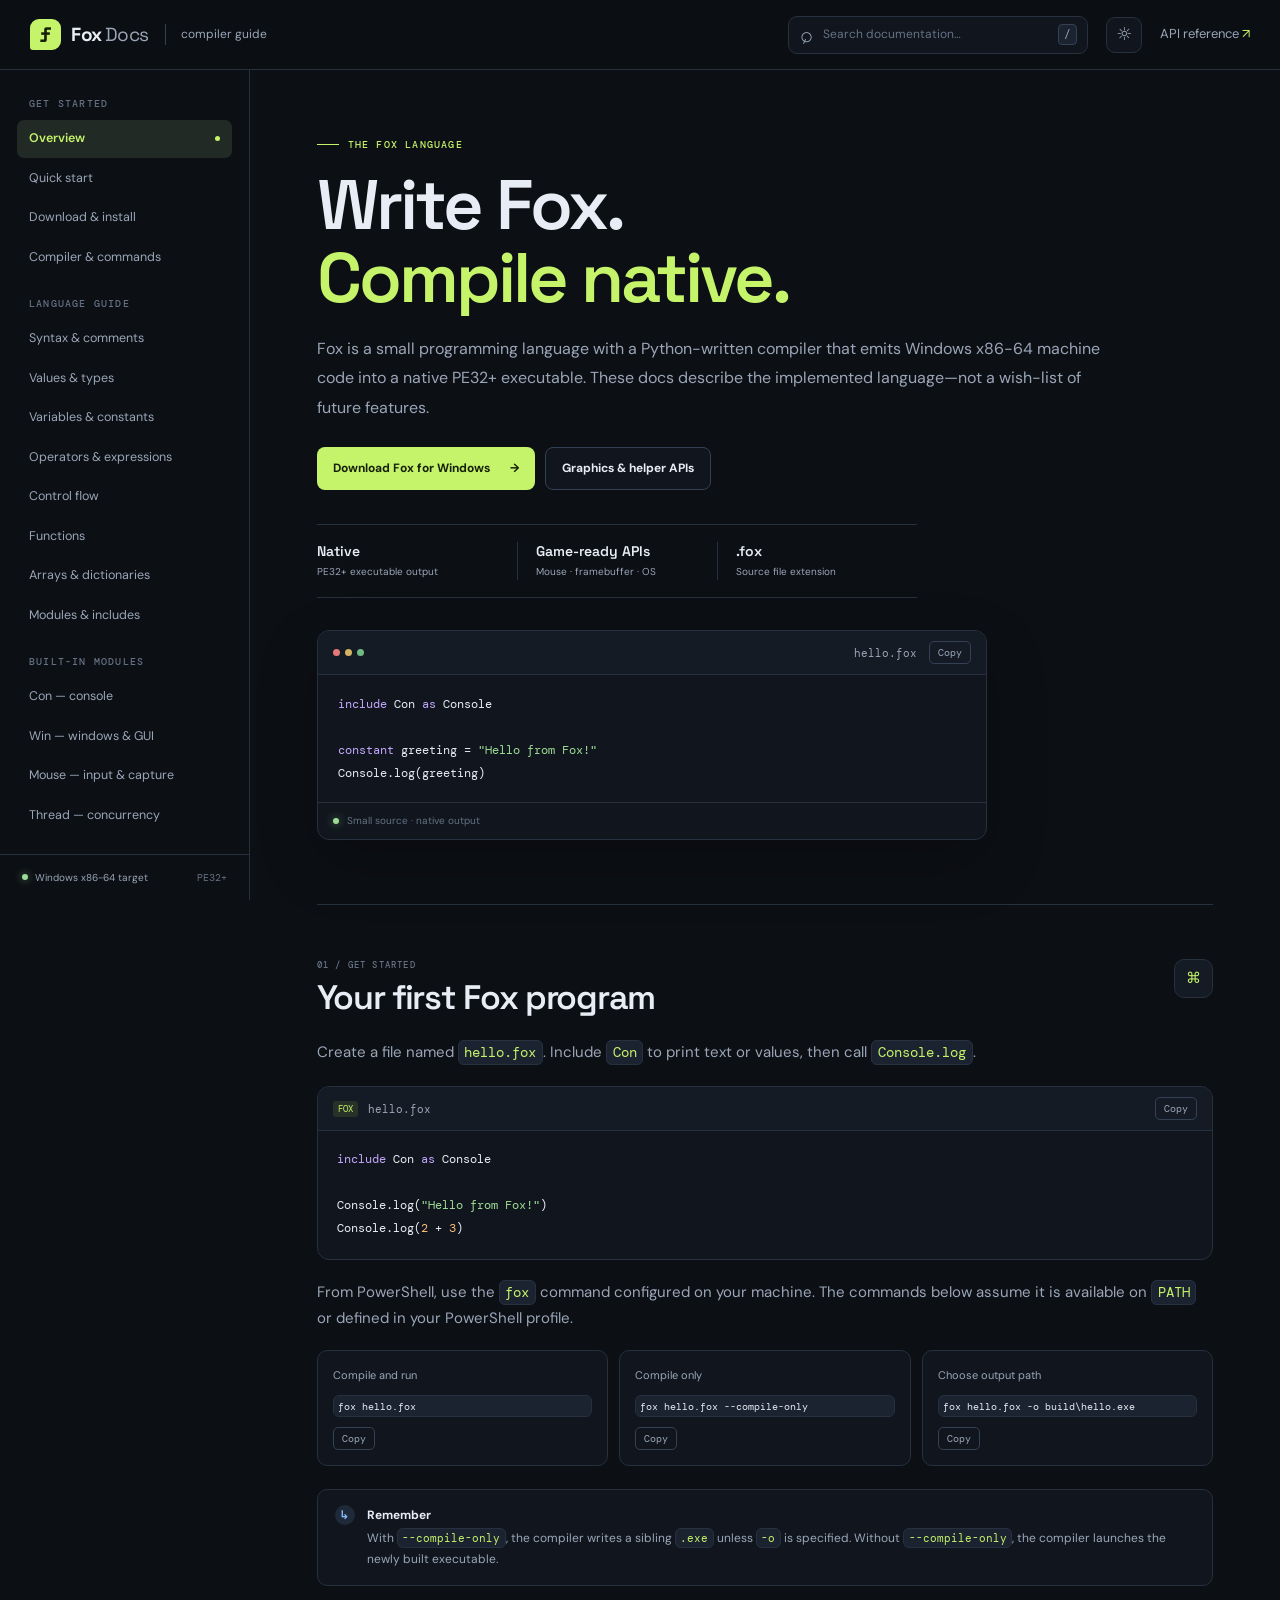
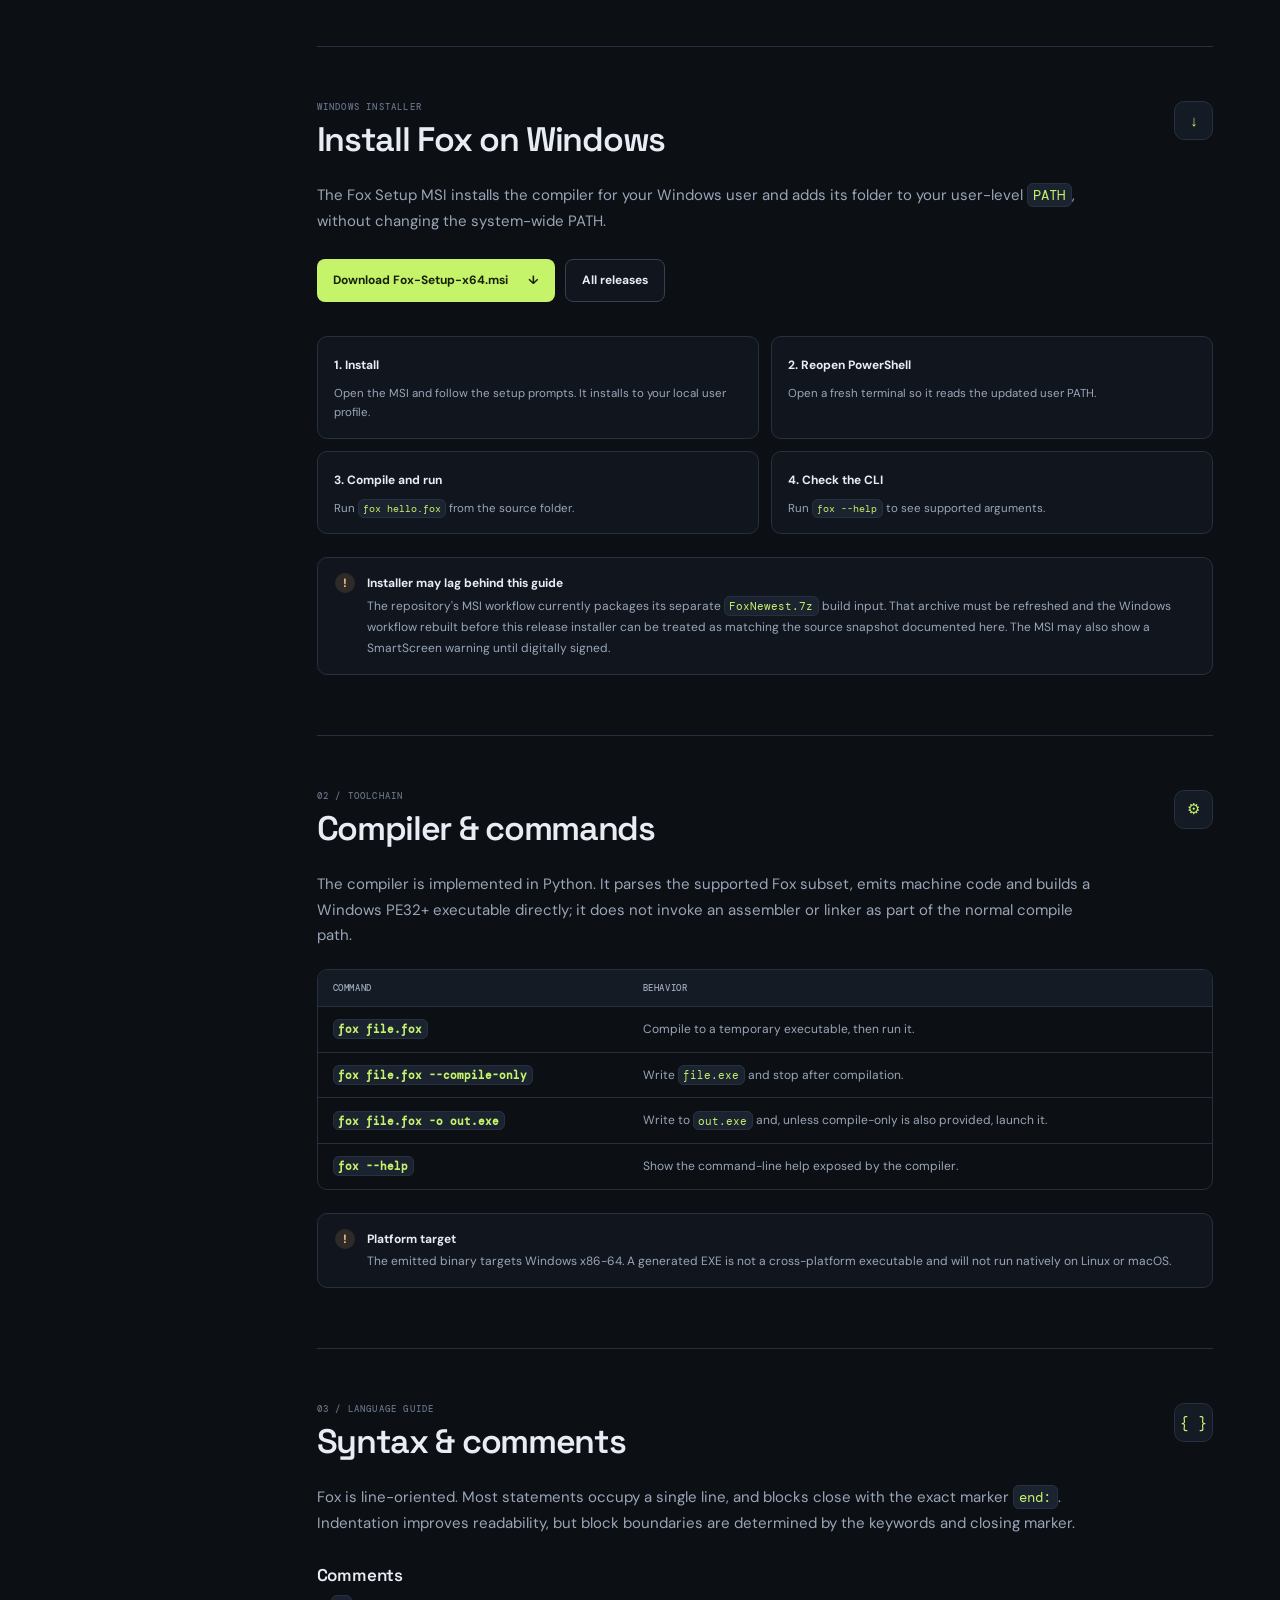
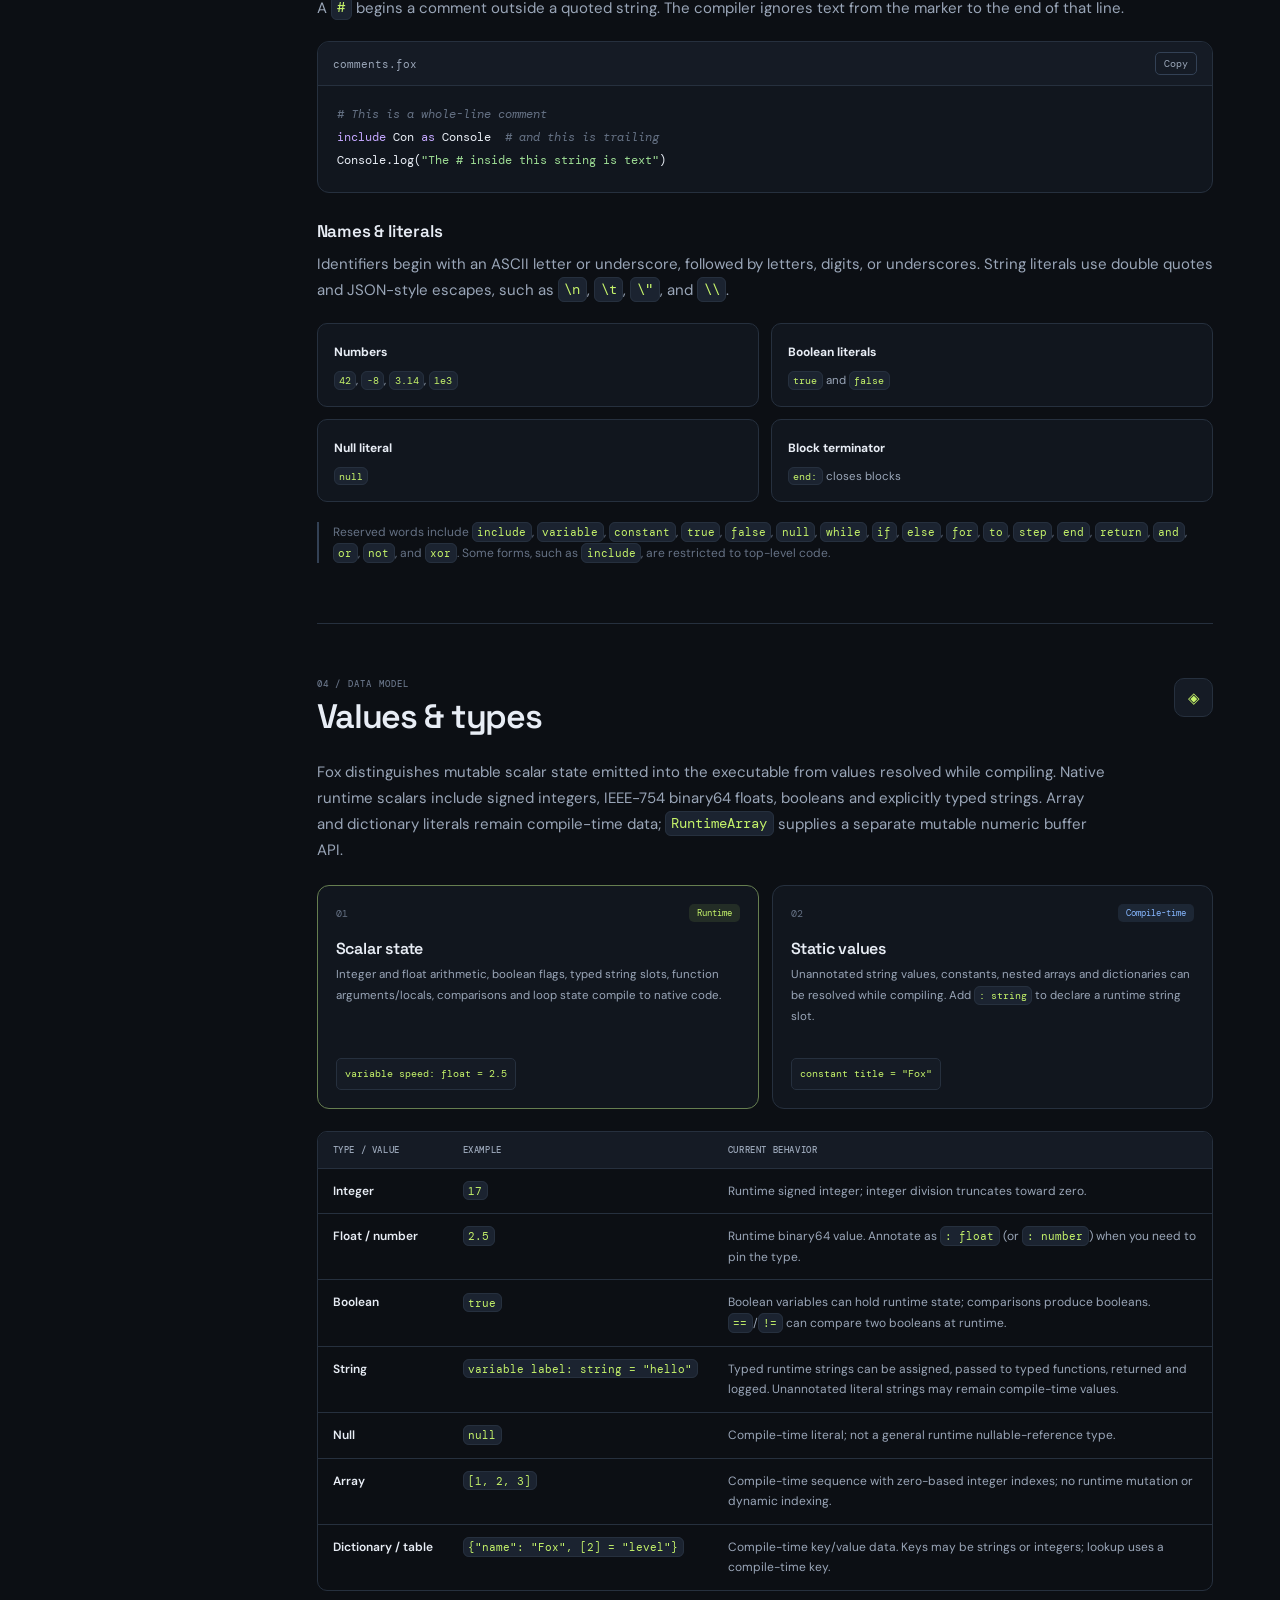
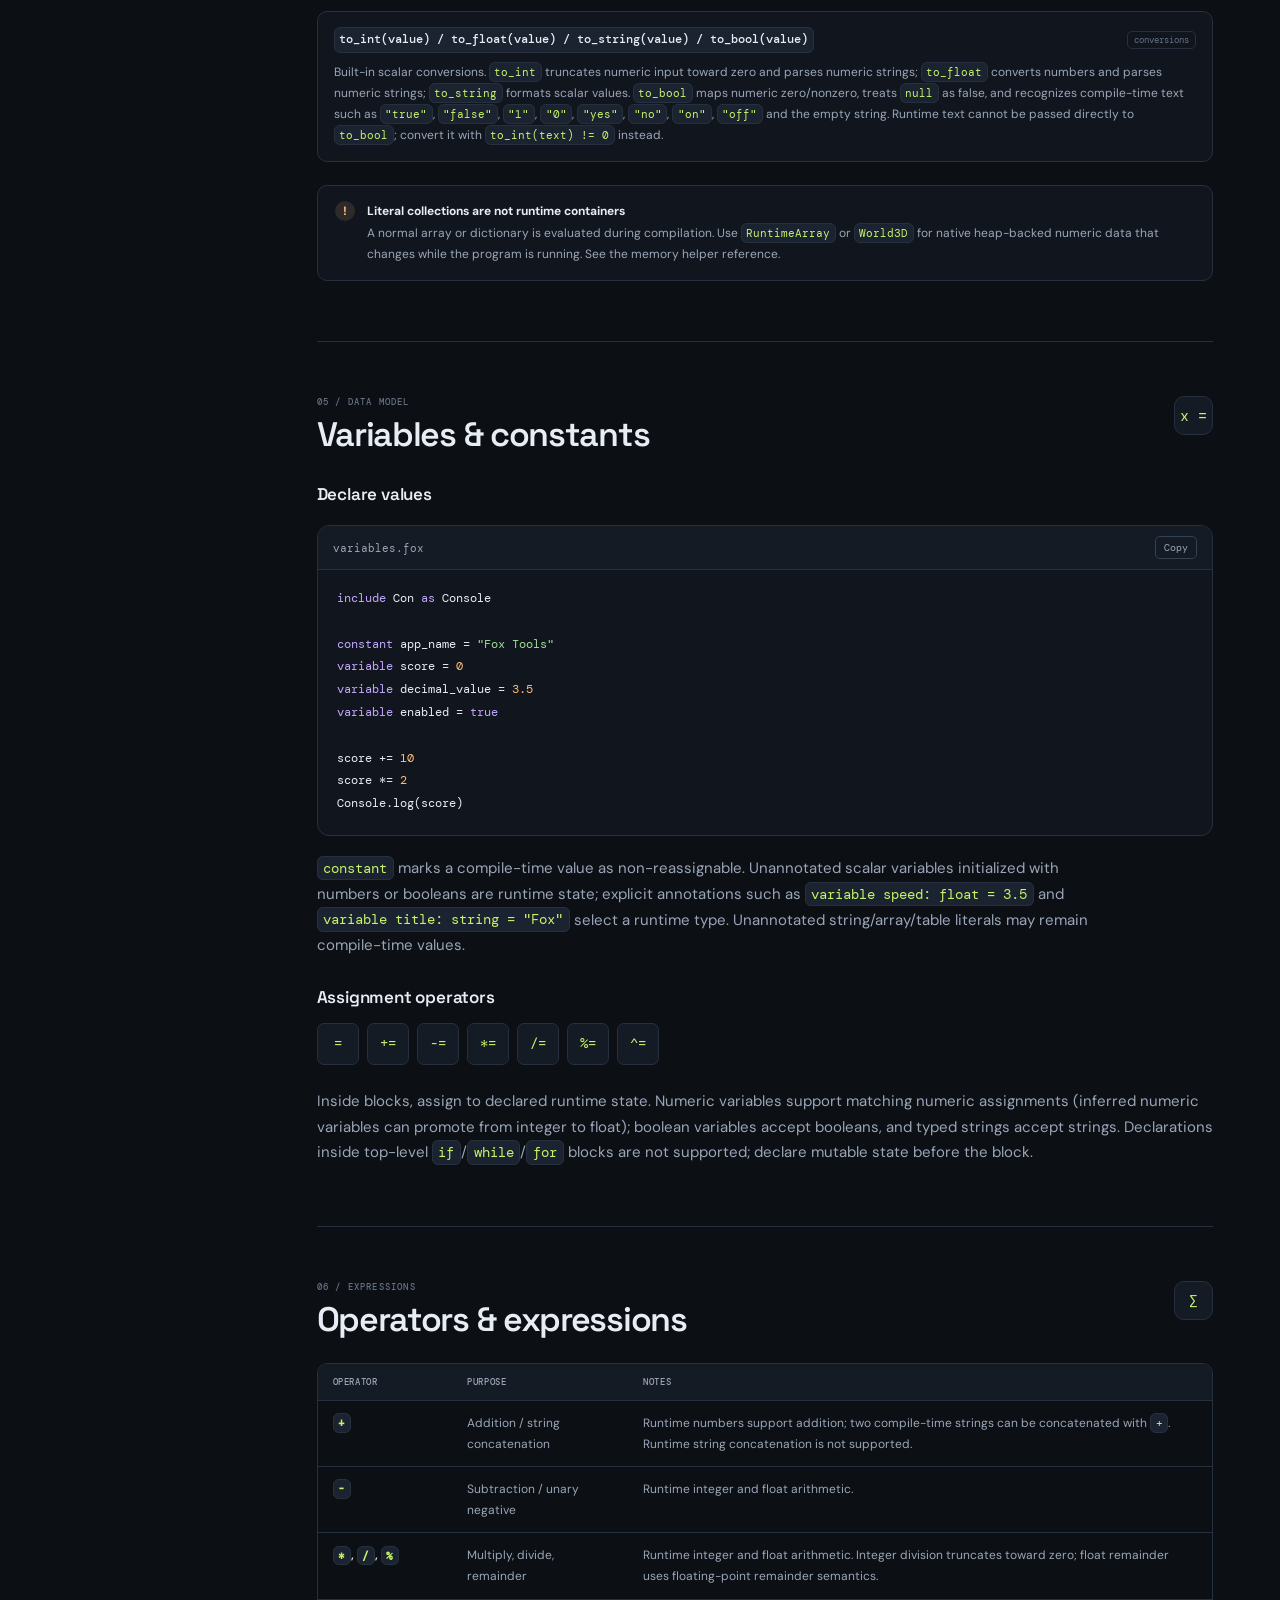
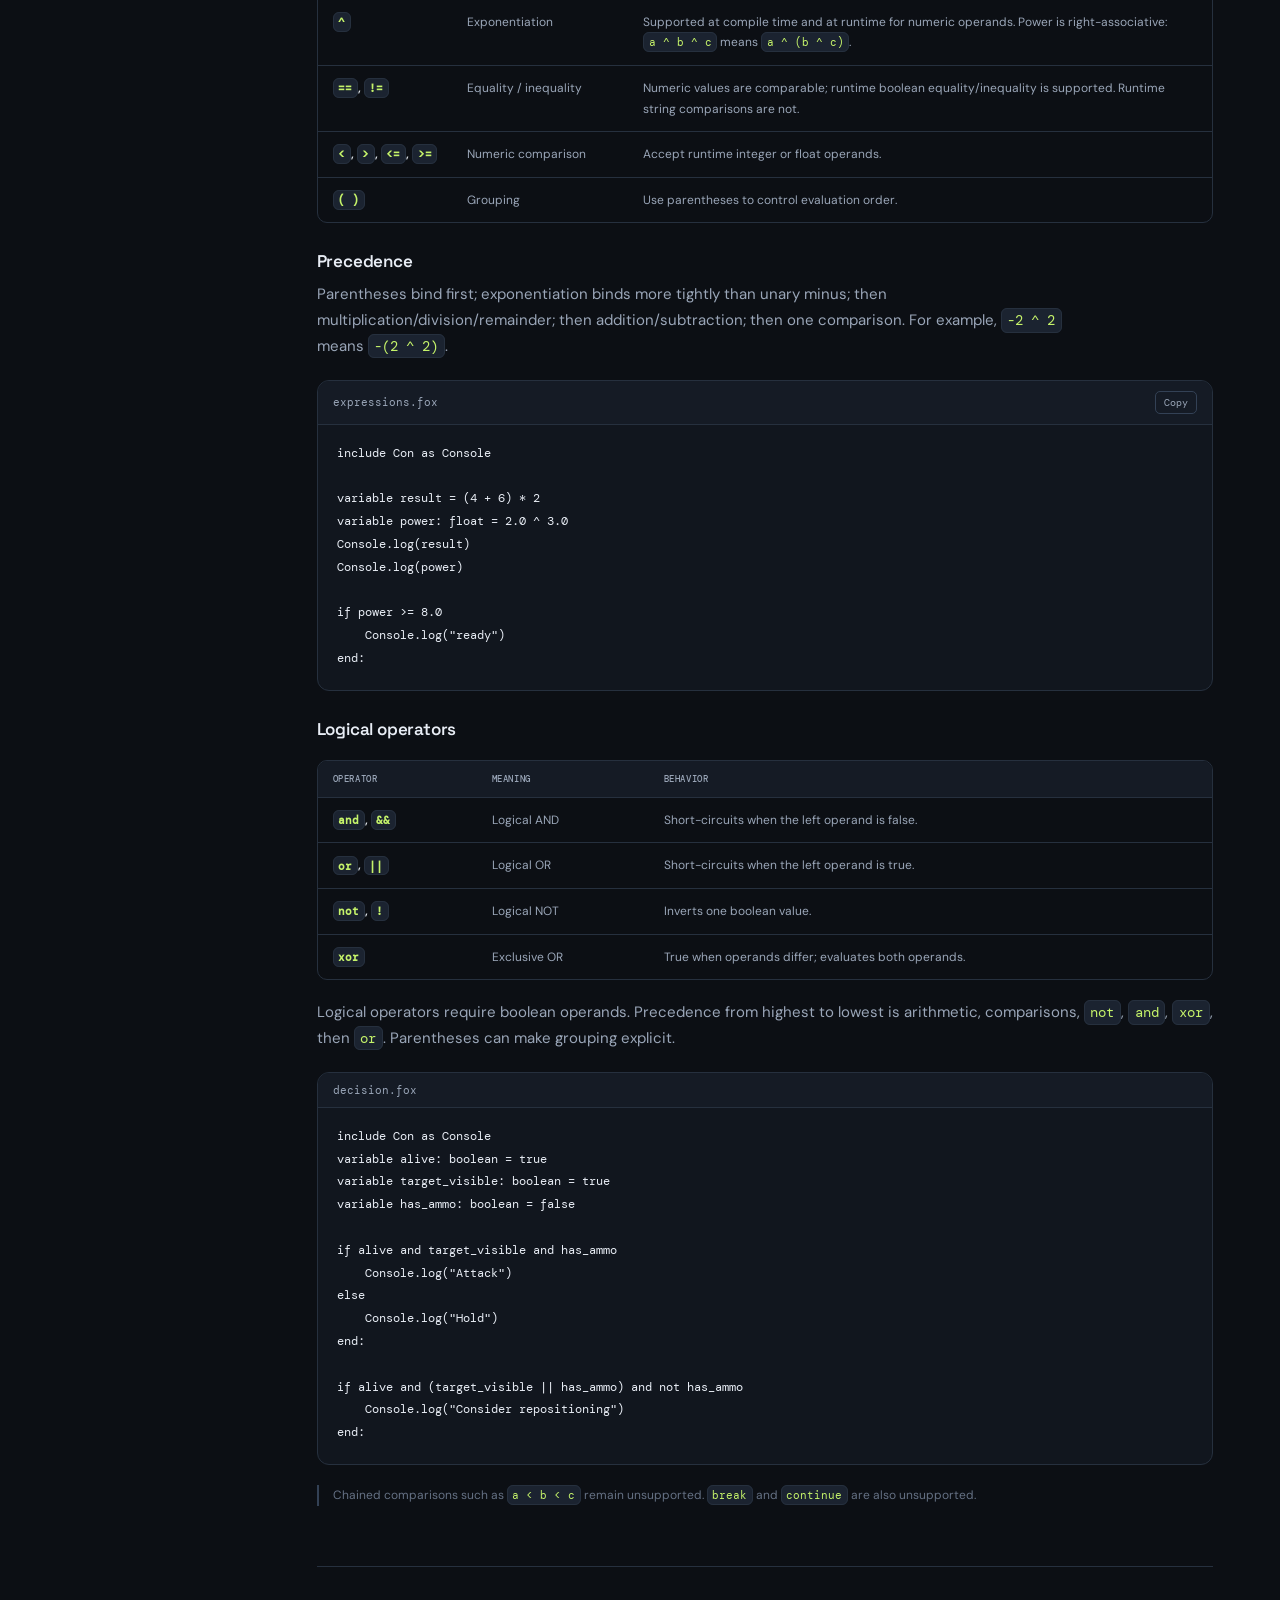
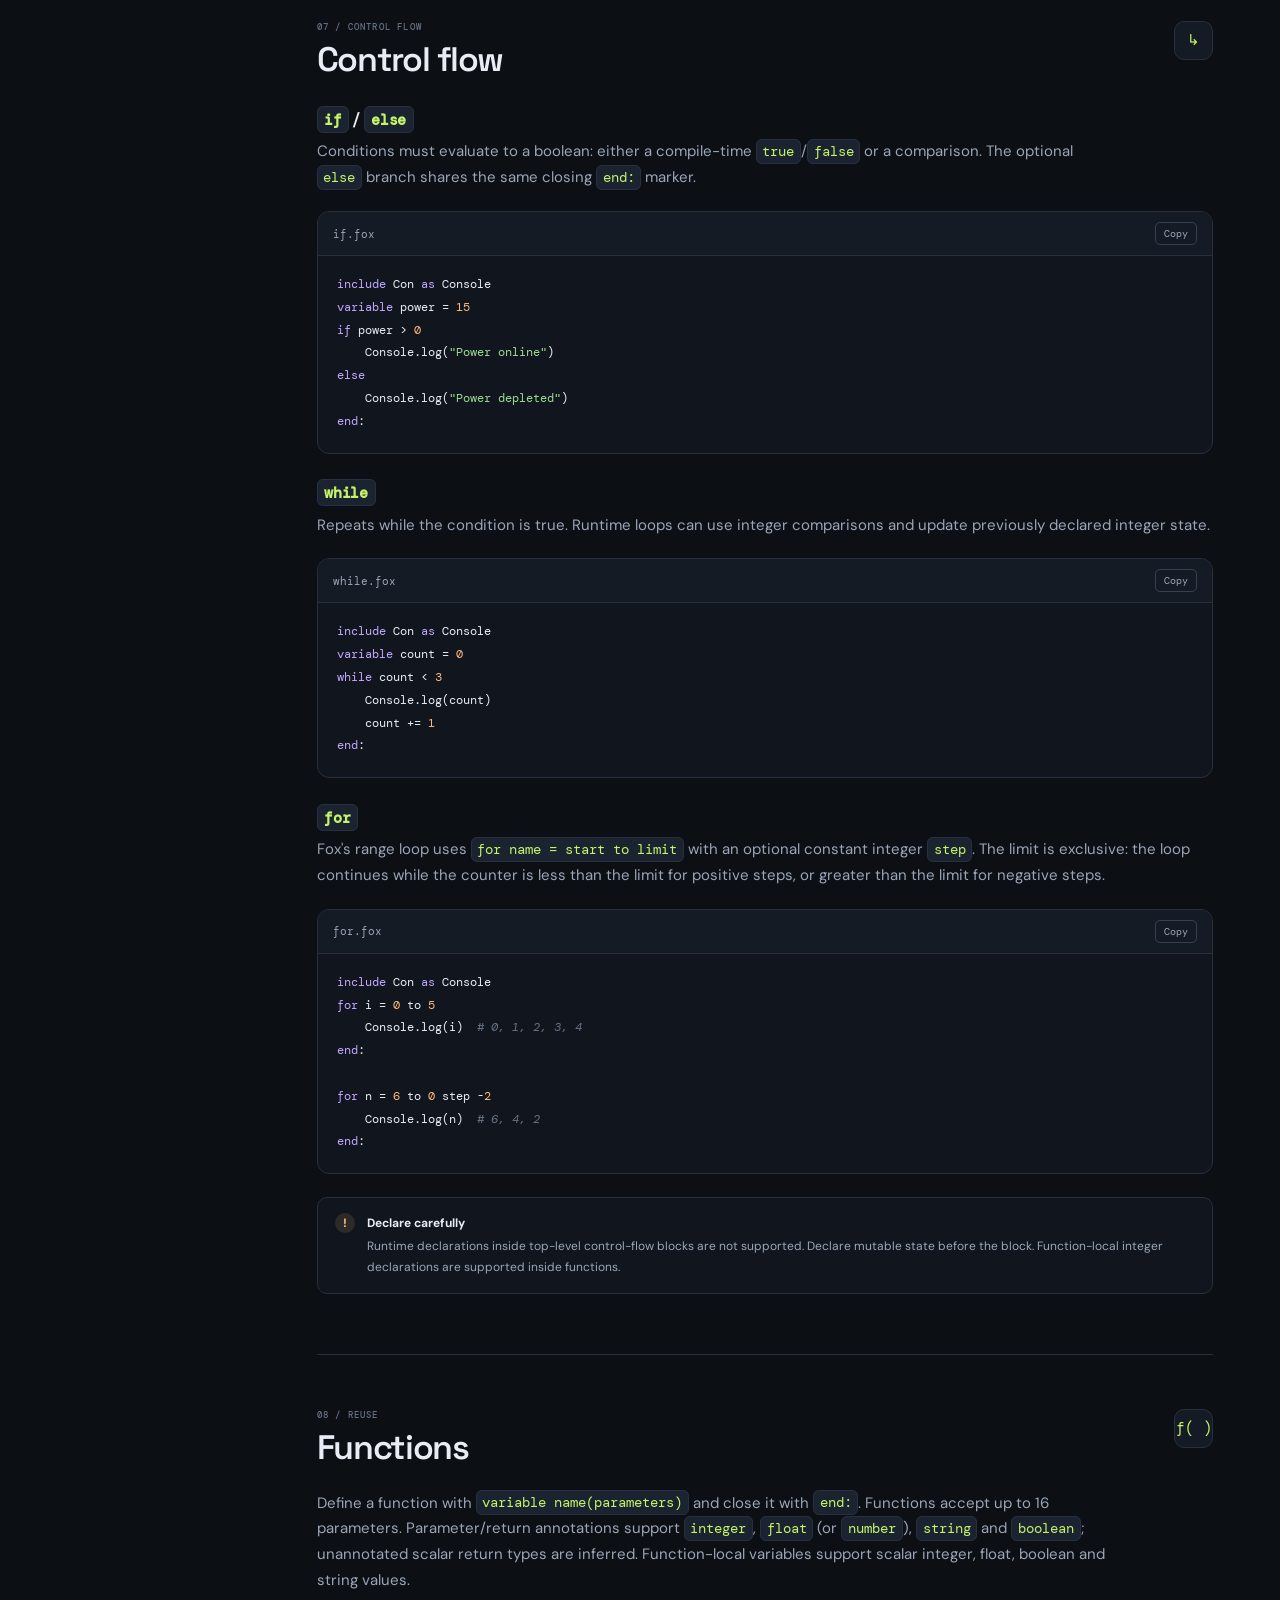
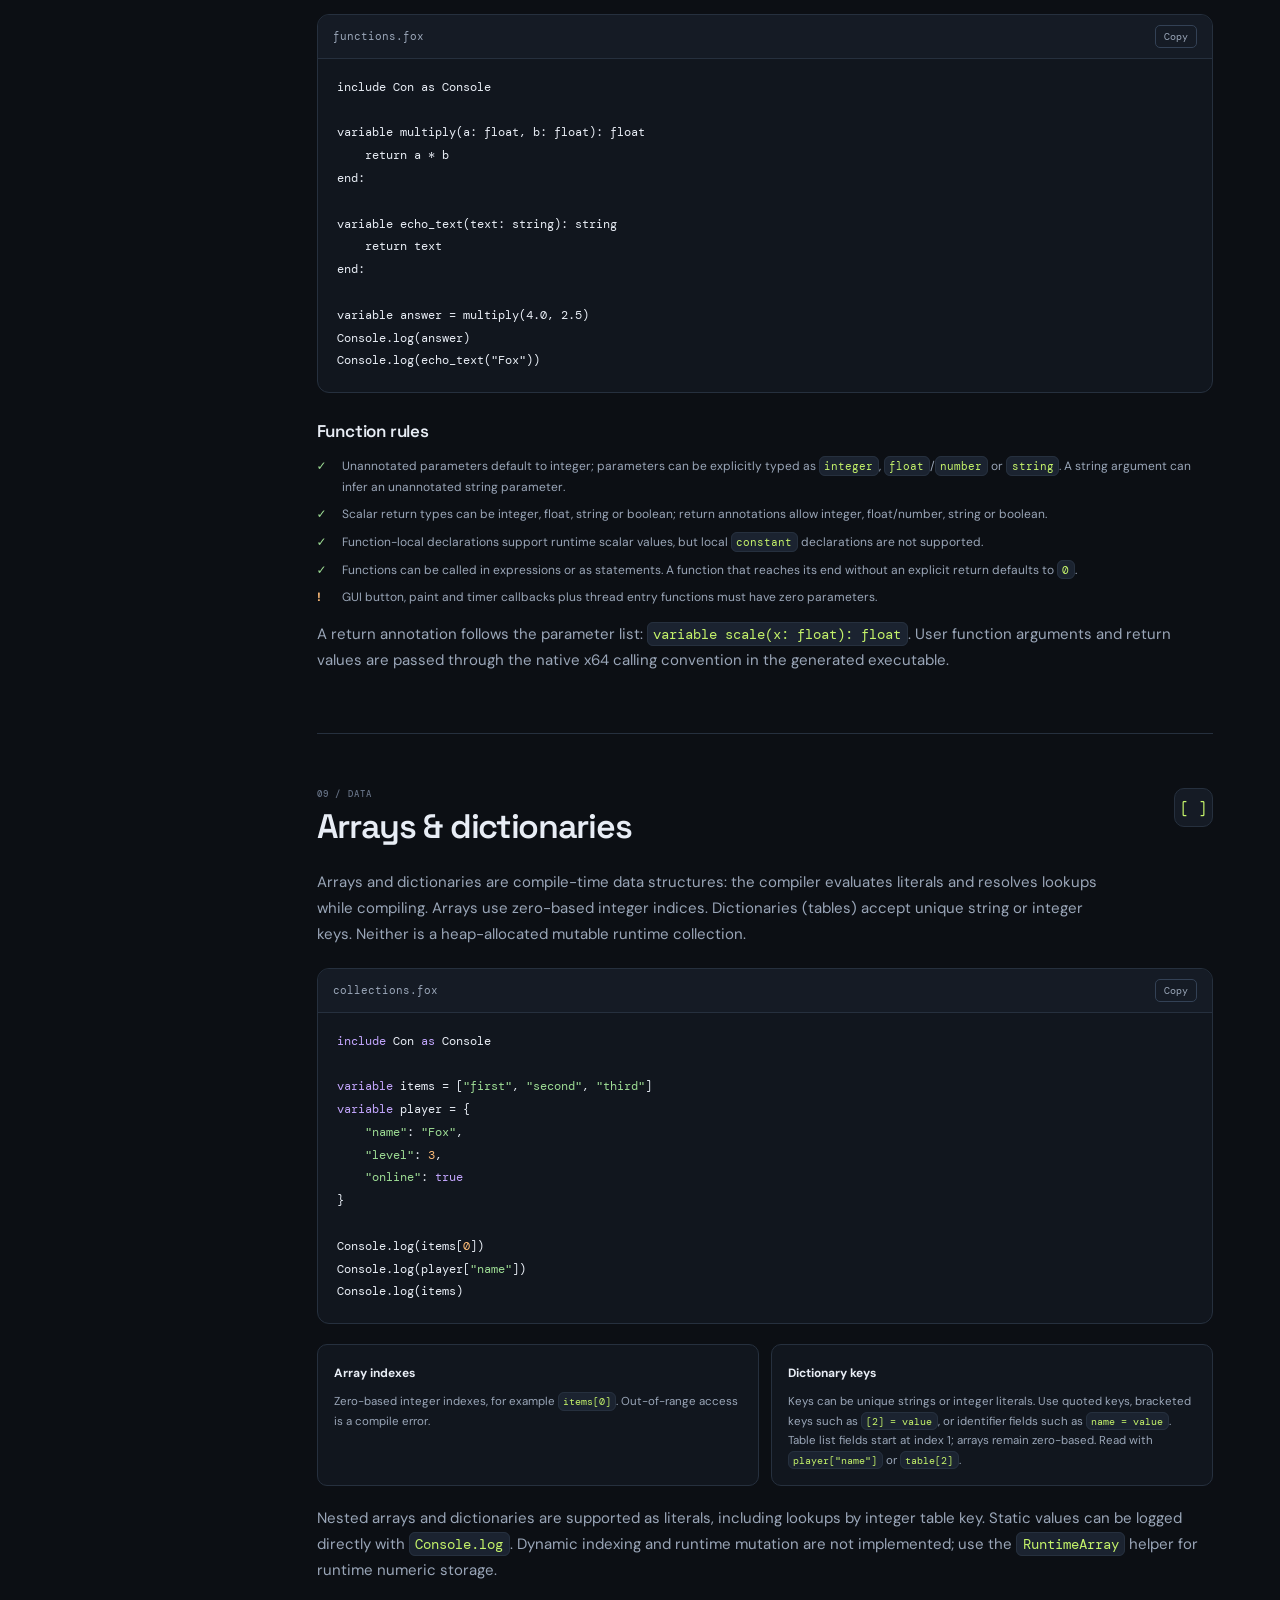
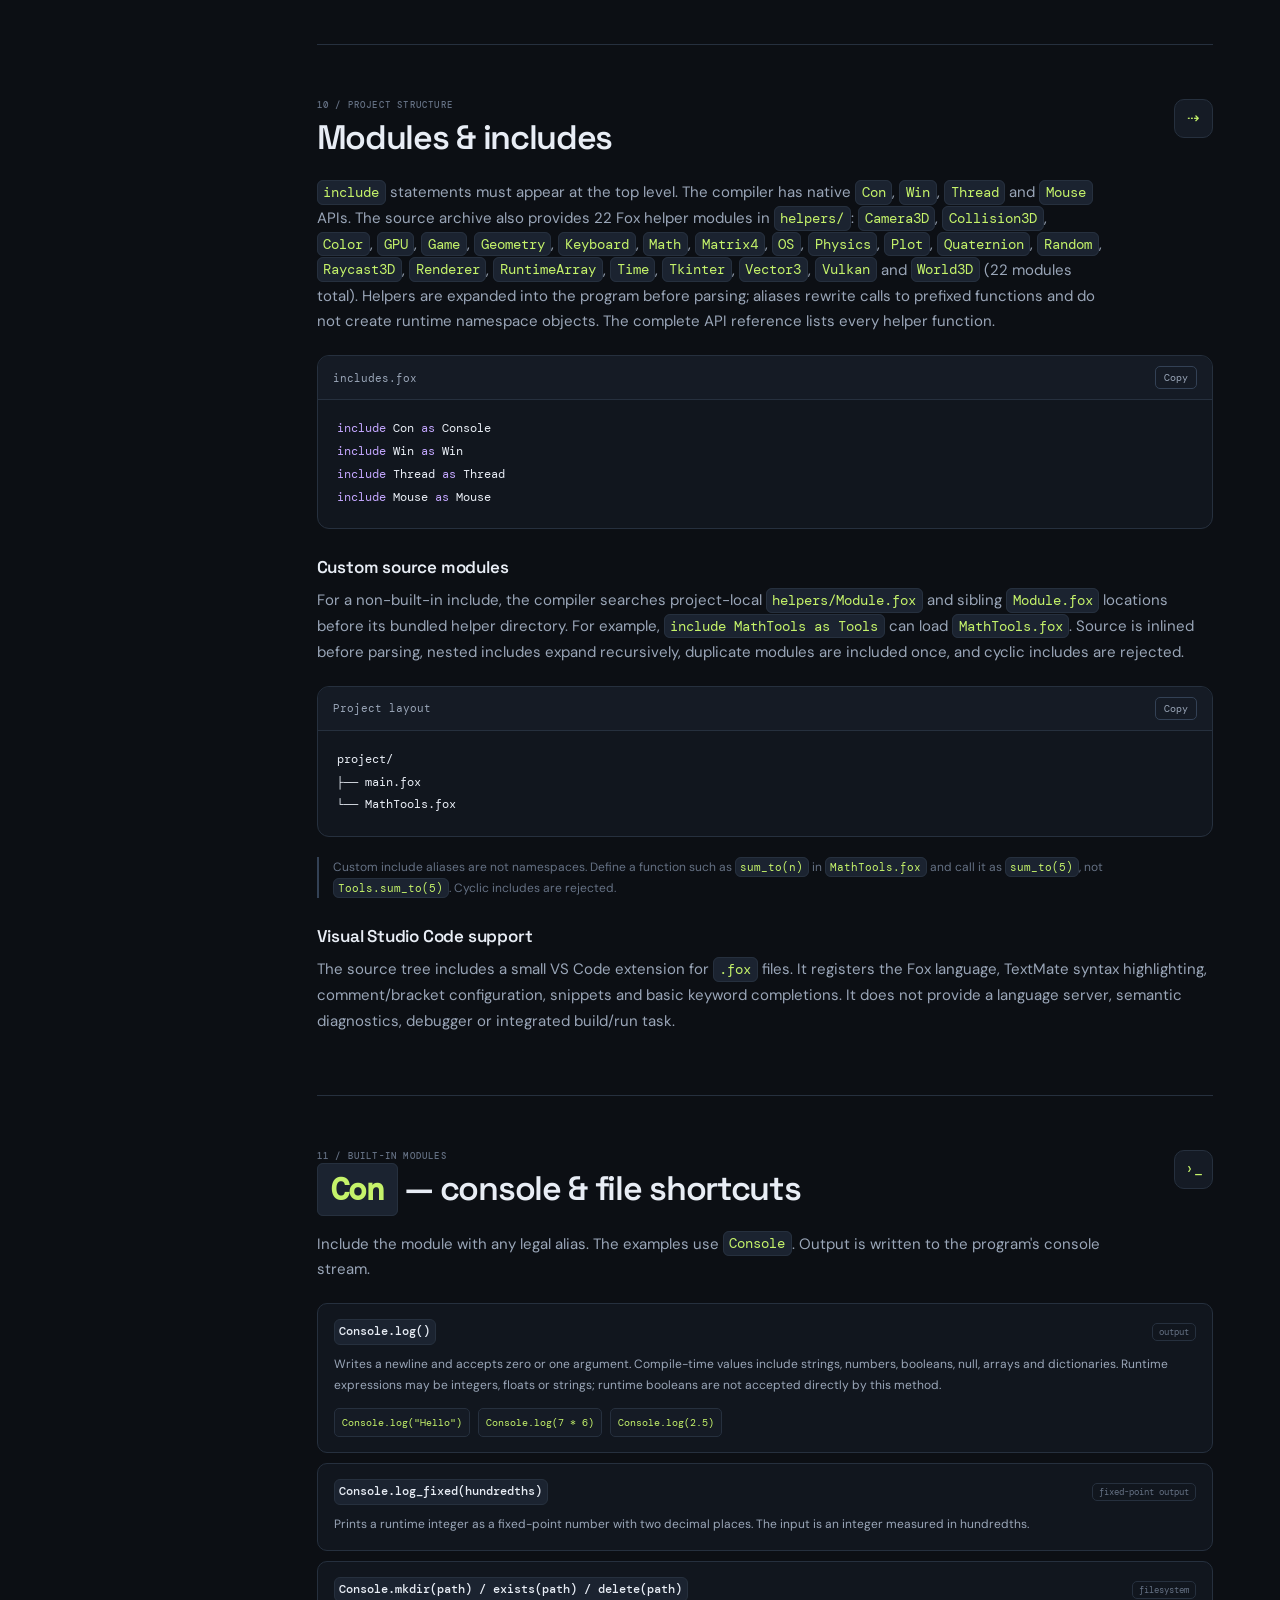
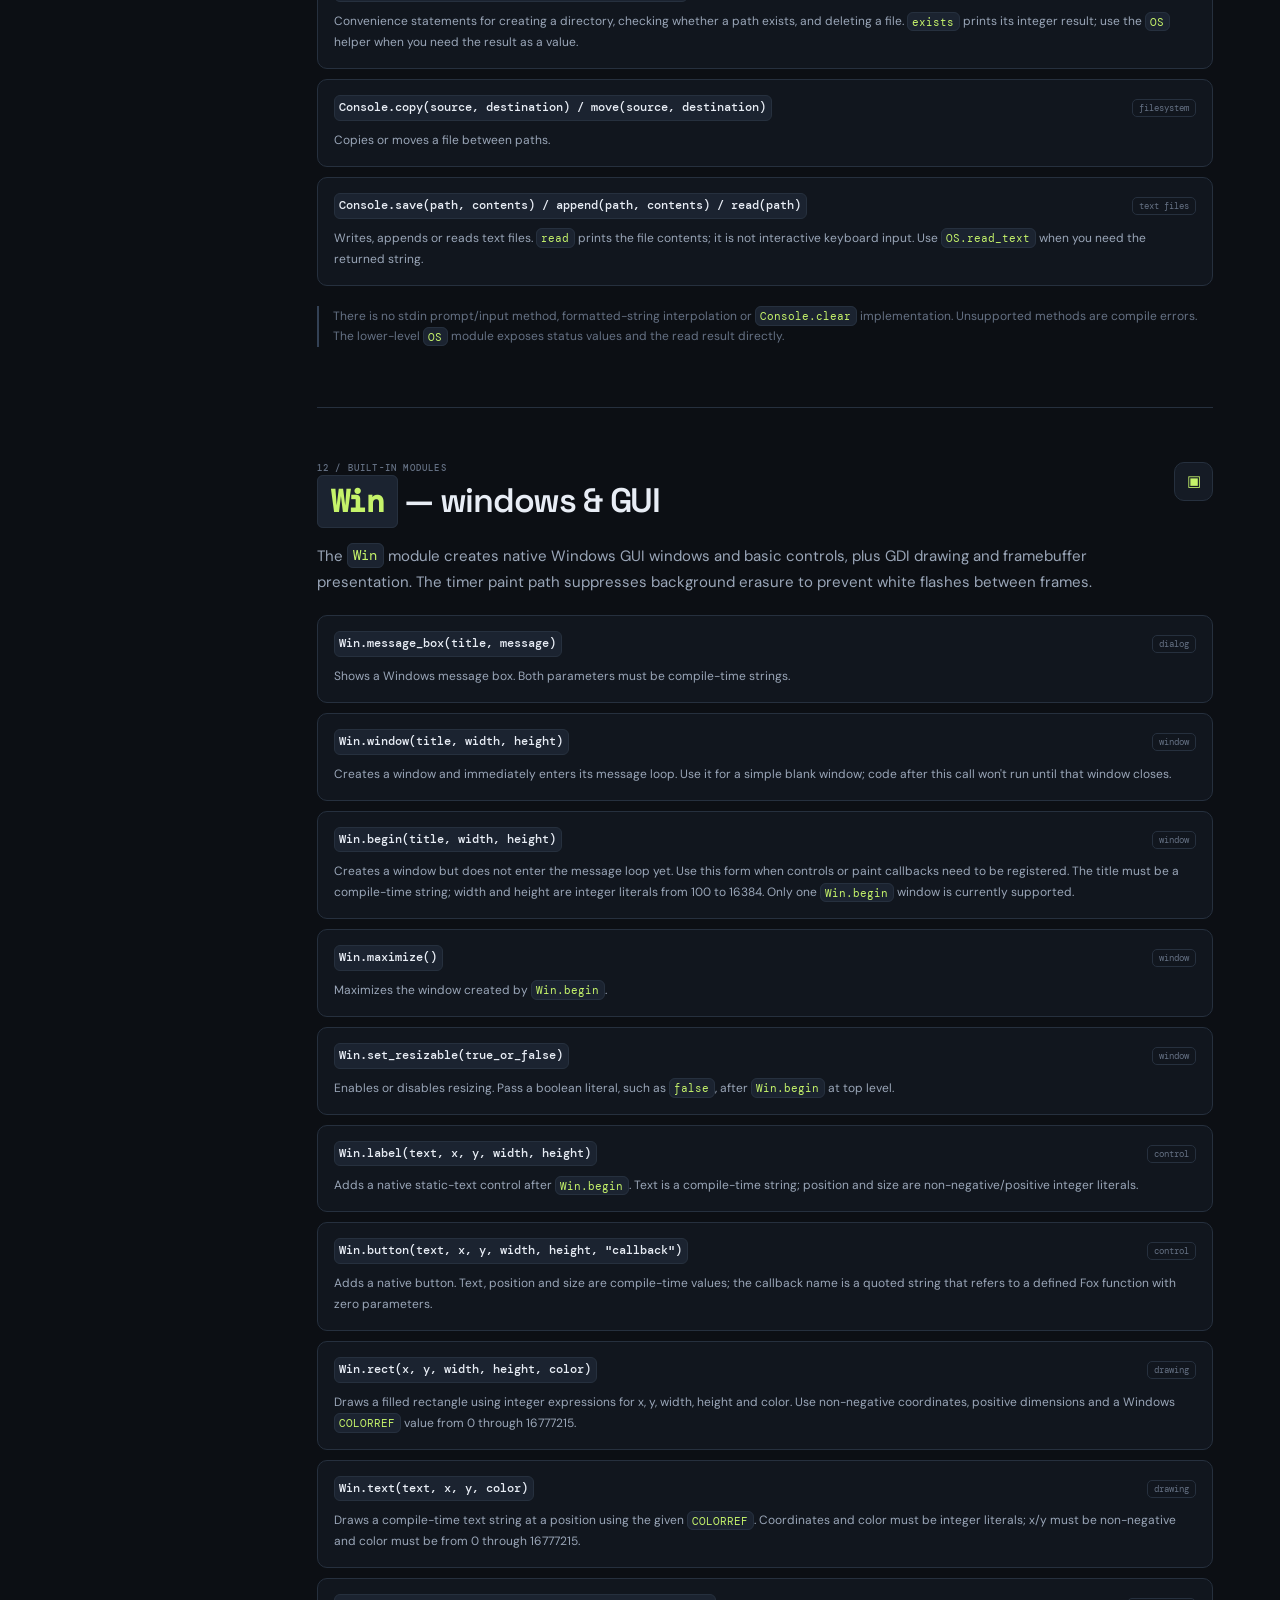
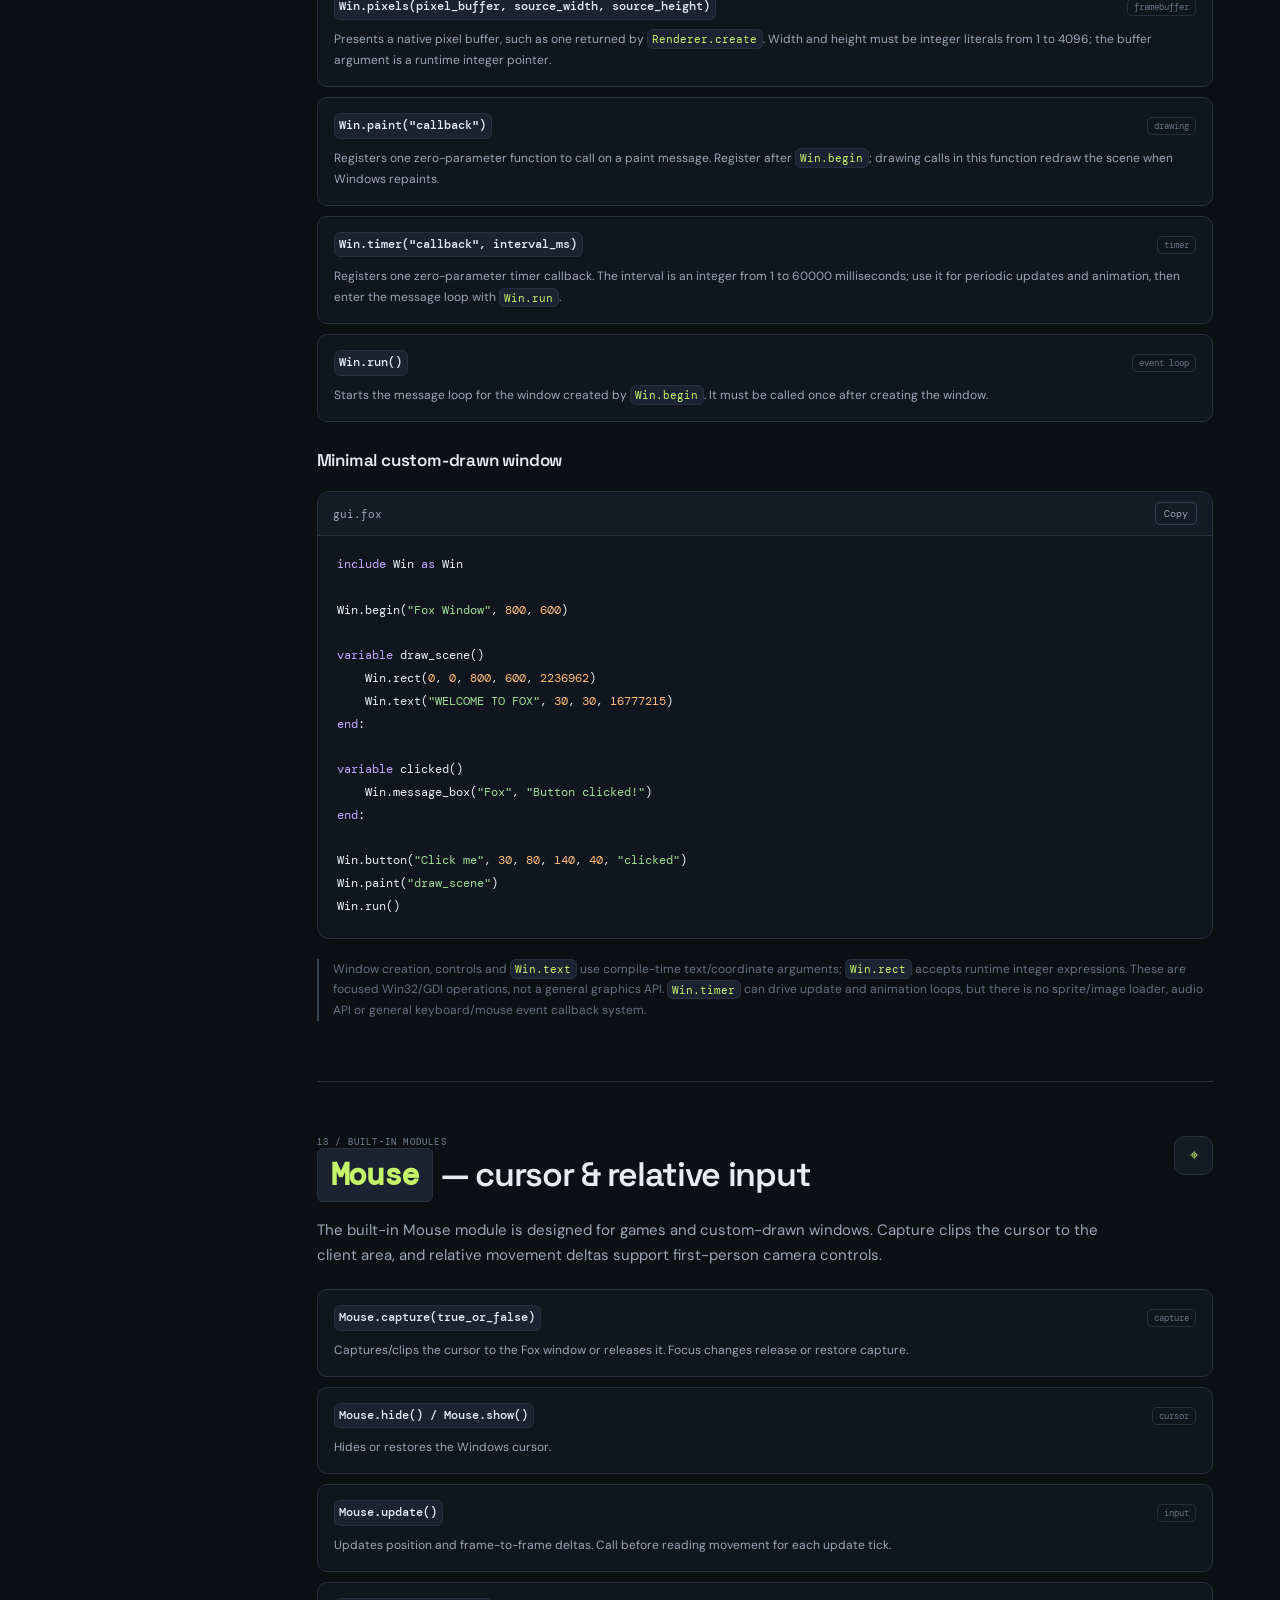
<file: index.html>
<!doctype html>
<html lang="en" data-theme="dark">
<head>
  <meta charset="utf-8">
  <meta name="viewport" content="width=device-width, initial-scale=1">
  <meta name="color-scheme" content="dark light">
  <meta name="description" content="Fox language documentation: native Windows compiler, typed runtime values, Win32 GUI, OpenGL, experimental Vulkan, and source helper APIs.">
  <title>Fox Language — Documentation</title>
  <link rel="stylesheet" href="styles.css">
  <script src="app.js" defer></script>
</head>
<body>
  <a class="skip-link" href="#main">Skip to documentation</a>
  <header class="topbar">
    <div class="brand-wrap">
      <button class="mobile-menu icon-button" id="mobile-menu" aria-label="Open navigation" aria-expanded="false"><span></span><span></span><span></span></button>
      <a class="brand" href="#top" aria-label="Fox Docs home"><span class="fox-mark">ƒ</span><span>Fox<span class="brand-light">Docs</span></span></a>
      <span class="version-tag">compiler guide</span>
    </div>
    <div class="top-actions">
      <label class="search-box" for="docs-search"><span class="search-icon" aria-hidden="true">⌕</span><input id="docs-search" type="search" placeholder="Search documentation…" autocomplete="off"><kbd> / </kbd></label>
      <button class="icon-button theme-toggle" id="theme-toggle" aria-label="Switch color theme" title="Switch color theme"><span id="theme-icon">☼</span></button>
      <a class="github-link" href="api-reference.html">API reference <span aria-hidden="true">↗</span></a>
    </div>
  </header>
  <div class="page-shell" id="top">
    <aside class="sidebar" id="sidebar" aria-label="Documentation navigation">
      <div class="sidebar-scroll">
        <div class="sidebar-label">GET STARTED</div>
        <a class="nav-link active" href="#overview">Overview <span class="nav-dot"></span></a>
        <a class="nav-link" href="#quickstart">Quick start</a>
        <a class="nav-link" href="#installer">Download & install</a>
        <a class="nav-link" href="#compiler">Compiler & commands</a>
        <div class="sidebar-label">LANGUAGE GUIDE</div>
        <a class="nav-link" href="#syntax">Syntax & comments</a>
        <a class="nav-link" href="#values">Values & types</a>
        <a class="nav-link" href="#variables">Variables & constants</a>
        <a class="nav-link" href="#operators">Operators & expressions</a>
        <a class="nav-link" href="#control-flow">Control flow</a>
        <a class="nav-link" href="#functions">Functions</a>
        <a class="nav-link" href="#collections">Arrays & dictionaries</a>
        <a class="nav-link" href="#modules">Modules & includes</a>
        <div class="sidebar-label">BUILT-IN MODULES</div>
        <a class="nav-link" href="#console">Con — console</a>
        <a class="nav-link" href="#windows">Win — windows & GUI</a>
        <a class="nav-link" href="#mouse">Mouse — input & capture</a>
        <a class="nav-link" href="#threads">Thread — concurrency</a>
        <div class="sidebar-label">HELPER LIBRARY</div>
        <a class="nav-link" href="#studio">Renderer · Plot · OS</a>
        <a class="nav-link" href="api-reference.html">Complete API reference ↗</a>
        <div class="sidebar-label">REFERENCE</div>
        <a class="nav-link" href="#errors">Compiler errors</a>
        <a class="nav-link" href="#limitations">Current limitations</a>
        <a class="nav-link" href="#examples">Examples</a>
        <div class="sidebar-note"><span class="note-icon">i</span><p>This guide documents the Fox compiler source snapshot audited for this revision. Fox is evolving; partial support and known source inconsistencies are called out where they matter.</p></div>
      </div>
      <div class="sidebar-footer"><span class="status-pip"></span> Windows x86-64 target <span class="sidebar-footer-right">PE32+</span></div>
    </aside>

    <main id="main" class="content">
      <section class="hero doc-section" id="overview" data-search="overview fox language compiler machine code native windows x86-64 PE32+">
        <div class="eyebrow"><span class="eyebrow-line"></span> THE FOX LANGUAGE</div>
        <h1>Write Fox.<br><span>Compile native.</span></h1>
        <p class="hero-copy">Fox is a small programming language with a Python-written compiler that emits Windows x86-64 machine code into a native PE32+ executable. These docs describe the implemented language—not a wish-list of future features.</p>
        <div class="hero-actions"><a class="button button-primary" href="#installer">Download Fox for Windows <span>→</span></a><a class="button button-secondary" href="api-reference.html">Graphics & helper APIs</a></div>
        <div class="hero-stats"><div><strong>Native</strong><span>PE32+ executable output</span></div><div><strong>Game-ready APIs</strong><span>Mouse · framebuffer · OS</span></div><div><strong>.fox</strong><span>Source file extension</span></div></div>
        <div class="hero-code-window" aria-label="Fox code example">
          <div class="window-bar"><div class="window-dots"><i></i><i></i><i></i></div><span>hello.fox</span><button class="copy-button" data-copy="hero-snippet">Copy</button></div>
          <pre><code id="hero-snippet"><span class="syn-keyword">include</span> Con <span class="syn-keyword">as</span> Console

<span class="syn-keyword">constant</span> greeting = <span class="syn-string">"Hello from Fox!"</span>
Console.log(greeting)</code></pre>
          <div class="code-foot"><span class="green-dot"></span> Small source · native output</div>
        </div>
      </section>

      <section class="doc-section" id="quickstart" data-search="quick start install hello world first program source file fox compile run">
        <div class="section-heading"><div><span class="section-kicker">01 / GET STARTED</span><h2>Your first Fox program</h2></div><span class="section-icon">⌘</span></div>
        <p>Create a file named <code>hello.fox</code>. Include <code>Con</code> to print text or values, then call <code>Console.log</code>.</p>
        <div class="code-card"><div class="code-header"><span><span class="file-pill">FOX</span> hello.fox</span><button class="copy-button" data-copy="quickstart-code">Copy</button></div><pre><code id="quickstart-code"><span class="syn-keyword">include</span> Con <span class="syn-keyword">as</span> Console

Console.log(<span class="syn-string">"Hello from Fox!"</span>)
Console.log(<span class="syn-number">2</span> + <span class="syn-number">3</span>)</code></pre></div>
        <p>From PowerShell, use the <code>fox</code> command configured on your machine. The commands below assume it is available on <code>PATH</code> or defined in your PowerShell profile.</p>
        <div class="command-grid"><div class="command-card"><span class="command-title">Compile and run</span><code>fox hello.fox</code><button class="copy-button" data-copy="cmd-run">Copy</button><span id="cmd-run" class="visually-hidden">fox hello.fox</span></div><div class="command-card"><span class="command-title">Compile only</span><code>fox hello.fox --compile-only</code><button class="copy-button" data-copy="cmd-compile">Copy</button><span id="cmd-compile" class="visually-hidden">fox hello.fox --compile-only</span></div><div class="command-card"><span class="command-title">Choose output path</span><code>fox hello.fox -o build\hello.exe</code><button class="copy-button" data-copy="cmd-output">Copy</button><span id="cmd-output" class="visually-hidden">fox hello.fox -o build\hello.exe</span></div></div>
        <div class="callout callout-blue"><span class="callout-symbol">↳</span><div><strong>Remember</strong><p>With <code>--compile-only</code>, the compiler writes a sibling <code>.exe</code> unless <code>-o</code> is specified. Without <code>--compile-only</code>, the compiler launches the newly built executable.</p></div></div>
      </section>

      <section class="doc-section" id="installer" data-search="download install MSI Windows PowerShell PATH command line compiler">
        <div class="section-heading"><div><span class="section-kicker">WINDOWS INSTALLER</span><h2>Install Fox on Windows</h2></div><span class="section-icon">↓</span></div>
        <p>The Fox Setup MSI installs the compiler for your Windows user and adds its folder to your user-level <code>PATH</code>, without changing the system-wide PATH.</p>
        <div class="hero-actions"><a class="button button-primary" href="https://github.com/MaksioSkacz/Fox-as-a-language/releases/latest/download/Fox-Setup-x64.msi">Download Fox-Setup-x64.msi <span>↓</span></a><a class="button button-secondary" href="https://github.com/MaksioSkacz/Fox-as-a-language/releases">All releases</a></div>
        <div class="mini-grid"><div class="mini-card"><strong>1. Install</strong><p>Open the MSI and follow the setup prompts. It installs to your local user profile.</p></div><div class="mini-card"><strong>2. Reopen PowerShell</strong><p>Open a fresh terminal so it reads the updated user PATH.</p></div><div class="mini-card"><strong>3. Compile and run</strong><p>Run <code>fox hello.fox</code> from the source folder.</p></div><div class="mini-card"><strong>4. Check the CLI</strong><p>Run <code>fox --help</code> to see supported arguments.</p></div></div>
        <div class="callout callout-warn"><span class="callout-symbol">!</span><div><strong>Installer may lag behind this guide</strong><p>The repository's MSI workflow currently packages its separate <code>FoxNewest.7z</code> build input. That archive must be refreshed and the Windows workflow rebuilt before this release installer can be treated as matching the source snapshot documented here. The MSI may also show a SmartScreen warning until digitally signed.</p></div></div>
      </section>

      <section class="doc-section" id="compiler" data-search="compiler command line flags output exe compile-only -o run target platform PE32+ Python">
        <div class="section-heading"><div><span class="section-kicker">02 / TOOLCHAIN</span><h2>Compiler & commands</h2></div><span class="section-icon">⚙</span></div>
        <p>The compiler is implemented in Python. It parses the supported Fox subset, emits machine code and builds a Windows PE32+ executable directly; it does not invoke an assembler or linker as part of the normal compile path.</p>
        <div class="table-wrap"><table><thead><tr><th>Command</th><th>Behavior</th></tr></thead><tbody><tr><td><code>fox file.fox</code></td><td>Compile to a temporary executable, then run it.</td></tr><tr><td><code>fox file.fox --compile-only</code></td><td>Write <code>file.exe</code> and stop after compilation.</td></tr><tr><td><code>fox file.fox -o out.exe</code></td><td>Write to <code>out.exe</code> and, unless compile-only is also provided, launch it.</td></tr><tr><td><code>fox --help</code></td><td>Show the command-line help exposed by the compiler.</td></tr></tbody></table></div>
        <div class="callout callout-warn"><span class="callout-symbol">!</span><div><strong>Platform target</strong><p>The emitted binary targets Windows x86-64. A generated EXE is not a cross-platform executable and will not run natively on Linux or macOS.</p></div></div>
      </section>

      <section class="doc-section" id="syntax" data-search="syntax comments newline indentation strings identifiers reserved words literals hash comments">
        <div class="section-heading"><div><span class="section-kicker">03 / LANGUAGE GUIDE</span><h2>Syntax & comments</h2></div><span class="section-icon">{ }</span></div>
        <p>Fox is line-oriented. Most statements occupy a single line, and blocks close with the exact marker <code>end:</code>. Indentation improves readability, but block boundaries are determined by the keywords and closing marker.</p>
        <h3>Comments</h3><p>A <code>#</code> begins a comment outside a quoted string. The compiler ignores text from the marker to the end of that line.</p>
        <div class="code-card"><div class="code-header"><span>comments.fox</span><button class="copy-button" data-copy="comments-code">Copy</button></div><pre><code id="comments-code"><span class="syn-comment"># This is a whole-line comment</span>
<span class="syn-keyword">include</span> Con <span class="syn-keyword">as</span> Console  <span class="syn-comment"># and this is trailing</span>
Console.log(<span class="syn-string">"The # inside this string is text"</span>)</code></pre></div>
        <h3>Names & literals</h3><p>Identifiers begin with an ASCII letter or underscore, followed by letters, digits, or underscores. String literals use double quotes and JSON-style escapes, such as <code>\n</code>, <code>\t</code>, <code>\"</code>, and <code>\\</code>.</p>
        <div class="mini-grid"><div class="mini-card"><strong>Numbers</strong><p><code>42</code>, <code>-8</code>, <code>3.14</code>, <code>1e3</code></p></div><div class="mini-card"><strong>Boolean literals</strong><p><code>true</code> and <code>false</code></p></div><div class="mini-card"><strong>Null literal</strong><p><code>null</code></p></div><div class="mini-card"><strong>Block terminator</strong><p><code>end:</code> closes blocks</p></div></div>
        <p class="muted-note">Reserved words include <code>include</code>, <code>variable</code>, <code>constant</code>, <code>true</code>, <code>false</code>, <code>null</code>, <code>while</code>, <code>if</code>, <code>else</code>, <code>for</code>, <code>to</code>, <code>step</code>, <code>end</code>, <code>return</code>, <code>and</code>, <code>or</code>, <code>not</code>, and <code>xor</code>. Some forms, such as <code>include</code>, are restricted to top-level code.</p>
      </section>

      <section class="doc-section" id="values" data-search="values types integer binary64 float string boolean null array dictionary compile time runtime model">
        <div class="section-heading"><div><span class="section-kicker">04 / DATA MODEL</span><h2>Values & types</h2></div><span class="section-icon">◈</span></div>
        <p>Fox distinguishes mutable scalar state emitted into the executable from values resolved while compiling. Native runtime scalars include signed integers, IEEE-754 binary64 floats, booleans and explicitly typed strings. Array and dictionary literals remain compile-time data; <code>RuntimeArray</code> supplies a separate mutable numeric buffer API.</p>
        <div class="type-cards"><div class="type-card type-runtime"><div class="type-top"><span class="type-symbol">01</span><span class="type-badge runtime-badge">Runtime</span></div><h3>Scalar state</h3><p>Integer and float arithmetic, boolean flags, typed string slots, function arguments/locals, comparisons and loop state compile to native code.</p><code>variable speed: float = 2.5</code></div><div class="type-card"><div class="type-top"><span class="type-symbol">02</span><span class="type-badge compile-badge">Compile-time</span></div><h3>Static values</h3><p>Unannotated string values, constants, nested arrays and dictionaries can be resolved while compiling. Add <code>: string</code> to declare a runtime string slot.</p><code>constant title = "Fox"</code></div></div>
        <div class="table-wrap"><table><thead><tr><th>Type / value</th><th>Example</th><th>Current behavior</th></tr></thead><tbody><tr><td>Integer</td><td><code>17</code></td><td>Runtime signed integer; integer division truncates toward zero.</td></tr><tr><td>Float / number</td><td><code>2.5</code></td><td>Runtime binary64 value. Annotate as <code>: float</code> (or <code>: number</code>) when you need to pin the type.</td></tr><tr><td>Boolean</td><td><code>true</code></td><td>Boolean variables can hold runtime state; comparisons produce booleans. <code>==</code>/<code>!=</code> can compare two booleans at runtime.</td></tr><tr><td>String</td><td><code>variable label: string = "hello"</code></td><td>Typed runtime strings can be assigned, passed to typed functions, returned and logged. Unannotated literal strings may remain compile-time values.</td></tr><tr><td>Null</td><td><code>null</code></td><td>Compile-time literal; not a general runtime nullable-reference type.</td></tr><tr><td>Array</td><td><code>[1, 2, 3]</code></td><td>Compile-time sequence with zero-based integer indexes; no runtime mutation or dynamic indexing.</td></tr><tr><td>Dictionary / table</td><td><code>{"name": "Fox", [2] = "level"}</code></td><td>Compile-time key/value data. Keys may be strings or integers; lookup uses a compile-time key.</td></tr></tbody></table></div>
        <div class="api-card"><div class="api-signature"><code>to_int(value) / to_float(value) / to_string(value) / to_bool(value)</code><span class="api-tag">conversions</span></div><p>Built-in scalar conversions. <code>to_int</code> truncates numeric input toward zero and parses numeric strings; <code>to_float</code> converts numbers and parses numeric strings; <code>to_string</code> formats scalar values. <code>to_bool</code> maps numeric zero/nonzero, treats <code>null</code> as false, and recognizes compile-time text such as <code>"true"</code>, <code>"false"</code>, <code>"1"</code>, <code>"0"</code>, <code>"yes"</code>, <code>"no"</code>, <code>"on"</code>, <code>"off"</code> and the empty string. Runtime text cannot be passed directly to <code>to_bool</code>; convert it with <code>to_int(text) != 0</code> instead.</p></div>

        <div class="callout callout-warn"><span class="callout-symbol">!</span><div><strong>Literal collections are not runtime containers</strong><p>A normal array or dictionary is evaluated during compilation. Use <code>RuntimeArray</code> or <code>World3D</code> for native heap-backed numeric data that changes while the program is running. See the <a href="api-reference.html#world">memory helper reference</a>.</p></div></div>
      </section>

      <section class="doc-section" id="variables" data-search="variable constant declaration assignment compound plus equals runtime variable compile time constant type consistency">
        <div class="section-heading"><div><span class="section-kicker">05 / DATA MODEL</span><h2>Variables & constants</h2></div><span class="section-icon">x =</span></div>
        <h3>Declare values</h3><div class="code-card"><div class="code-header"><span>variables.fox</span><button class="copy-button" data-copy="variables-code">Copy</button></div><pre><code id="variables-code"><span class="syn-keyword">include</span> Con <span class="syn-keyword">as</span> Console

<span class="syn-keyword">constant</span> app_name = <span class="syn-string">"Fox Tools"</span>
<span class="syn-keyword">variable</span> score = <span class="syn-number">0</span>
<span class="syn-keyword">variable</span> decimal_value = <span class="syn-number">3.5</span>
<span class="syn-keyword">variable</span> enabled = <span class="syn-keyword">true</span>

score += <span class="syn-number">10</span>
score *= <span class="syn-number">2</span>
Console.log(score)</code></pre></div>
        <p><code>constant</code> marks a compile-time value as non-reassignable. Unannotated scalar variables initialized with numbers or booleans are runtime state; explicit annotations such as <code>variable speed: float = 3.5</code> and <code>variable title: string = "Fox"</code> select a runtime type. Unannotated string/array/table literals may remain compile-time values.</p>
        <h3>Assignment operators</h3><div class="operator-strip"><code>=</code><code>+=</code><code>-=</code><code>*=</code><code>/=</code><code>%=</code><code>^=</code></div>
        <p>Inside blocks, assign to declared runtime state. Numeric variables support matching numeric assignments (inferred numeric variables can promote from integer to float); boolean variables accept booleans, and typed strings accept strings. Declarations inside top-level <code>if</code>/<code>while</code>/<code>for</code> blocks are not supported; declare mutable state before the block.</p>
      </section>

      <section class="doc-section" id="operators" data-search="operators arithmetic plus minus multiply divide modulo exponent power caret comparisons compound assignment precedence unary parentheses floats">
        <div class="section-heading"><div><span class="section-kicker">06 / EXPRESSIONS</span><h2>Operators & expressions</h2></div><span class="section-icon">∑</span></div>
        <div class="table-wrap"><table><thead><tr><th>Operator</th><th>Purpose</th><th>Notes</th></tr></thead><tbody><tr><td><code>+</code></td><td>Addition / string concatenation</td><td>Runtime numbers support addition; two compile-time strings can be concatenated with <code>+</code>. Runtime string concatenation is not supported.</td></tr><tr><td><code>-</code></td><td>Subtraction / unary negative</td><td>Runtime integer and float arithmetic.</td></tr><tr><td><code>*</code>, <code>/</code>, <code>%</code></td><td>Multiply, divide, remainder</td><td>Runtime integer and float arithmetic. Integer division truncates toward zero; float remainder uses floating-point remainder semantics.</td></tr><tr><td><code>^</code></td><td>Exponentiation</td><td>Supported at compile time and at runtime for numeric operands. Power is right-associative: <code>a ^ b ^ c</code> means <code>a ^ (b ^ c)</code>.</td></tr><tr><td><code>==</code>, <code>!=</code></td><td>Equality / inequality</td><td>Numeric values are comparable; runtime boolean equality/inequality is supported. Runtime string comparisons are not.</td></tr><tr><td><code>&lt;</code>, <code>&gt;</code>, <code>&lt;=</code>, <code>&gt;=</code></td><td>Numeric comparison</td><td>Accept runtime integer or float operands.</td></tr><tr><td><code>( )</code></td><td>Grouping</td><td>Use parentheses to control evaluation order.</td></tr></tbody></table></div>
        <h3>Precedence</h3><p>Parentheses bind first; exponentiation binds more tightly than unary minus; then multiplication/division/remainder; then addition/subtraction; then one comparison. For example, <code>-2 ^ 2</code> means <code>-(2 ^ 2)</code>.</p>
        <div class="code-card"><div class="code-header"><span>expressions.fox</span><button class="copy-button" data-copy="operators-code">Copy</button></div><pre><code id="operators-code">include Con as Console

variable result = (4 + 6) * 2
variable power: float = 2.0 ^ 3.0
Console.log(result)
Console.log(power)

if power >= 8.0
    Console.log("ready")
end:</code></pre></div>
        <h3>Logical operators</h3>
        <div class="table-wrap"><table><thead><tr><th>Operator</th><th>Meaning</th><th>Behavior</th></tr></thead><tbody><tr><td><code>and</code>, <code>&amp;&amp;</code></td><td>Logical AND</td><td>Short-circuits when the left operand is false.</td></tr><tr><td><code>or</code>, <code>||</code></td><td>Logical OR</td><td>Short-circuits when the left operand is true.</td></tr><tr><td><code>not</code>, <code>!</code></td><td>Logical NOT</td><td>Inverts one boolean value.</td></tr><tr><td><code>xor</code></td><td>Exclusive OR</td><td>True when operands differ; evaluates both operands.</td></tr></tbody></table></div>
        <p>Logical operators require boolean operands. Precedence from highest to lowest is arithmetic, comparisons, <code>not</code>, <code>and</code>, <code>xor</code>, then <code>or</code>. Parentheses can make grouping explicit.</p>
        <div class="code-card"><div class="code-header"><span>decision.fox</span></div><pre><code>include Con as Console
variable alive: boolean = true
variable target_visible: boolean = true
variable has_ammo: boolean = false

if alive and target_visible and has_ammo
    Console.log("Attack")
else
    Console.log("Hold")
end:

if alive and (target_visible || has_ammo) and not has_ammo
    Console.log("Consider repositioning")
end:</code></pre></div>
        <p class="muted-note">Chained comparisons such as <code>a &lt; b &lt; c</code> remain unsupported. <code>break</code> and <code>continue</code> are also unsupported.</p>
      </section>

      <section class="doc-section" id="control-flow" data-search="control flow if else while for to step end loops branching conditions runtime integer comparison">
        <div class="section-heading"><div><span class="section-kicker">07 / CONTROL FLOW</span><h2>Control flow</h2></div><span class="section-icon">↳</span></div>
        <h3><code>if</code> / <code>else</code></h3><p>Conditions must evaluate to a boolean: either a compile-time <code>true</code>/<code>false</code> or a comparison. The optional <code>else</code> branch shares the same closing <code>end:</code> marker.</p>
        <div class="code-card"><div class="code-header"><span>if.fox</span><button class="copy-button" data-copy="if-code">Copy</button></div><pre><code id="if-code"><span class="syn-keyword">include</span> Con <span class="syn-keyword">as</span> Console
<span class="syn-keyword">variable</span> power = <span class="syn-number">15</span>
<span class="syn-keyword">if</span> power > <span class="syn-number">0</span>
    Console.log(<span class="syn-string">"Power online"</span>)
<span class="syn-keyword">else</span>
    Console.log(<span class="syn-string">"Power depleted"</span>)
<span class="syn-keyword">end</span>:</code></pre></div>
        <h3><code>while</code></h3><p>Repeats while the condition is true. Runtime loops can use integer comparisons and update previously declared integer state.</p>
        <div class="code-card"><div class="code-header"><span>while.fox</span><button class="copy-button" data-copy="while-code">Copy</button></div><pre><code id="while-code"><span class="syn-keyword">include</span> Con <span class="syn-keyword">as</span> Console
<span class="syn-keyword">variable</span> count = <span class="syn-number">0</span>
<span class="syn-keyword">while</span> count < <span class="syn-number">3</span>
    Console.log(count)
    count += <span class="syn-number">1</span>
<span class="syn-keyword">end</span>:</code></pre></div>
        <h3><code>for</code></h3><p>Fox's range loop uses <code>for name = start to limit</code> with an optional constant integer <code>step</code>. The limit is exclusive: the loop continues while the counter is less than the limit for positive steps, or greater than the limit for negative steps.</p>
        <div class="code-card"><div class="code-header"><span>for.fox</span><button class="copy-button" data-copy="for-code">Copy</button></div><pre><code id="for-code"><span class="syn-keyword">include</span> Con <span class="syn-keyword">as</span> Console
<span class="syn-keyword">for</span> i = <span class="syn-number">0</span> to <span class="syn-number">5</span>
    Console.log(i)  <span class="syn-comment"># 0, 1, 2, 3, 4</span>
<span class="syn-keyword">end</span>:

<span class="syn-keyword">for</span> n = <span class="syn-number">6</span> to <span class="syn-number">0</span> step -<span class="syn-number">2</span>
    Console.log(n)  <span class="syn-comment"># 6, 4, 2</span>
<span class="syn-keyword">end</span>:</code></pre></div>
        <div class="callout callout-warn"><span class="callout-symbol">!</span><div><strong>Declare carefully</strong><p>Runtime declarations inside top-level control-flow blocks are not supported. Declare mutable state before the block. Function-local integer declarations are supported inside functions.</p></div></div>
      </section>

      <section class="doc-section" id="functions" data-search="functions parameters args return integer float number string typed annotations runtime locals max sixteen native code bool conversion">
        <div class="section-heading"><div><span class="section-kicker">08 / REUSE</span><h2>Functions</h2></div><span class="section-icon">f( )</span></div>
        <p>Define a function with <code>variable name(parameters)</code> and close it with <code>end:</code>. Functions accept up to 16 parameters. Parameter/return annotations support <code>integer</code>, <code>float</code> (or <code>number</code>), <code>string</code> and <code>boolean</code>; unannotated scalar return types are inferred. Function-local variables support scalar integer, float, boolean and string values.</p>
        <div class="code-card"><div class="code-header"><span>functions.fox</span><button class="copy-button" data-copy="functions-code">Copy</button></div><pre><code id="functions-code">include Con as Console

variable multiply(a: float, b: float): float
    return a * b
end:

variable echo_text(text: string): string
    return text
end:

variable answer = multiply(4.0, 2.5)
Console.log(answer)
Console.log(echo_text("Fox"))</code></pre></div>
        <h3>Function rules</h3><ul class="feature-list"><li><span class="checkmark">✓</span><span>Unannotated parameters default to integer; parameters can be explicitly typed as <code>integer</code>, <code>float</code>/<code>number</code> or <code>string</code>. A string argument can infer an unannotated string parameter.</span></li><li><span class="checkmark">✓</span><span>Scalar return types can be integer, float, string or boolean; return annotations allow integer, float/number, string or boolean.</span></li><li><span class="checkmark">✓</span><span>Function-local declarations support runtime scalar values, but local <code>constant</code> declarations are not supported.</span></li><li><span class="checkmark">✓</span><span>Functions can be called in expressions or as statements. A function that reaches its end without an explicit return defaults to <code>0</code>.</span></li><li><span class="limitmark">!</span><span>GUI button, paint and timer callbacks plus thread entry functions must have zero parameters.</span></li></ul>
        <p>A return annotation follows the parameter list: <code>variable scale(x: float): float</code>. User function arguments and return values are passed through the native x64 calling convention in the generated executable.</p>
      </section>

      <section class="doc-section" id="collections" data-search="arrays lists dictionaries collections index compile time static values nested arrays key string quoted data">
        <div class="section-heading"><div><span class="section-kicker">09 / DATA</span><h2>Arrays & dictionaries</h2></div><span class="section-icon">[ ]</span></div>
        <p>Arrays and dictionaries are compile-time data structures: the compiler evaluates literals and resolves lookups while compiling. Arrays use zero-based integer indices. Dictionaries (tables) accept unique string or integer keys. Neither is a heap-allocated mutable runtime collection.</p>
        <div class="code-card"><div class="code-header"><span>collections.fox</span><button class="copy-button" data-copy="collections-code">Copy</button></div><pre><code id="collections-code"><span class="syn-keyword">include</span> Con <span class="syn-keyword">as</span> Console

<span class="syn-keyword">variable</span> items = [<span class="syn-string">"first"</span>, <span class="syn-string">"second"</span>, <span class="syn-string">"third"</span>]
<span class="syn-keyword">variable</span> player = {
    <span class="syn-string">"name"</span>: <span class="syn-string">"Fox"</span>,
    <span class="syn-string">"level"</span>: <span class="syn-number">3</span>,
    <span class="syn-string">"online"</span>: <span class="syn-keyword">true</span>
}

Console.log(items[<span class="syn-number">0</span>])
Console.log(player[<span class="syn-string">"name"</span>])
Console.log(items)</code></pre></div>
        <div class="mini-grid"><div class="mini-card"><strong>Array indexes</strong><p>Zero-based integer indexes, for example <code>items[0]</code>. Out-of-range access is a compile error.</p></div><div class="mini-card"><strong>Dictionary keys</strong><p>Keys can be unique strings or integer literals. Use quoted keys, bracketed keys such as <code>[2] = value</code>, or identifier fields such as <code>name = value</code>. Table list fields start at index 1; arrays remain zero-based. Read with <code>player["name"]</code> or <code>table[2]</code>.</p></div></div>
        <p>Nested arrays and dictionaries are supported as literals, including lookups by integer table key. Static values can be logged directly with <code>Console.log</code>. Dynamic indexing and runtime mutation are not implemented; use the <code>RuntimeArray</code> helper for runtime numeric storage.</p>
      </section>

      <section class="doc-section" id="modules" data-search="modules include custom module source file import alias Con Win Thread library inline functions namespace">
        <div class="section-heading"><div><span class="section-kicker">10 / PROJECT STRUCTURE</span><h2>Modules & includes</h2></div><span class="section-icon">⇢</span></div>
        <p><code>include</code> statements must appear at the top level. The compiler has native <code>Con</code>, <code>Win</code>, <code>Thread</code> and <code>Mouse</code> APIs. The source archive also provides 22 Fox helper modules in <code>helpers/</code>: <code>Camera3D</code>, <code>Collision3D</code>, <code>Color</code>, <code>GPU</code>, <code>Game</code>, <code>Geometry</code>, <code>Keyboard</code>, <code>Math</code>, <code>Matrix4</code>, <code>OS</code>, <code>Physics</code>, <code>Plot</code>, <code>Quaternion</code>, <code>Random</code>, <code>Raycast3D</code>, <code>Renderer</code>, <code>RuntimeArray</code>, <code>Time</code>, <code>Tkinter</code>, <code>Vector3</code>, <code>Vulkan</code> and <code>World3D</code> (22 modules total). Helpers are expanded into the program before parsing; aliases rewrite calls to prefixed functions and do not create runtime namespace objects. The <a href="api-reference.html">complete API reference</a> lists every helper function.</p>
        <div class="code-card"><div class="code-header"><span>includes.fox</span><button class="copy-button" data-copy="modules-code">Copy</button></div><pre><code id="modules-code"><span class="syn-keyword">include</span> Con <span class="syn-keyword">as</span> Console
<span class="syn-keyword">include</span> Win <span class="syn-keyword">as</span> Win
<span class="syn-keyword">include</span> Thread <span class="syn-keyword">as</span> Thread
<span class="syn-keyword">include</span> Mouse <span class="syn-keyword">as</span> Mouse</code></pre></div>
        <h3>Custom source modules</h3><p>For a non-built-in include, the compiler searches project-local <code>helpers/Module.fox</code> and sibling <code>Module.fox</code> locations before its bundled helper directory. For example, <code>include MathTools as Tools</code> can load <code>MathTools.fox</code>. Source is inlined before parsing, nested includes expand recursively, duplicate modules are included once, and cyclic includes are rejected.</p>
        <div class="code-card"><div class="code-header"><span>Project layout</span><button class="copy-button" data-copy="layout-code">Copy</button></div><pre><code id="layout-code">project/
├── main.fox
└── MathTools.fox</code></pre></div>
        <p class="muted-note">Custom include aliases are not namespaces. Define a function such as <code>sum_to(n)</code> in <code>MathTools.fox</code> and call it as <code>sum_to(5)</code>, not <code>Tools.sum_to(5)</code>. Cyclic includes are rejected.</p>
        <h3>Visual Studio Code support</h3>
        <p>The source tree includes a small VS Code extension for <code>.fox</code> files. It registers the Fox language, TextMate syntax highlighting, comment/bracket configuration, snippets and basic keyword completions. It does not provide a language server, semantic diagnostics, debugger or integrated build/run task.</p>
      </section>

      <section class="doc-section" id="console" data-search="Con console module log output stdout static values runtime integers floats strings filesystem file read write append mkdir copy move delete fixed point">
        <div class="section-heading"><div><span class="section-kicker">11 / BUILT-IN MODULES</span><h2><code>Con</code> — console & file shortcuts</h2></div><span class="section-icon">›_</span></div>
        <p>Include the module with any legal alias. The examples use <code>Console</code>. Output is written to the program's console stream.</p>
        <div class="api-list">
          <div class="api-card"><div class="api-signature"><code>Console.log()</code><span class="api-tag">output</span></div><p>Writes a newline and accepts zero or one argument. Compile-time values include strings, numbers, booleans, null, arrays and dictionaries. Runtime expressions may be integers, floats or strings; runtime booleans are not accepted directly by this method.</p><div class="api-example"><code>Console.log("Hello")</code><code>Console.log(7 * 6)</code><code>Console.log(2.5)</code></div></div>
          <div class="api-card"><div class="api-signature"><code>Console.log_fixed(hundredths)</code><span class="api-tag">fixed-point output</span></div><p>Prints a runtime integer as a fixed-point number with two decimal places. The input is an integer measured in hundredths.</p></div>
          <div class="api-card"><div class="api-signature"><code>Console.mkdir(path) / exists(path) / delete(path)</code><span class="api-tag">filesystem</span></div><p>Convenience statements for creating a directory, checking whether a path exists, and deleting a file. <code>exists</code> prints its integer result; use the <code>OS</code> helper when you need the result as a value.</p></div>
          <div class="api-card"><div class="api-signature"><code>Console.copy(source, destination) / move(source, destination)</code><span class="api-tag">filesystem</span></div><p>Copies or moves a file between paths.</p></div>
          <div class="api-card"><div class="api-signature"><code>Console.save(path, contents) / append(path, contents) / read(path)</code><span class="api-tag">text files</span></div><p>Writes, appends or reads text files. <code>read</code> prints the file contents; it is not interactive keyboard input. Use <code>OS.read_text</code> when you need the returned string.</p></div>
        </div>
        <p class="muted-note">There is no stdin prompt/input method, formatted-string interpolation or <code>Console.clear</code> implementation. Unsupported methods are compile errors. The lower-level <code>OS</code> module exposes status values and the read result directly.</p>
      </section>

      <section class="doc-section" id="windows" data-search="Win windows GUI graphical user interface window begin run label button rect text paint callback draw RGB color Win32 GDI">
        <div class="section-heading"><div><span class="section-kicker">12 / BUILT-IN MODULES</span><h2><code>Win</code> — windows & GUI</h2></div><span class="section-icon">▣</span></div>
        <p>The <code>Win</code> module creates native Windows GUI windows and basic controls, plus GDI drawing and framebuffer presentation. The timer paint path suppresses background erasure to prevent white flashes between frames.</p>
        <div class="api-list">
          <div class="api-card"><div class="api-signature"><code>Win.message_box(title, message)</code><span class="api-tag">dialog</span></div><p>Shows a Windows message box. Both parameters must be compile-time strings.</p></div>
          <div class="api-card"><div class="api-signature"><code>Win.window(title, width, height)</code><span class="api-tag">window</span></div><p>Creates a window and immediately enters its message loop. Use it for a simple blank window; code after this call won't run until that window closes.</p></div>
          <div class="api-card"><div class="api-signature"><code>Win.begin(title, width, height)</code><span class="api-tag">window</span></div><p>Creates a window but does not enter the message loop yet. Use this form when controls or paint callbacks need to be registered. The title must be a compile-time string; width and height are integer literals from 100 to 16384. Only one <code>Win.begin</code> window is currently supported.</p></div>
          <div class="api-card"><div class="api-signature"><code>Win.maximize()</code><span class="api-tag">window</span></div><p>Maximizes the window created by <code>Win.begin</code>.</p></div>
          <div class="api-card"><div class="api-signature"><code>Win.set_resizable(true_or_false)</code><span class="api-tag">window</span></div><p>Enables or disables resizing. Pass a boolean literal, such as <code>false</code>, after <code>Win.begin</code> at top level.</p></div>
          <div class="api-card"><div class="api-signature"><code>Win.label(text, x, y, width, height)</code><span class="api-tag">control</span></div><p>Adds a native static-text control after <code>Win.begin</code>. Text is a compile-time string; position and size are non-negative/positive integer literals.</p></div>
          <div class="api-card"><div class="api-signature"><code>Win.button(text, x, y, width, height, "callback")</code><span class="api-tag">control</span></div><p>Adds a native button. Text, position and size are compile-time values; the callback name is a quoted string that refers to a defined Fox function with zero parameters.</p></div>
          <div class="api-card"><div class="api-signature"><code>Win.rect(x, y, width, height, color)</code><span class="api-tag">drawing</span></div><p>Draws a filled rectangle using integer expressions for x, y, width, height and color. Use non-negative coordinates, positive dimensions and a Windows <code>COLORREF</code> value from 0 through 16777215.</p></div>
          <div class="api-card"><div class="api-signature"><code>Win.text(text, x, y, color)</code><span class="api-tag">drawing</span></div><p>Draws a compile-time text string at a position using the given <code>COLORREF</code>. Coordinates and color must be integer literals; x/y must be non-negative and color must be from 0 through 16777215.</p></div>
          <div class="api-card"><div class="api-signature"><code>Win.pixels(pixel_buffer, source_width, source_height)</code><span class="api-tag">framebuffer</span></div><p>Presents a native pixel buffer, such as one returned by <code>Renderer.create</code>. Width and height must be integer literals from 1 to 4096; the buffer argument is a runtime integer pointer.</p></div>
          <div class="api-card"><div class="api-signature"><code>Win.paint("callback")</code><span class="api-tag">drawing</span></div><p>Registers one zero-parameter function to call on a paint message. Register after <code>Win.begin</code>; drawing calls in this function redraw the scene when Windows repaints.</p></div>
          <div class="api-card"><div class="api-signature"><code>Win.timer("callback", interval_ms)</code><span class="api-tag">timer</span></div><p>Registers one zero-parameter timer callback. The interval is an integer from 1 to 60000 milliseconds; use it for periodic updates and animation, then enter the message loop with <code>Win.run</code>.</p></div>
          <div class="api-card"><div class="api-signature"><code>Win.run()</code><span class="api-tag">event loop</span></div><p>Starts the message loop for the window created by <code>Win.begin</code>. It must be called once after creating the window.</p></div>
        </div>
        <h3>Minimal custom-drawn window</h3><div class="code-card"><div class="code-header"><span>gui.fox</span><button class="copy-button" data-copy="gui-code">Copy</button></div><pre><code id="gui-code"><span class="syn-keyword">include</span> Win <span class="syn-keyword">as</span> Win

Win.begin(<span class="syn-string">"Fox Window"</span>, <span class="syn-number">800</span>, <span class="syn-number">600</span>)

<span class="syn-keyword">variable</span> draw_scene()
    Win.rect(<span class="syn-number">0</span>, <span class="syn-number">0</span>, <span class="syn-number">800</span>, <span class="syn-number">600</span>, <span class="syn-number">2236962</span>)
    Win.text(<span class="syn-string">"WELCOME TO FOX"</span>, <span class="syn-number">30</span>, <span class="syn-number">30</span>, <span class="syn-number">16777215</span>)
<span class="syn-keyword">end</span>:

<span class="syn-keyword">variable</span> clicked()
    Win.message_box(<span class="syn-string">"Fox"</span>, <span class="syn-string">"Button clicked!"</span>)
<span class="syn-keyword">end</span>:

Win.button(<span class="syn-string">"Click me"</span>, <span class="syn-number">30</span>, <span class="syn-number">80</span>, <span class="syn-number">140</span>, <span class="syn-number">40</span>, <span class="syn-string">"clicked"</span>)
Win.paint(<span class="syn-string">"draw_scene"</span>)
Win.run()</code></pre></div>
        <p class="muted-note">Window creation, controls and <code>Win.text</code> use compile-time text/coordinate arguments; <code>Win.rect</code> accepts runtime integer expressions. These are focused Win32/GDI operations, not a general graphics API. <code>Win.timer</code> can drive update and animation loops, but there is no sprite/image loader, audio API or general keyboard/mouse event callback system.</p>
      </section>

      <section class="doc-section" id="mouse" data-search="Mouse input capture hide show cursor position relative delta first person FPS">
        <div class="section-heading"><div><span class="section-kicker">13 / BUILT-IN MODULES</span><h2><code>Mouse</code> — cursor & relative input</h2></div><span class="section-icon">⌖</span></div>
        <p>The built-in Mouse module is designed for games and custom-drawn windows. Capture clips the cursor to the client area, and relative movement deltas support first-person camera controls.</p>
        <div class="api-list">
          <div class="api-card"><div class="api-signature"><code>Mouse.capture(true_or_false)</code><span class="api-tag">capture</span></div><p>Captures/clips the cursor to the Fox window or releases it. Focus changes release or restore capture.</p></div>
          <div class="api-card"><div class="api-signature"><code>Mouse.hide() / Mouse.show()</code><span class="api-tag">cursor</span></div><p>Hides or restores the Windows cursor.</p></div>
          <div class="api-card"><div class="api-signature"><code>Mouse.update()</code><span class="api-tag">input</span></div><p>Updates position and frame-to-frame deltas. Call before reading movement for each update tick.</p></div>
          <div class="api-card"><div class="api-signature"><code>Mouse.x() / Mouse.y()</code><span class="api-tag">position</span></div><p>Reads the latest cursor position relative to the client area.</p></div>
          <div class="api-card"><div class="api-signature"><code>Mouse.delta_x() / Mouse.delta_y()</code><span class="api-tag">relative</span></div><p>Reads horizontal and vertical movement since the previous Mouse.update().</p></div>
        </div>
        <div class="code-card"><div class="code-header"><span>mouse_camera.fox</span><button class="copy-button" data-copy="mouse-camera-code">Copy</button></div><pre><code id="mouse-camera-code"><span class="syn-keyword">include</span> Win <span class="syn-keyword">as</span> Win
<span class="syn-keyword">include</span> Mouse <span class="syn-keyword">as</span> Mouse

Win.begin(<span class="syn-string">"Fox Camera"</span>, <span class="syn-number">1280</span>, <span class="syn-number">720</span>)
Win.maximize()
Win.set_resizable(<span class="syn-keyword">false</span>)
<span class="syn-keyword">variable</span> update()
    Mouse.update()
    <span class="syn-keyword">variable</span> dx = Mouse.delta_x()
    <span class="syn-keyword">variable</span> dy = Mouse.delta_y()
<span class="syn-keyword">end</span>:
Mouse.capture(<span class="syn-keyword">true</span>)
Mouse.hide()
Win.timer(<span class="syn-string">"update"</span>, <span class="syn-number">16</span>)
Win.run()</code></pre></div>
        <p class="muted-note">Use capture during gameplay and release it when returning to menus. Keep an exit path such as Alt+F4 while developing.</p>
      </section>

      <section class="doc-section" id="studio" data-search="Renderer Plot OS helpers framebuffer pixels triangle circle line cube mathematical plots filesystem save read file directory">
        <div class="section-heading"><div><span class="section-kicker">14 / SOURCE HELPER LIBRARY</span><h2>Renderer, Plot & OS helpers</h2></div><span class="section-icon">▦</span></div>
        <p>These modules live in the project's helpers/ directory and are expanded into the same native executable as the calling Fox source.</p>
        <div class="api-list">
          <div class="api-card"><div class="api-signature"><code>Renderer.create(width, height)</code><span class="api-tag">framebuffer</span></div><p>Creates a pixel buffer which can be drawn to and presented using Win.pixels(frame, width, height).</p></div>
          <div class="api-card"><div class="api-signature"><code>Renderer.clear / pixel / rect / line</code><span class="api-tag">drawing</span></div><p>Clears the buffer and draws pixels, filled or outlined rectangles, and line segments.</p></div>
          <div class="api-card"><div class="api-signature"><code>Renderer.triangle / circle / fill_circle / cube</code><span class="api-tag">geometry</span></div><p>Raster primitives for interfaces, plots, and simple software-rendered scenes.</p></div>
          <div class="api-card"><div class="api-signature"><code>Plot.grid / Plot.sine / Plot.cosine</code><span class="api-tag">plotting</span></div><p>Draws coordinate grids and mathematical curves into a renderer buffer.</p></div>
          <div class="api-card"><div class="api-signature"><code>OS.mkdir / exists / copy / move / delete</code><span class="api-tag">filesystem</span></div><p>Provides basic directory and file operations. Status values use integer success/failure results.</p></div>
          <div class="api-card"><div class="api-signature"><code>OS.save_text / append_text / read_text</code><span class="api-tag">files</span></div><p>Creates, appends and reads UTF-8 text files.</p></div>
        </div>
        <div class="code-card"><div class="code-header"><span>renderer.fox</span><button class="copy-button" data-copy="renderer-code">Copy</button></div><pre><code id="renderer-code"><span class="syn-keyword">include</span> Win <span class="syn-keyword">as</span> Win
<span class="syn-keyword">include</span> Renderer <span class="syn-keyword">as</span> Renderer
<span class="syn-keyword">include</span> Color <span class="syn-keyword">as</span> Color
<span class="syn-keyword">constant</span> W = <span class="syn-number">960</span>
<span class="syn-keyword">constant</span> H = <span class="syn-number">640</span>
<span class="syn-keyword">variable</span> frame = Renderer.create(W, H)
Win.begin(<span class="syn-string">"Fox Renderer"</span>, W, H)
<span class="syn-keyword">variable</span> draw_scene()
    Renderer.clear(frame, W, H, Color.dib_rgb(<span class="syn-number">12</span>, <span class="syn-number">16</span>, <span class="syn-number">30</span>))
    Renderer.circle(frame, W, H, <span class="syn-number">480</span>, <span class="syn-number">320</span>, <span class="syn-number">100</span>, Color.dib_rgb(<span class="syn-number">255</span>, <span class="syn-number">80</span>, <span class="syn-number">180</span>))
    Win.pixels(frame, W, H)
<span class="syn-keyword">end</span>:
Win.paint(<span class="syn-string">"draw_scene"</span>)
Win.run()</code></pre></div>
        <div class="callout callout-blue"><span class="callout-symbol">↳</span><div><strong>Related examples</strong><p>The source kit includes a spinning software-rendered cube, math plotter, filesystem examples, a native OpenGL cube, a Vulkan clear/present test and the FoxCraft3D voxel sandbox. See the <a href="api-reference.html">graphics and helper API reference</a> for available methods and their current limits.</p></div></div>
      </section>

      <section class="doc-section" id="threads" data-search="Thread concurrency start wait background worker zero-parameter functions CreateThread sync race shared state">
        <div class="section-heading"><div><span class="section-kicker">15 / BUILT-IN MODULES</span><h2><code>Thread</code> — concurrency</h2></div><span class="section-icon">⇄</span></div>
        <p><code>Thread.start</code> launches a zero-parameter Fox function on a Windows thread. <code>Thread.wait</code> waits for started worker threads to finish.</p>
        <div class="code-card"><div class="code-header"><span>threads.fox</span><button class="copy-button" data-copy="threads-code">Copy</button></div><pre><code id="threads-code"><span class="syn-keyword">include</span> Con <span class="syn-keyword">as</span> Console
<span class="syn-keyword">include</span> Thread <span class="syn-keyword">as</span> Thread

<span class="syn-keyword">variable</span> worker()
    Console.log(<span class="syn-string">"Worker started"</span>)
<span class="syn-keyword">end</span>:

Thread.start(<span class="syn-string">"worker"</span>)
Thread.wait()</code></pre></div>
        <div class="callout callout-warn"><span class="callout-symbol">!</span><div><strong>Keep shared state simple</strong><p>The current runtime does not provide mutexes, locks, channels or an atomic-variable API. Concurrent access to shared mutable state can race. Worker functions must have zero parameters.</p></div></div>
      </section>

      <section class="doc-section" id="errors" data-search="errors compiler diagnostics line column unknown variable type mismatch invalid include syntax division by zero">
        <div class="section-heading"><div><span class="section-kicker">16 / TROUBLESHOOTING</span><h2>Compiler errors</h2></div><span class="section-icon">!</span></div>
        <p>Source errors are reported as <code>line N: message (column C)</code> when the parser can identify a location. The CLI writes <code>Fox compiler error:</code> to standard error and exits with a non-zero status.</p>
        <div class="table-wrap"><table><thead><tr><th>Message pattern</th><th>Common cause</th><th>Fix</th></tr></thead><tbody><tr><td><code>unknown variable</code></td><td>Name is not declared or is out of scope.</td><td>Check spelling and declaration order.</td></tr><tr><td><code>expected a new line</code></td><td>Control-flow or function header has trailing syntax.</td><td>Put the block body on the following line.</td></tr><tr><td><code>missing 'end:'</code></td><td>A function or loop/branch wasn't closed.</td><td>Add the matching <code>end:</code>.</td></tr><tr><td><code>type mismatch</code></td><td>A compile-time variable was assigned a value of a different type.</td><td>Keep the declared type consistent.</td></tr><tr><td><code>division by zero</code></td><td>A compile-time division or remainder uses zero.</td><td>Guard the operation or correct the divisor.</td></tr><tr><td><code>unsupported syntax</code></td><td>The source uses syntax outside the implemented grammar.</td><td>Check this reference's limitations and examples.</td></tr></tbody></table></div>
      </section>

      <section class="doc-section" id="limitations" data-search="limitations unsupported features runtime dynamic strings floats collections logical operators input functions local constants GUI dynamic args arrays Vulkan shaders OpenGL">
        <div class="section-heading"><div><span class="section-kicker">17 / LANGUAGE STATUS</span><h2>Current limitations</h2></div><span class="section-icon">◷</span></div>
        <p>Fox is an evolving compiler. The following are implementation limits in the supplied source snapshot, not promises about future design.</p>
        <div class="limit-grid">
          <div class="limit-item"><span class="limit-icon">01</span><div><strong>Runtime values are scalar and typed</strong><p>Runtime state supports signed integers, binary64 floats, booleans and explicitly typed strings. Runtime string concatenation and runtime string comparisons are not implemented.</p></div></div>
          <div class="limit-item"><span class="limit-icon">02</span><div><strong>Literal collections are static</strong><p>Array and dictionary literals are evaluated at compile time. They do not support runtime mutation or dynamic indexing. Use <code>RuntimeArray</code> or <code>World3D</code> for mutable numeric buffers.</p></div></div>
          <div class="limit-item"><span class="limit-icon">03</span><div><strong>No logical expression operators</strong><p><code>and</code>, <code>or</code>, <code>not</code>, <code>&amp;&amp;</code> and <code>||</code> are not implemented. Chained comparisons are rejected; use nested <code>if</code> statements.</p></div></div>
          <div class="limit-item"><span class="limit-icon">04</span><div><strong>Declaration and function limits</strong><p>Declare globals before top-level runtime blocks. Local constants are unsupported, functions accept at most 16 parameters, and GUI/thread callbacks must take zero parameters.</p></div></div>
          <div class="limit-item"><span class="limit-icon">05</span><div><strong>Native graphics scope</strong><p>OpenGL is fixed-function 1.1. Vulkan currently probes devices and clears/presents a swapchain image; it has no shader, mesh, depth or material pipeline. <code>FoxCraft3D</code> uses OpenGL.</p></div></div>
          <div class="limit-item"><span class="limit-icon">06</span><div><strong>Windows GUI and input</strong><p>One <code>Win.begin</code> window, one paint callback and one timer callback are supported. Keyboard input is polled; there is no general keyboard/mouse event system, sprite loader or built-in audio API.</p></div></div>
          <div class="limit-item"><span class="limit-icon">07</span><div><strong>Thread coordination</strong><p>Worker threads can be started and joined, but there are no mutexes, locks, channels, atomics or safe shared-state primitives.</p></div></div>
        </div>
      </section>

      <section class="doc-section" id="examples" data-search="examples complete counter calculator function collections gui thread quick sample">
        <div class="section-heading"><div><span class="section-kicker">18 / COOKBOOK</span><h2>Examples</h2></div><span class="section-icon">⌘</span></div>
        <h3>Runtime counter</h3><div class="code-card"><div class="code-header"><span>counter.fox</span><button class="copy-button" data-copy="counter-code">Copy</button></div><pre><code id="counter-code"><span class="syn-keyword">include</span> Con <span class="syn-keyword">as</span> Console

<span class="syn-keyword">variable</span> count = <span class="syn-number">1</span>
<span class="syn-keyword">while</span> count <= <span class="syn-number">5</span>
    Console.log(count)
    count += <span class="syn-number">1</span>
<span class="syn-keyword">end</span>:
Console.log(<span class="syn-string">"Done"</span>)</code></pre></div>
        <h3>Factorial function</h3><div class="code-card"><div class="code-header"><span>factorial.fox</span><button class="copy-button" data-copy="factorial-code">Copy</button></div><pre><code id="factorial-code"><span class="syn-keyword">include</span> Con <span class="syn-keyword">as</span> Console

<span class="syn-keyword">variable</span> factorial(n)
    <span class="syn-keyword">variable</span> result = <span class="syn-number">1</span>
    <span class="syn-keyword">for</span> i = <span class="syn-number">1</span> to n + <span class="syn-number">1</span>
        result *= i
    <span class="syn-keyword">end</span>:
    <span class="syn-keyword">return</span> result
<span class="syn-keyword">end</span>:

Console.log(factorial(<span class="syn-number">5</span>))  <span class="syn-comment"># 120</span></code></pre></div>
        <h3>Examples included with the source</h3>
        <p>The supplied Fox source tree also contains control-flow and collection tests, numeric conversions, typed function examples, native GUI controls, keyboard polling, mouse capture, filesystem operations, a software framebuffer renderer, a mathematical plotter, OpenGL cube and texture-upload examples, and a Vulkan device/clear test.</p>
        <h3>FoxCraft3D voxel sandbox</h3>
        <p><code>examples/FoxCraft3D.fox</code> is a first-person voxel sandbox compiled by Fox and rendered through the OpenGL/WGL backend. The included prototype has a finite 64 × 32 × 64 world, 30 block IDs, a procedural 16 × 16 texture atlas, exposed-face mesh caching, movement and block interaction, a nine-slot hotbar, inventory/crafting, Survival/Creative/Spectator modes and ten simple blocky mob archetypes.</p>
        <p class="muted-note">FoxCraft3D is a benchmark prototype, not a complete Minecraft clone. The supplied build has no infinite chunk streaming, save/load, multiplayer, Redstone, skeletal mob animation or full item durability. It uses OpenGL; the current Vulkan helper is not yet a mesh renderer.</p>
        <div class="callout callout-blue"><span class="callout-symbol">↳</span><div><strong>Ready to experiment?</strong><p>Copy any example into a <code>.fox</code> file and compile it with your installed Fox command. This site is a reference and does not execute Fox code in the browser.</p></div></div>
      </section>

      <footer class="site-footer" id="reference"><div class="footer-brand"><span class="fox-mark">ƒ</span><strong>Fox<span class="brand-light">Docs</span></strong></div><p>Language documentation generated from the available Fox compiler source.</p><div class="footer-meta"><span>Windows x86-64 · PE32+</span><span>Plain HTML · CSS · JavaScript</span><a href="#top">Back to top ↑</a></div></footer>
      <div id="no-results" class="no-results" hidden><strong>No matching documentation</strong><span>Try a different search term or clear the search box.</span></div>
    </main>
  </div>
  <div id="toast" class="toast" role="status" aria-live="polite"></div>
</body>
</html>
</file>
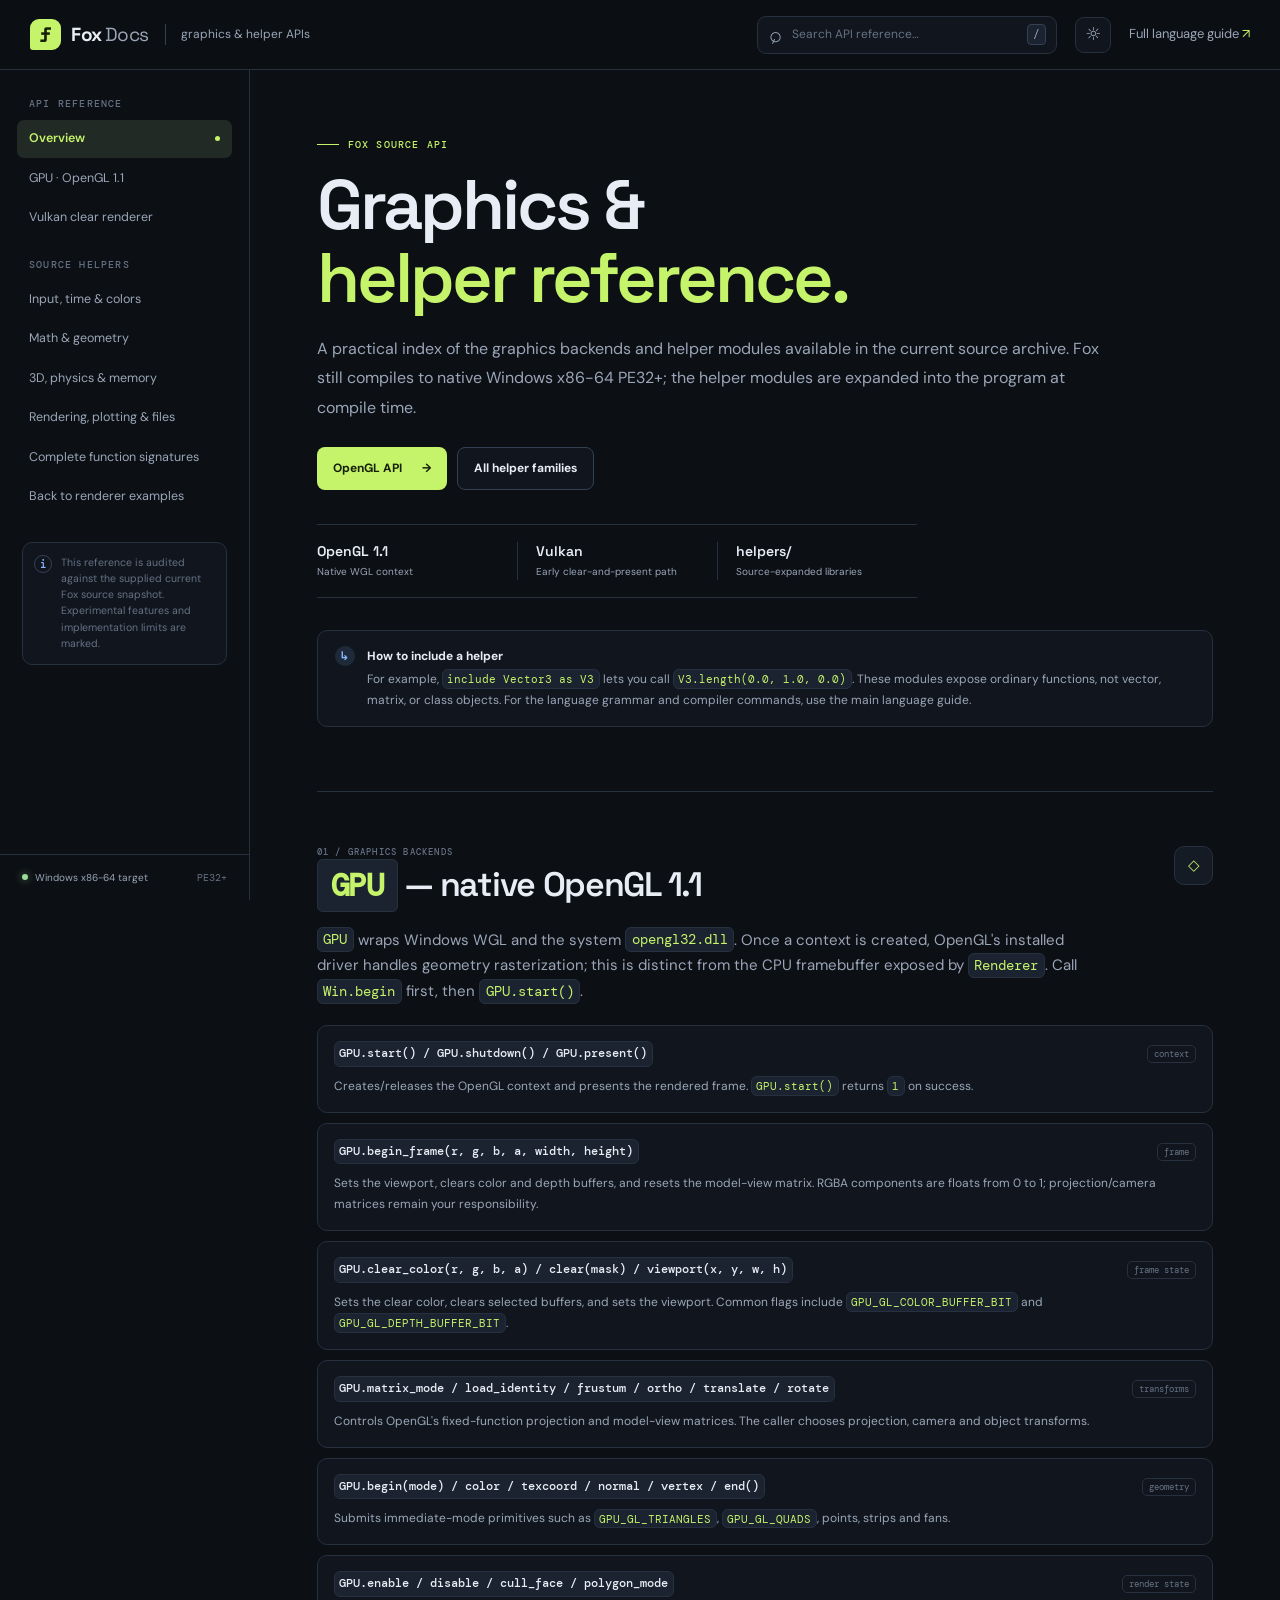
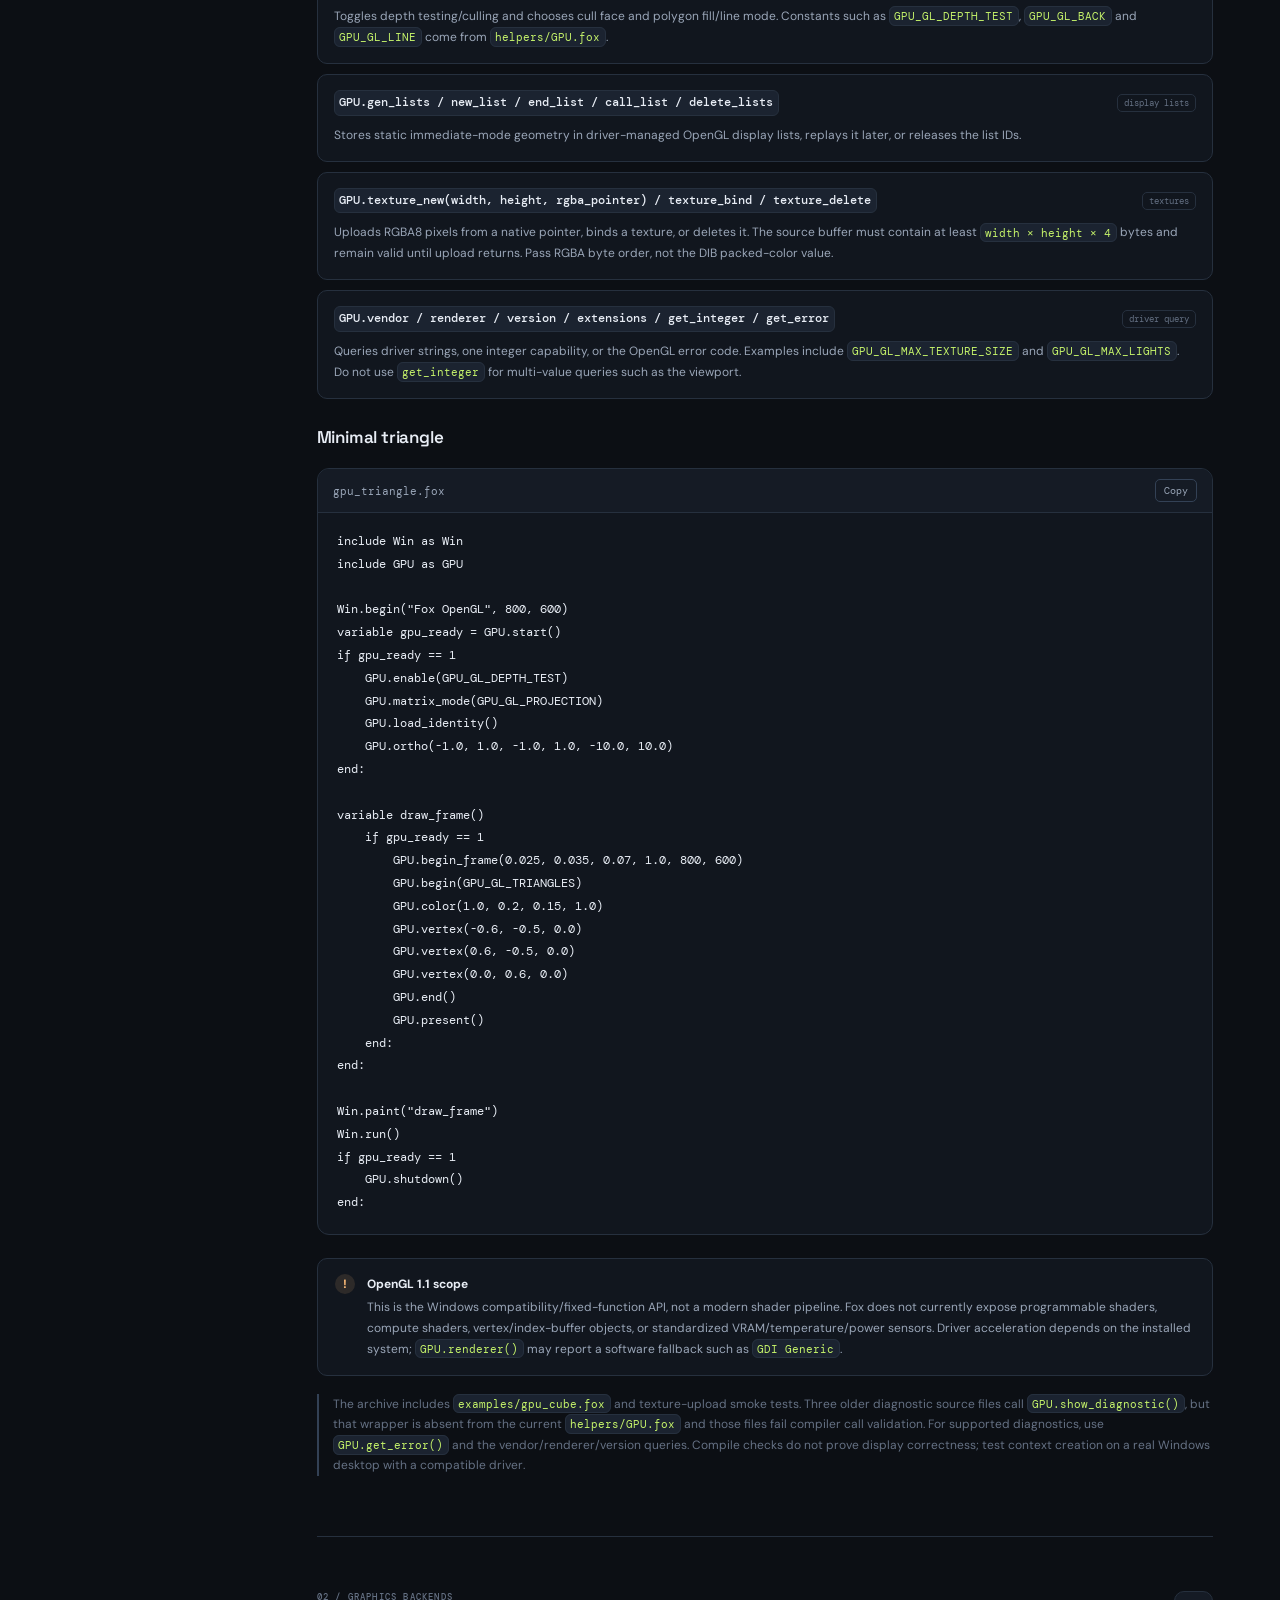
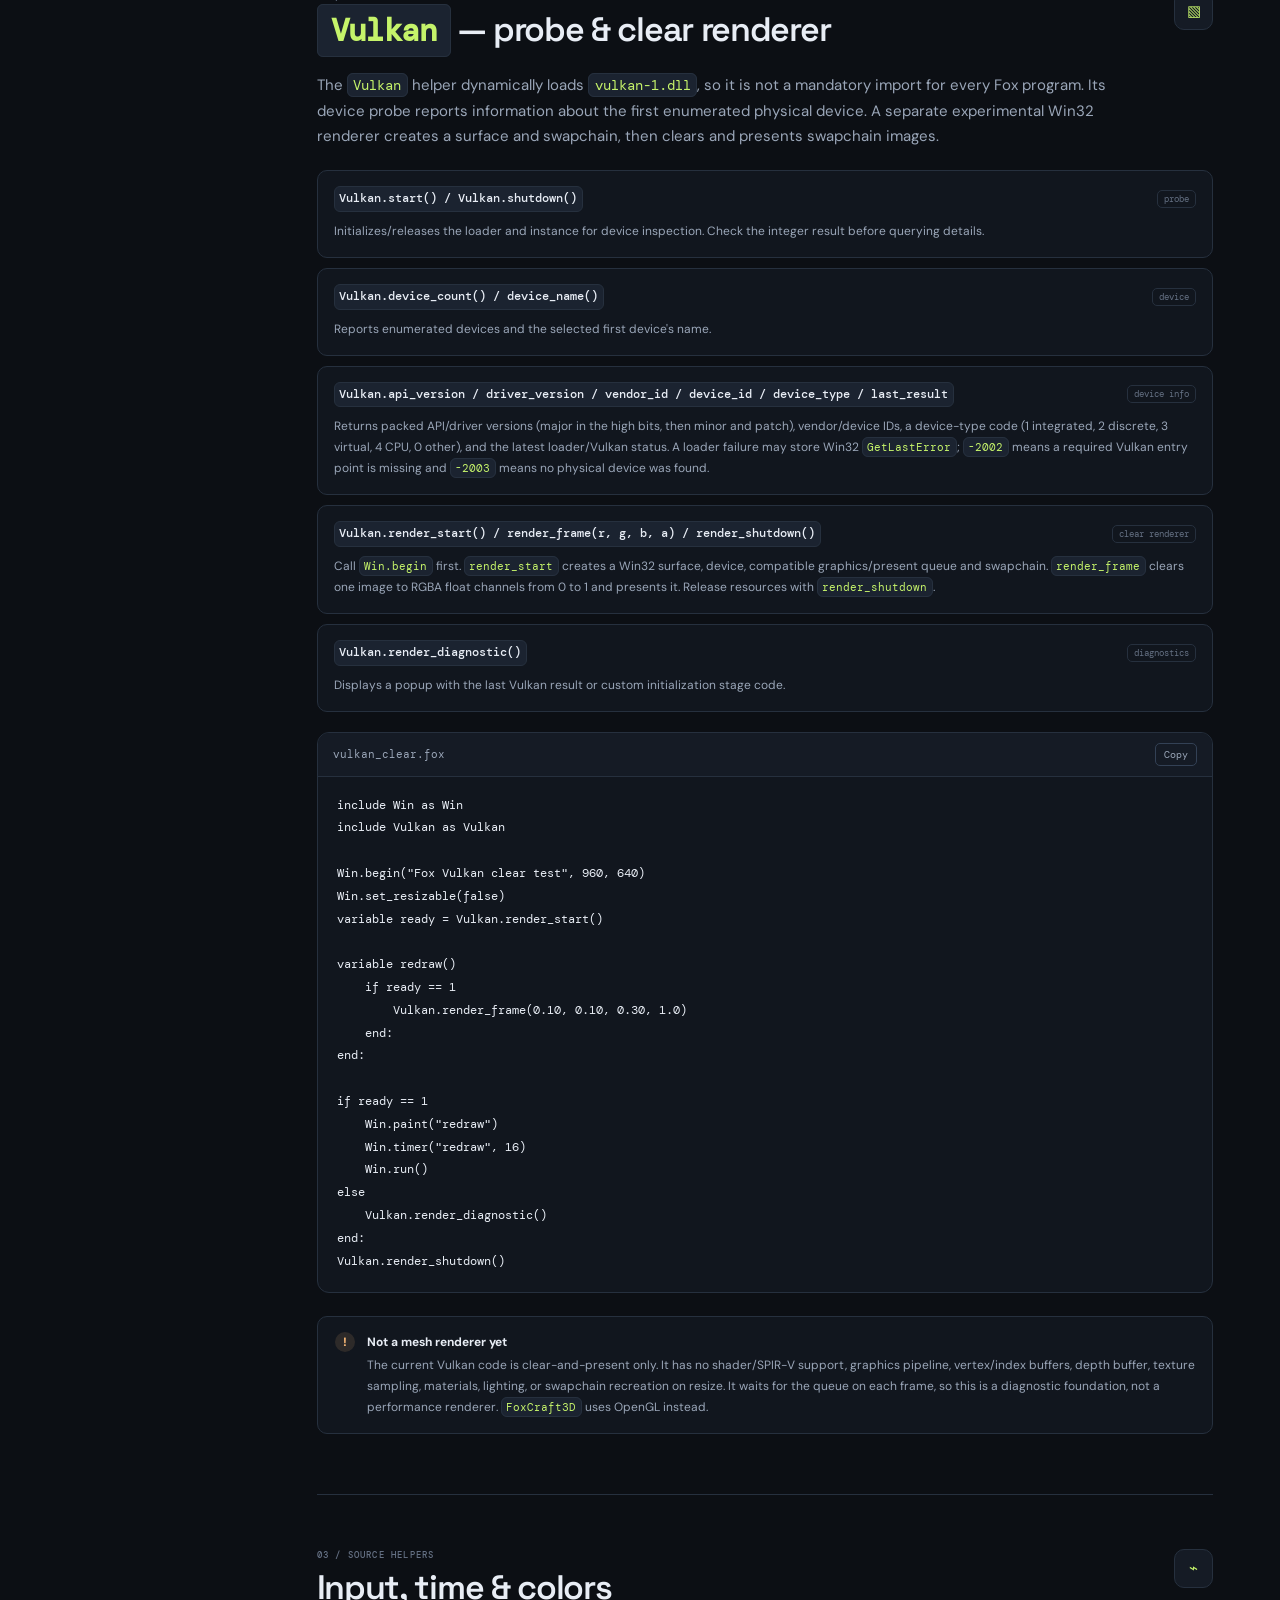
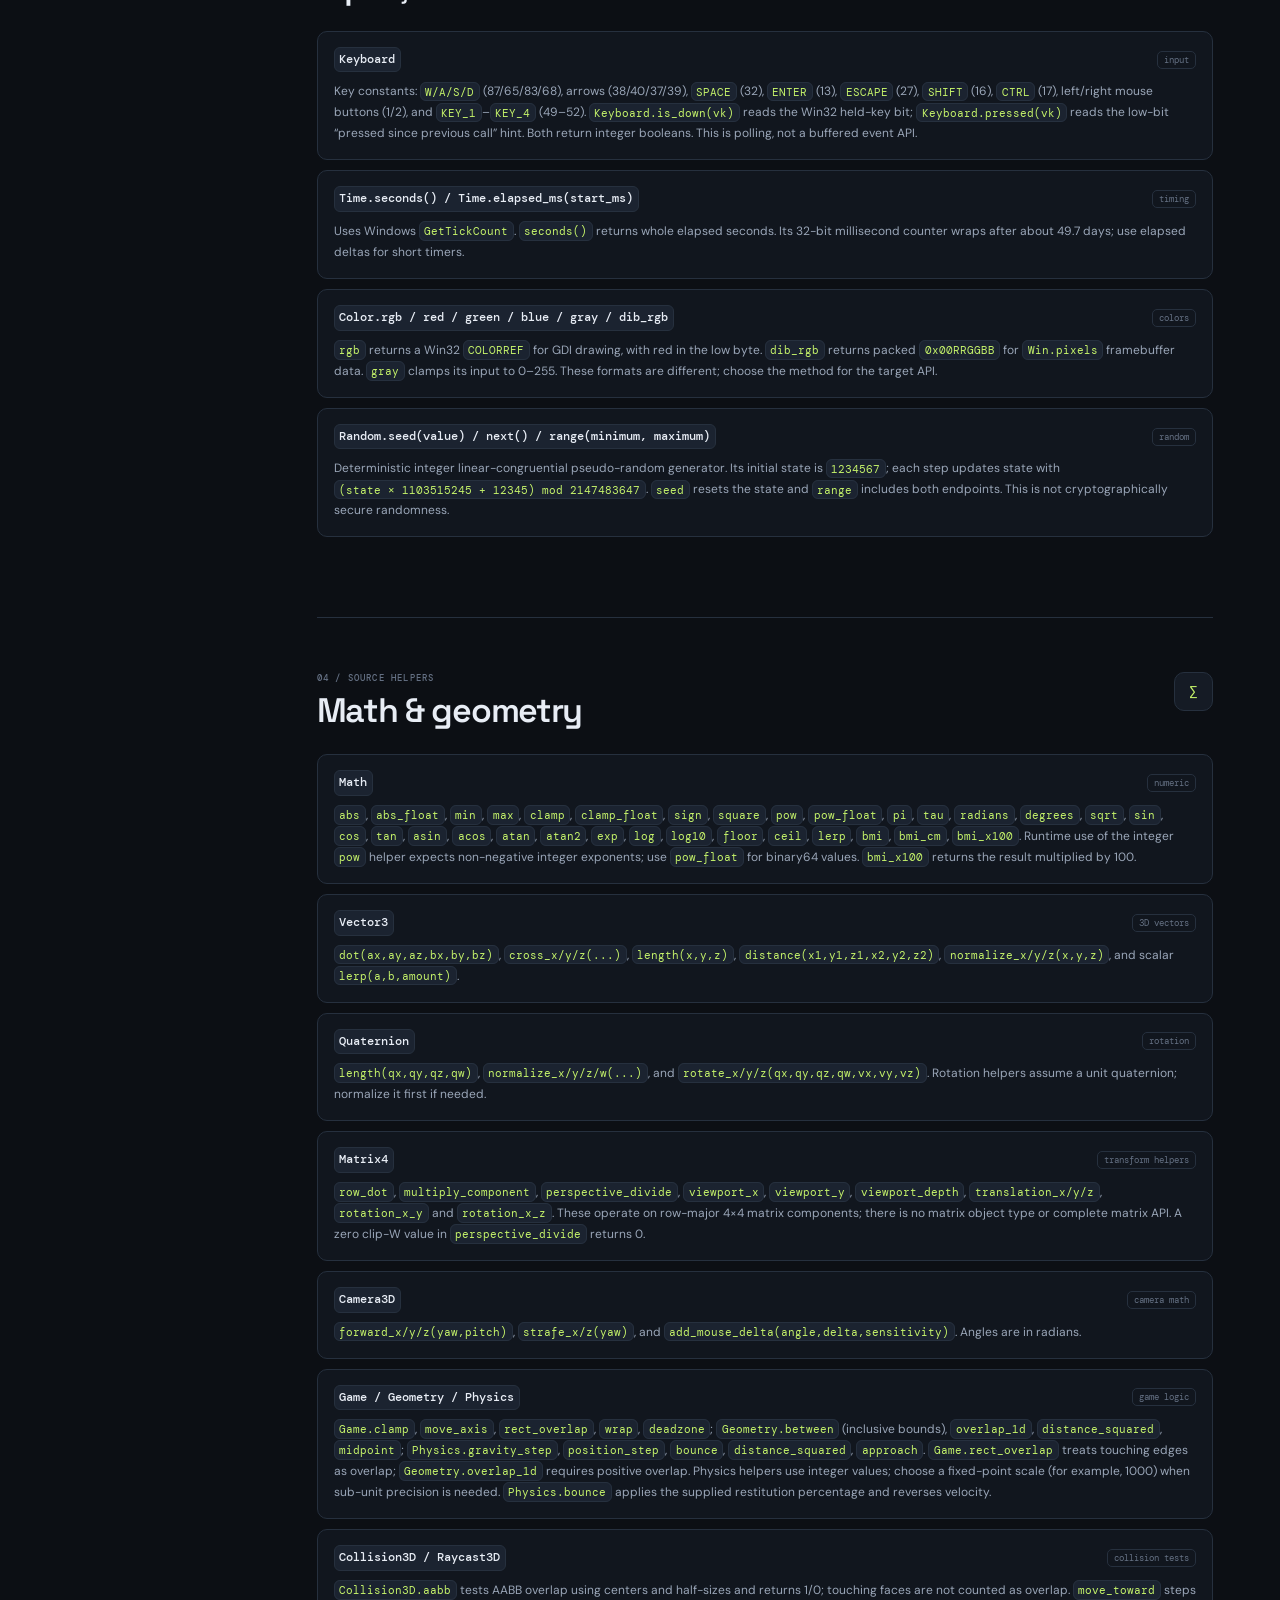
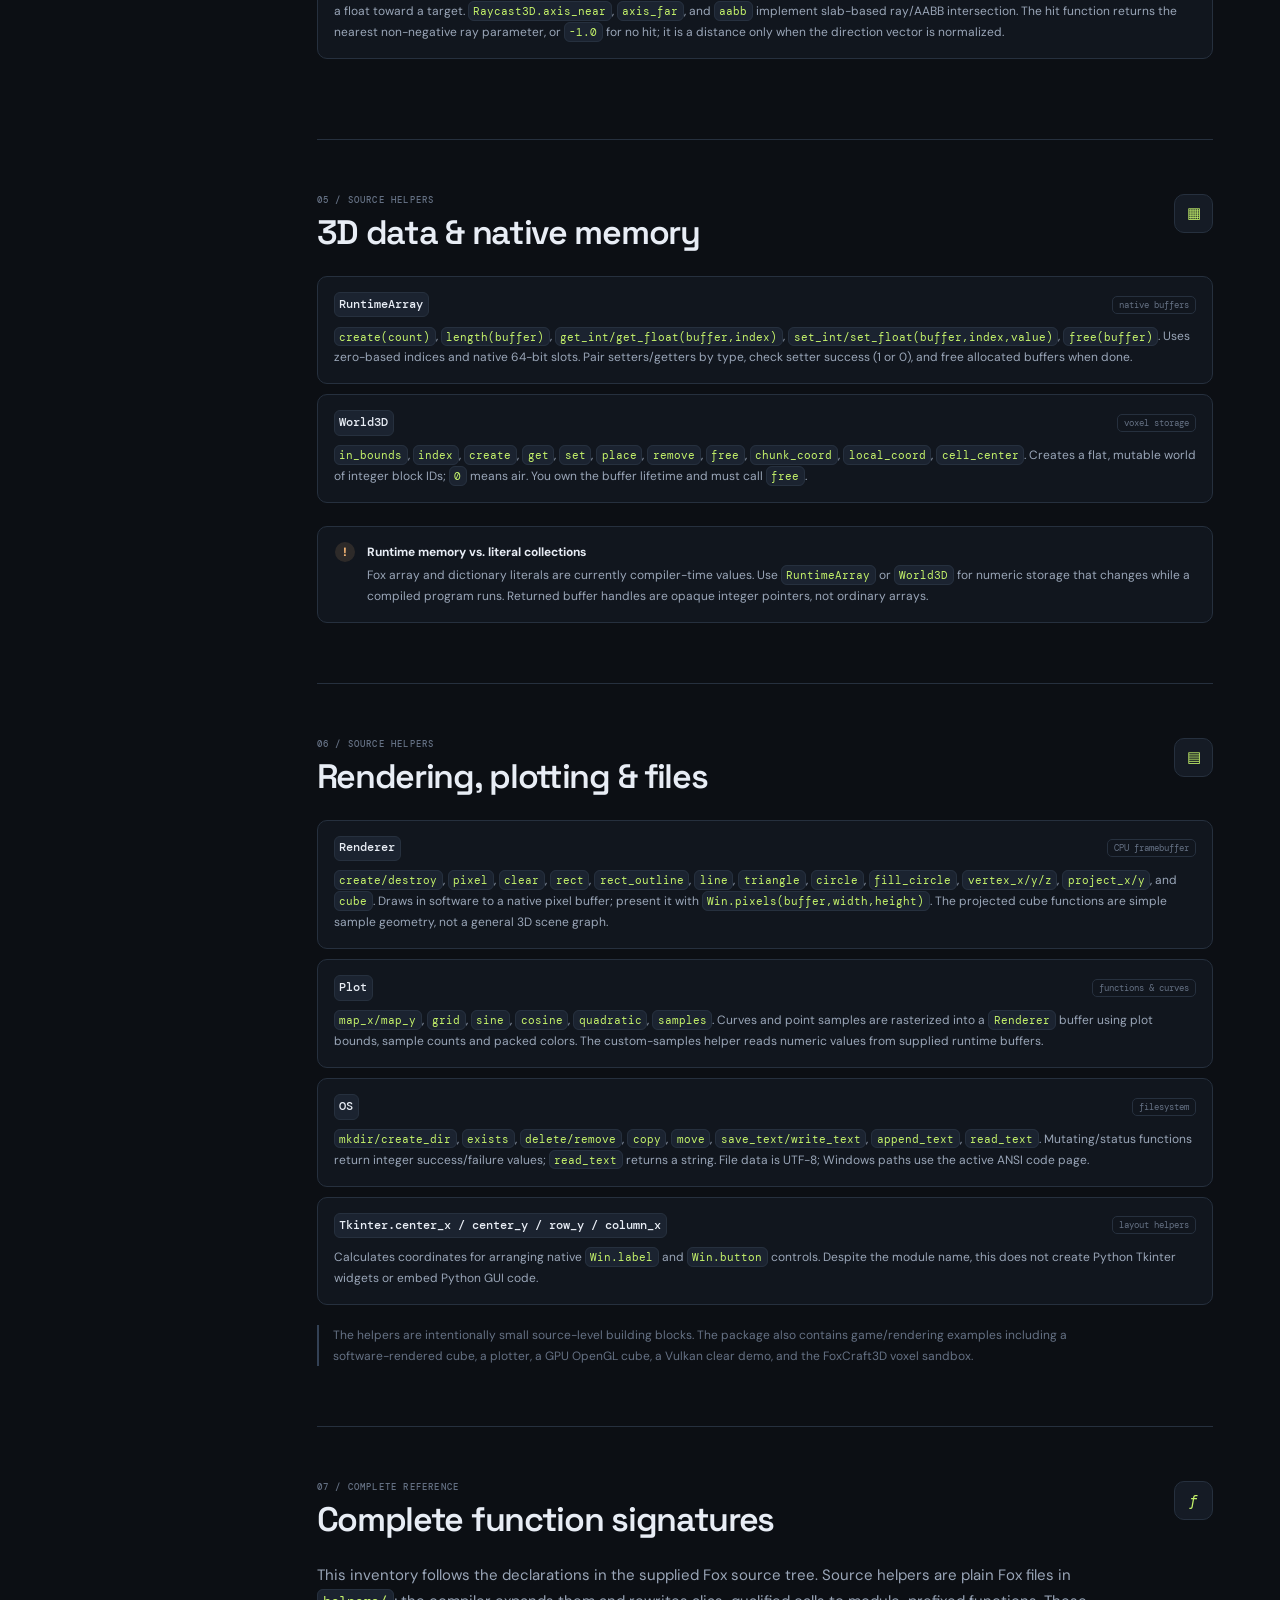
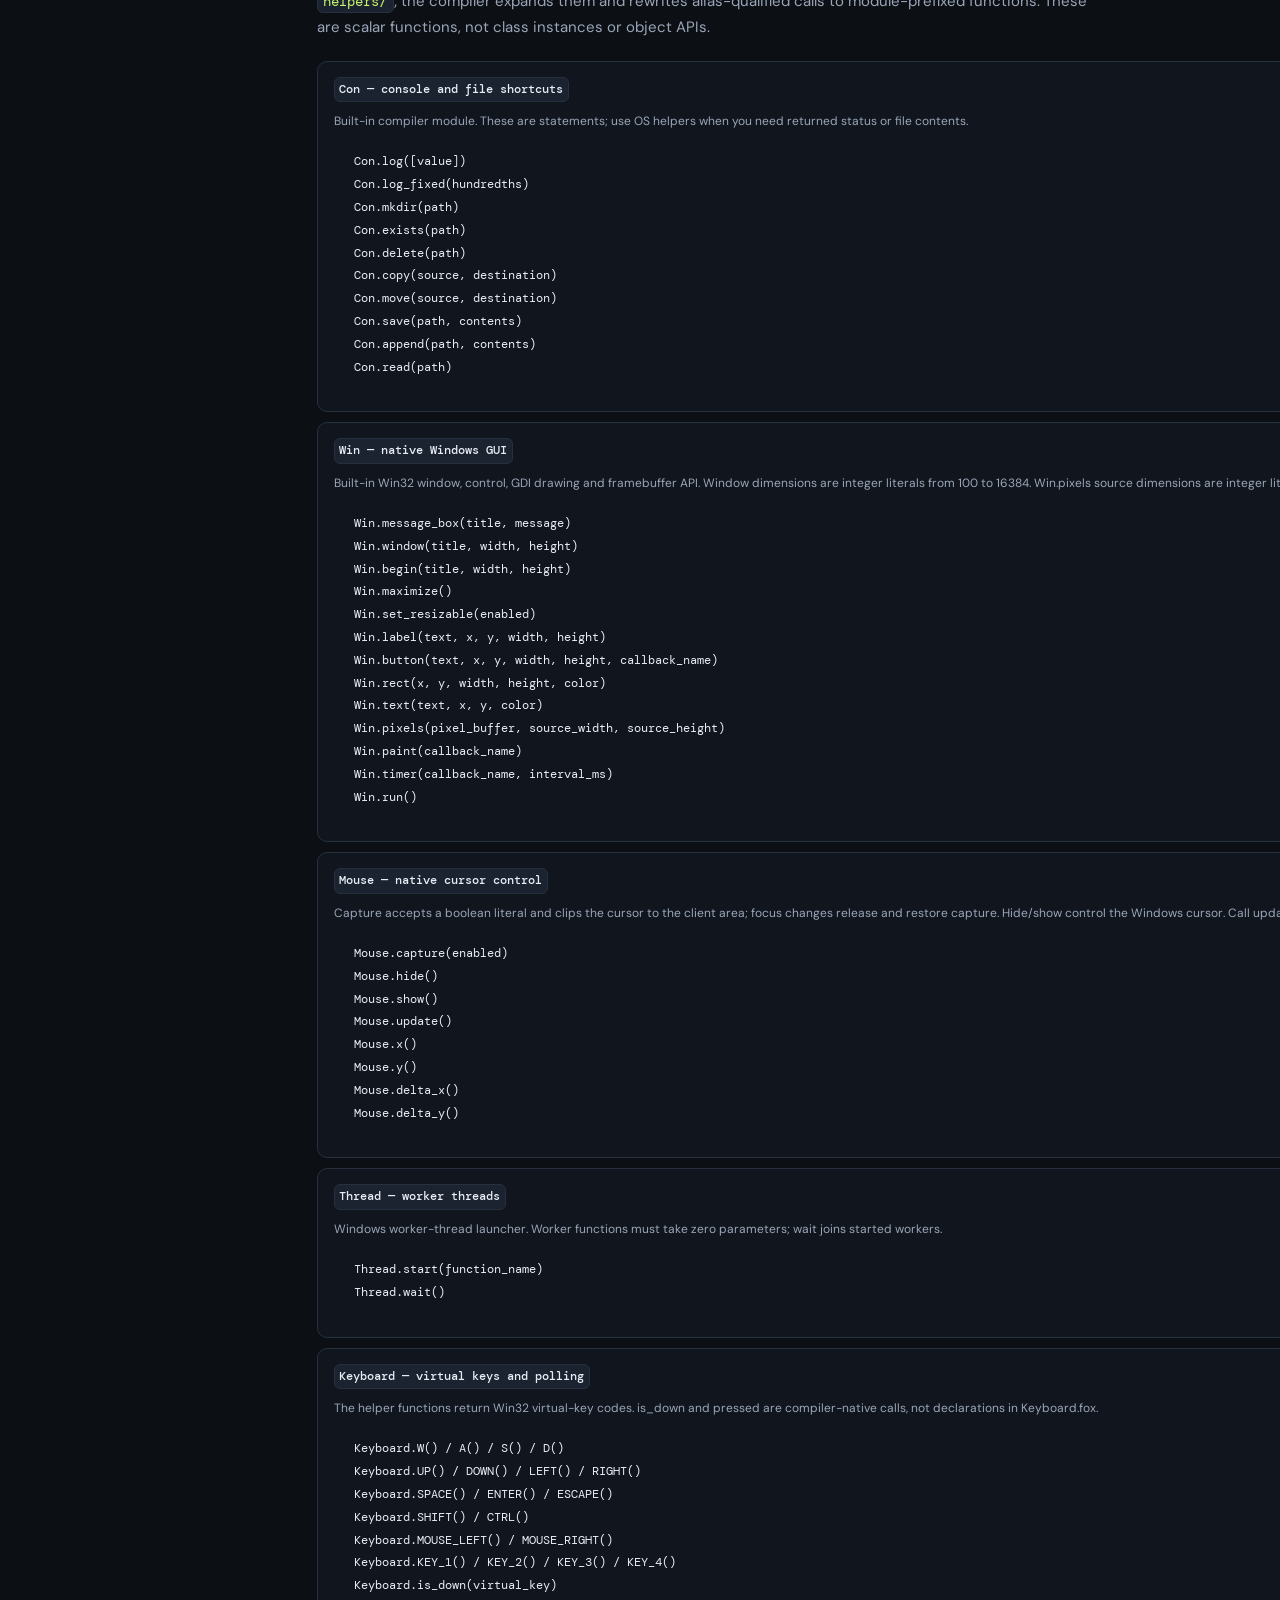
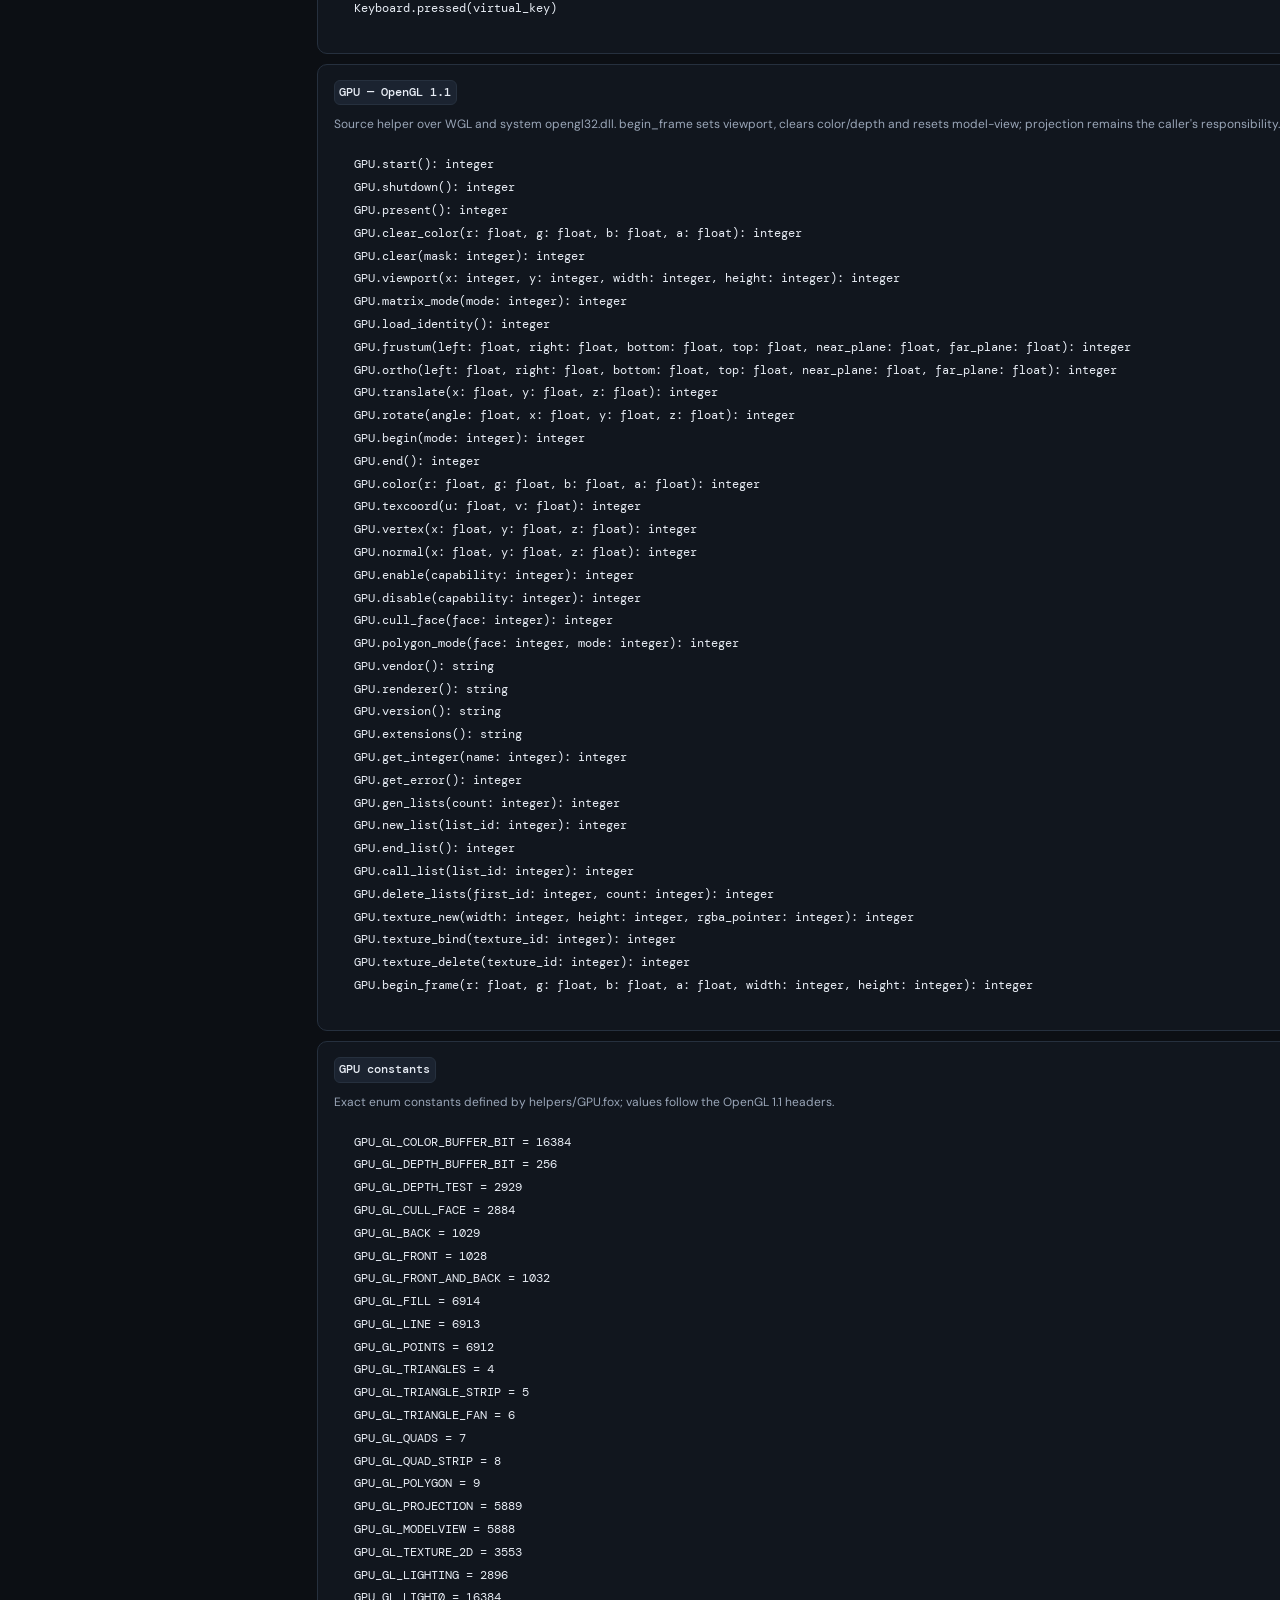
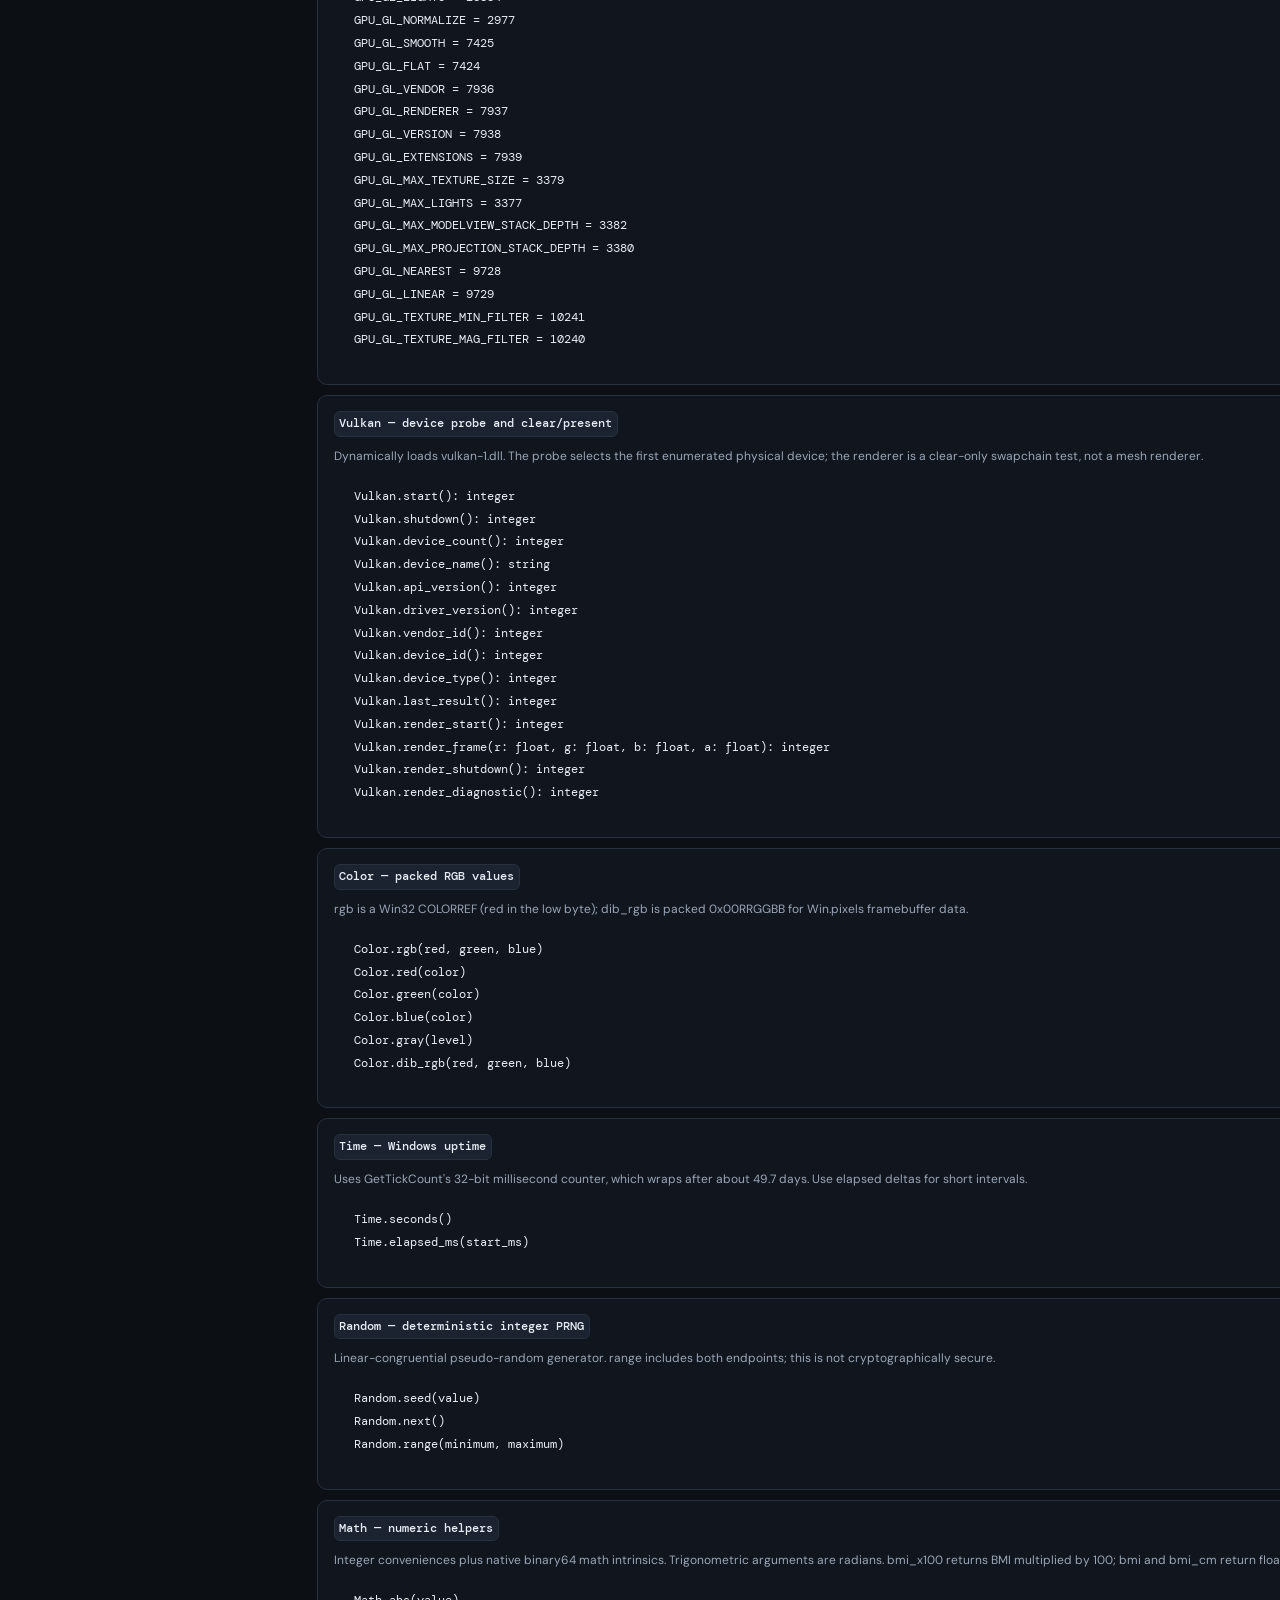
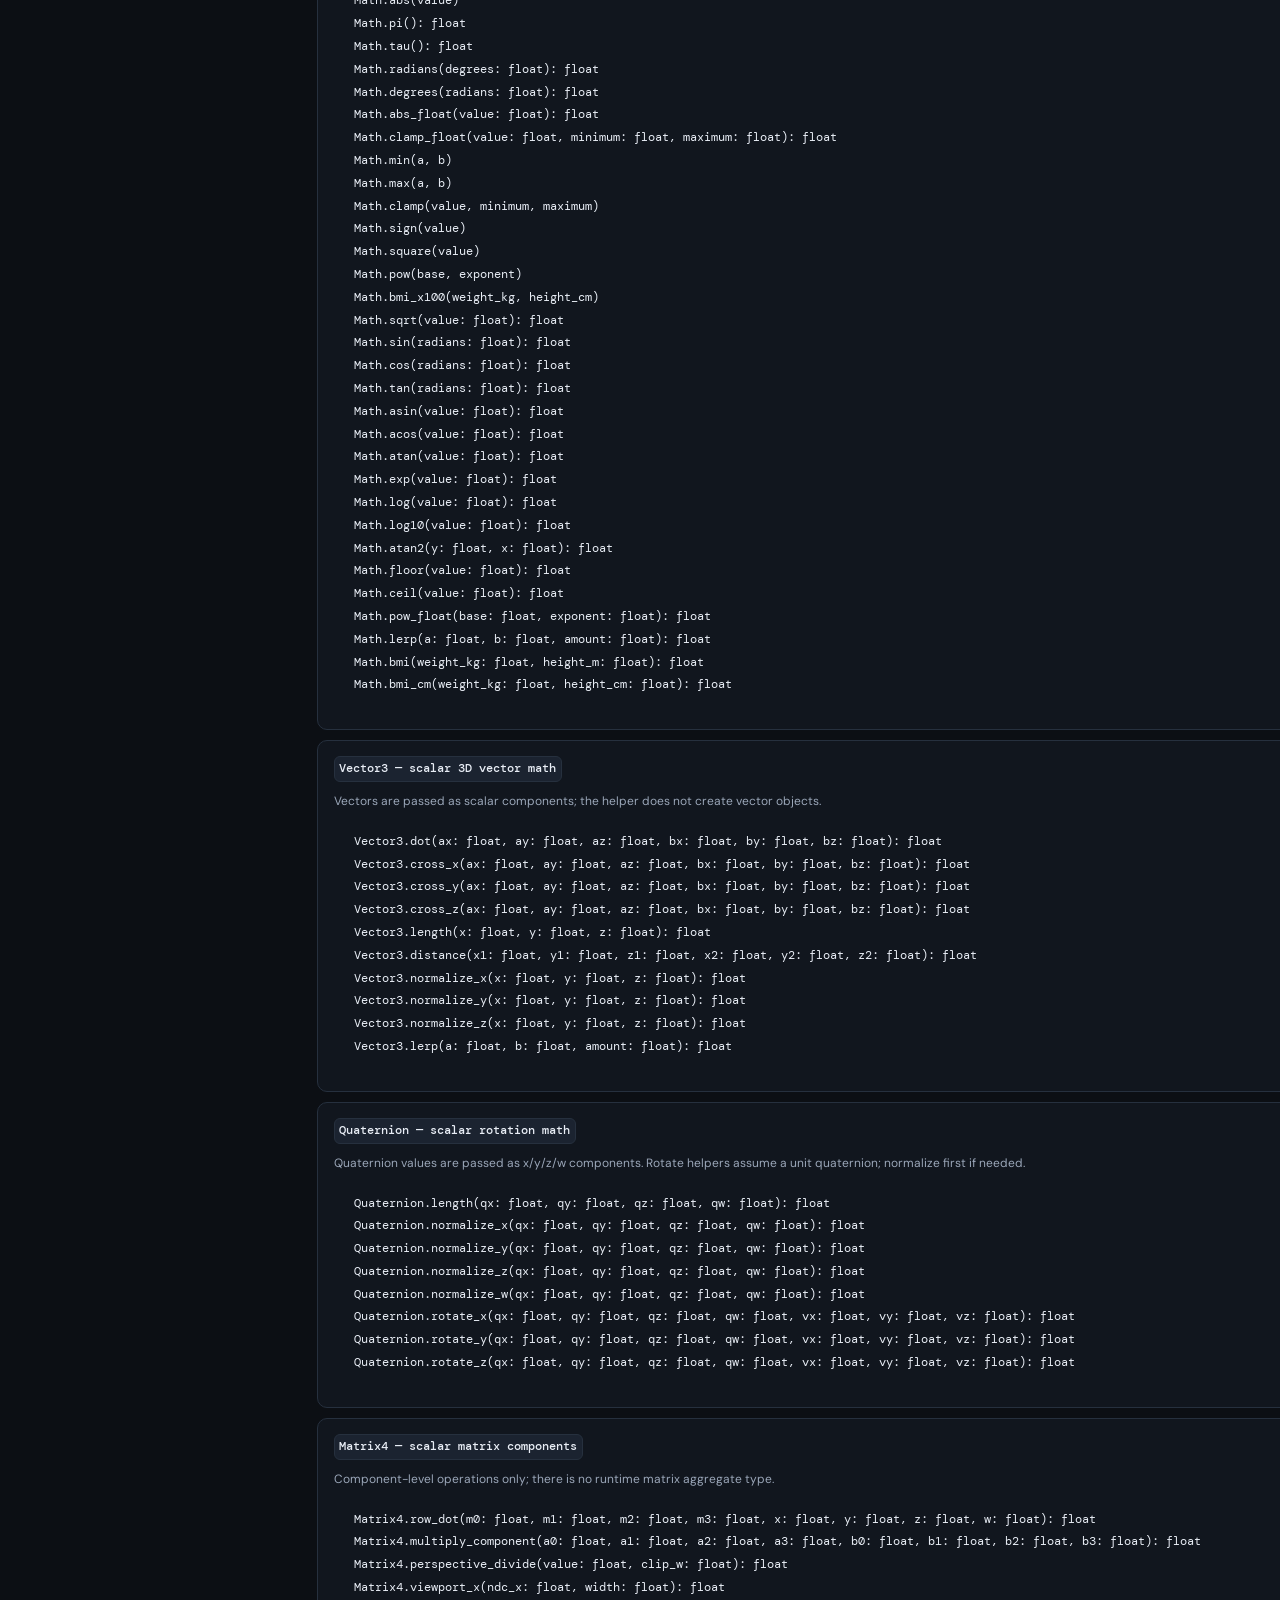
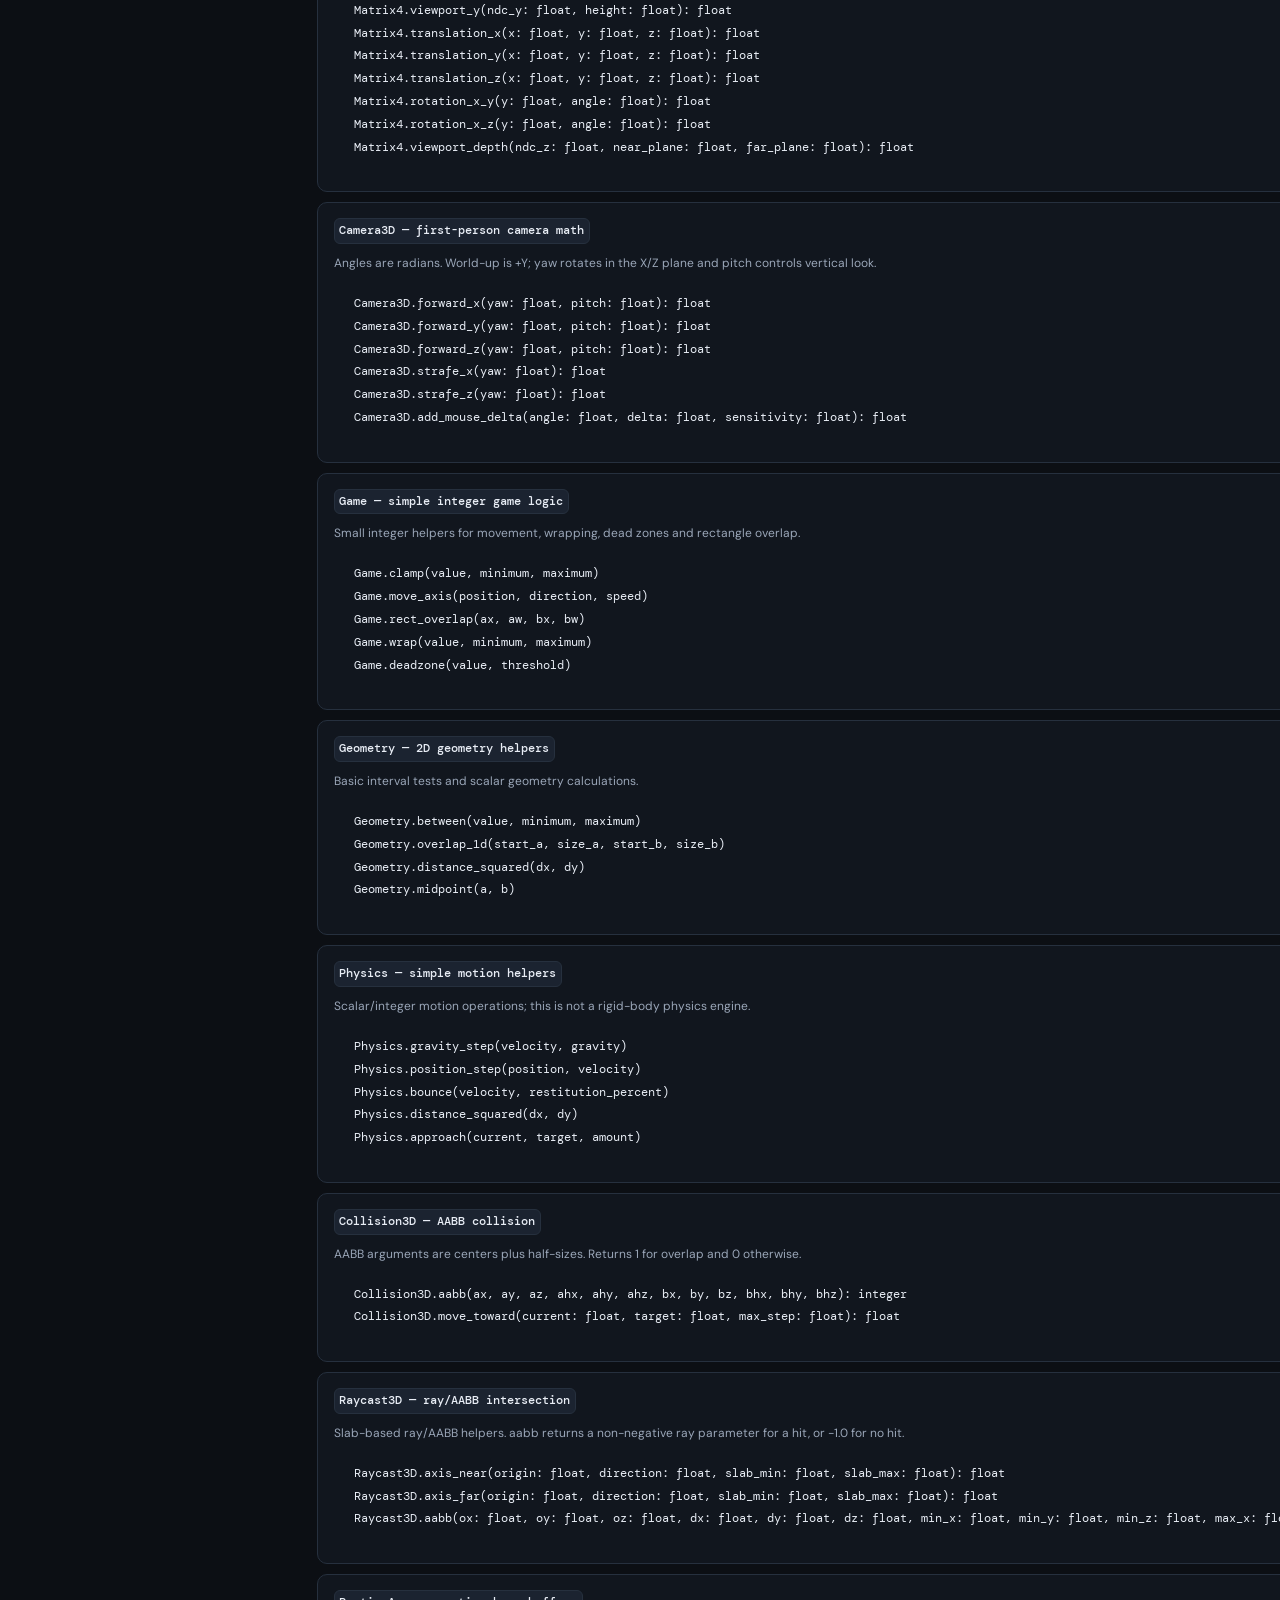
<file: api-reference.html>
<!doctype html>
<html lang="en" data-theme="dark">
<head>
  <meta charset="utf-8">
  <meta name="viewport" content="width=device-width, initial-scale=1">
  <meta name="color-scheme" content="dark light">
  <meta name="description" content="Fox native graphics and source-helper API reference: OpenGL, experimental Vulkan, math, input, memory, world data and filesystem helpers.">
  <title>Fox Language — Graphics & Helper API Reference</title>
  <link rel="stylesheet" href="styles.css">
  <script src="app.js" defer></script>
</head>
<body>
  <a class="skip-link" href="#main">Skip to API reference</a>
  <header class="topbar">
    <div class="brand-wrap">
      <button class="mobile-menu icon-button" id="mobile-menu" aria-label="Open navigation" aria-expanded="false"><span></span><span></span><span></span></button>
      <a class="brand" href="index.html#top" aria-label="Fox Docs home"><span class="fox-mark">ƒ</span><span>Fox<span class="brand-light">Docs</span></span></a>
      <span class="version-tag">graphics & helper APIs</span>
    </div>
    <div class="top-actions">
      <label class="search-box" for="docs-search"><span class="search-icon" aria-hidden="true">⌕</span><input id="docs-search" type="search" placeholder="Search API reference…" autocomplete="off"><kbd> / </kbd></label>
      <button class="icon-button theme-toggle" id="theme-toggle" aria-label="Switch color theme" title="Switch color theme"><span id="theme-icon">☼</span></button>
      <a class="github-link" href="index.html">Full language guide <span aria-hidden="true">↗</span></a>
    </div>
  </header>
  <div class="page-shell" id="top">
    <aside class="sidebar" id="sidebar" aria-label="API navigation">
      <div class="sidebar-scroll">
        <div class="sidebar-label">API REFERENCE</div>
        <a class="nav-link active" href="#overview">Overview <span class="nav-dot"></span></a>
        <a class="nav-link" href="#gpu">GPU · OpenGL 1.1</a>
        <a class="nav-link" href="#vulkan">Vulkan clear renderer</a>
        <div class="sidebar-label">SOURCE HELPERS</div>
        <a class="nav-link" href="#input-colors">Input, time & colors</a>
        <a class="nav-link" href="#math">Math & geometry</a>
        <a class="nav-link" href="#world">3D, physics & memory</a>
        <a class="nav-link" href="#rendering-files">Rendering, plotting & files</a>
        <a class="nav-link" href="#signatures">Complete function signatures</a>
        <a class="nav-link" href="index.html#studio">Back to renderer examples</a>
        <div class="sidebar-note"><span class="note-icon">i</span><p>This reference is audited against the supplied current Fox source snapshot. Experimental features and implementation limits are marked.</p></div>
      </div>
      <div class="sidebar-footer"><span class="status-pip"></span> Windows x86-64 target <span class="sidebar-footer-right">PE32+</span></div>
    </aside>
    <main id="main" class="content">
      <section class="hero doc-section" id="overview" data-search="graphics helper API reference current Fox source modules OpenGL Vulkan software rendering input math world filesystem">
        <div class="eyebrow"><span class="eyebrow-line"></span> FOX SOURCE API</div>
        <h1>Graphics &<br><span>helper reference.</span></h1>
        <p class="hero-copy">A practical index of the graphics backends and helper modules available in the current source archive. Fox still compiles to native Windows x86-64 PE32+; the helper modules are expanded into the program at compile time.</p>
        <div class="hero-actions"><a class="button button-primary" href="#gpu">OpenGL API <span>→</span></a><a class="button button-secondary" href="#world">All helper families</a></div>
        <div class="hero-stats"><div><strong>OpenGL 1.1</strong><span>Native WGL context</span></div><div><strong>Vulkan</strong><span>Early clear-and-present path</span></div><div><strong>helpers/</strong><span>Source-expanded libraries</span></div></div>
        <div class="callout callout-blue"><span class="callout-symbol">↳</span><div><strong>How to include a helper</strong><p>For example, <code>include Vector3 as V3</code> lets you call <code>V3.length(0.0, 1.0, 0.0)</code>. These modules expose ordinary functions, not vector, matrix, or class objects. For the language grammar and compiler commands, use the <a href="index.html">main language guide</a>.</p></div></div>
      </section>

      <section class="doc-section" id="gpu" data-search="GPU OpenGL WGL native hardware graphics driver vendor renderer version context triangles texture fixed function display lists depth viewport projection">
        <div class="section-heading"><div><span class="section-kicker">01 / GRAPHICS BACKENDS</span><h2><code>GPU</code> — native OpenGL 1.1</h2></div><span class="section-icon">◇</span></div>
        <p><code>GPU</code> wraps Windows WGL and the system <code>opengl32.dll</code>. Once a context is created, OpenGL's installed driver handles geometry rasterization; this is distinct from the CPU framebuffer exposed by <code>Renderer</code>. Call <code>Win.begin</code> first, then <code>GPU.start()</code>.</p>
        <div class="api-list">
          <div class="api-card"><div class="api-signature"><code>GPU.start() / GPU.shutdown() / GPU.present()</code><span class="api-tag">context</span></div><p>Creates/releases the OpenGL context and presents the rendered frame. <code>GPU.start()</code> returns <code>1</code> on success.</p></div>
          <div class="api-card"><div class="api-signature"><code>GPU.begin_frame(r, g, b, a, width, height)</code><span class="api-tag">frame</span></div><p>Sets the viewport, clears color and depth buffers, and resets the model-view matrix. RGBA components are floats from 0 to 1; projection/camera matrices remain your responsibility.</p></div>
          <div class="api-card"><div class="api-signature"><code>GPU.clear_color(r, g, b, a) / clear(mask) / viewport(x, y, w, h)</code><span class="api-tag">frame state</span></div><p>Sets the clear color, clears selected buffers, and sets the viewport. Common flags include <code>GPU_GL_COLOR_BUFFER_BIT</code> and <code>GPU_GL_DEPTH_BUFFER_BIT</code>.</p></div>
          <div class="api-card"><div class="api-signature"><code>GPU.matrix_mode / load_identity / frustum / ortho / translate / rotate</code><span class="api-tag">transforms</span></div><p>Controls OpenGL's fixed-function projection and model-view matrices. The caller chooses projection, camera and object transforms.</p></div>
          <div class="api-card"><div class="api-signature"><code>GPU.begin(mode) / color / texcoord / normal / vertex / end()</code><span class="api-tag">geometry</span></div><p>Submits immediate-mode primitives such as <code>GPU_GL_TRIANGLES</code>, <code>GPU_GL_QUADS</code>, points, strips and fans.</p></div>
          <div class="api-card"><div class="api-signature"><code>GPU.enable / disable / cull_face / polygon_mode</code><span class="api-tag">render state</span></div><p>Toggles depth testing/culling and chooses cull face and polygon fill/line mode. Constants such as <code>GPU_GL_DEPTH_TEST</code>, <code>GPU_GL_BACK</code> and <code>GPU_GL_LINE</code> come from <code>helpers/GPU.fox</code>.</p></div>
          <div class="api-card"><div class="api-signature"><code>GPU.gen_lists / new_list / end_list / call_list / delete_lists</code><span class="api-tag">display lists</span></div><p>Stores static immediate-mode geometry in driver-managed OpenGL display lists, replays it later, or releases the list IDs.</p></div>
          <div class="api-card"><div class="api-signature"><code>GPU.texture_new(width, height, rgba_pointer) / texture_bind / texture_delete</code><span class="api-tag">textures</span></div><p>Uploads RGBA8 pixels from a native pointer, binds a texture, or deletes it. The source buffer must contain at least <code>width × height × 4</code> bytes and remain valid until upload returns. Pass RGBA byte order, not the DIB packed-color value.</p></div>
          <div class="api-card"><div class="api-signature"><code>GPU.vendor / renderer / version / extensions / get_integer / get_error</code><span class="api-tag">driver query</span></div><p>Queries driver strings, one integer capability, or the OpenGL error code. Examples include <code>GPU_GL_MAX_TEXTURE_SIZE</code> and <code>GPU_GL_MAX_LIGHTS</code>. Do not use <code>get_integer</code> for multi-value queries such as the viewport.</p></div>
        </div>
        <h3>Minimal triangle</h3>
        <div class="code-card"><div class="code-header"><span>gpu_triangle.fox</span><button class="copy-button" data-copy="gpu-code">Copy</button></div><pre><code id="gpu-code">include Win as Win
include GPU as GPU

Win.begin("Fox OpenGL", 800, 600)
variable gpu_ready = GPU.start()
if gpu_ready == 1
    GPU.enable(GPU_GL_DEPTH_TEST)
    GPU.matrix_mode(GPU_GL_PROJECTION)
    GPU.load_identity()
    GPU.ortho(-1.0, 1.0, -1.0, 1.0, -10.0, 10.0)
end:

variable draw_frame()
    if gpu_ready == 1
        GPU.begin_frame(0.025, 0.035, 0.07, 1.0, 800, 600)
        GPU.begin(GPU_GL_TRIANGLES)
        GPU.color(1.0, 0.2, 0.15, 1.0)
        GPU.vertex(-0.6, -0.5, 0.0)
        GPU.vertex(0.6, -0.5, 0.0)
        GPU.vertex(0.0, 0.6, 0.0)
        GPU.end()
        GPU.present()
    end:
end:

Win.paint("draw_frame")
Win.run()
if gpu_ready == 1
    GPU.shutdown()
end:</code></pre></div>
        <div class="callout callout-warn"><span class="callout-symbol">!</span><div><strong>OpenGL 1.1 scope</strong><p>This is the Windows compatibility/fixed-function API, not a modern shader pipeline. Fox does not currently expose programmable shaders, compute shaders, vertex/index-buffer objects, or standardized VRAM/temperature/power sensors. Driver acceleration depends on the installed system; <code>GPU.renderer()</code> may report a software fallback such as <code>GDI Generic</code>.</p></div></div>
        <p class="muted-note">The archive includes <code>examples/gpu_cube.fox</code> and texture-upload smoke tests. Three older diagnostic source files call <code>GPU.show_diagnostic()</code>, but that wrapper is absent from the current <code>helpers/GPU.fox</code> and those files fail compiler call validation. For supported diagnostics, use <code>GPU.get_error()</code> and the vendor/renderer/version queries. Compile checks do not prove display correctness; test context creation on a real Windows desktop with a compatible driver.</p>
      </section>

      <section class="doc-section" id="vulkan" data-search="Vulkan render_start render_frame render_shutdown device_count device_name api_version driver_version vendor_id device_id device_type swapchain clear present experimental">
        <div class="section-heading"><div><span class="section-kicker">02 / GRAPHICS BACKENDS</span><h2><code>Vulkan</code> — probe & clear renderer</h2></div><span class="section-icon">▧</span></div>
        <p>The <code>Vulkan</code> helper dynamically loads <code>vulkan-1.dll</code>, so it is not a mandatory import for every Fox program. Its device probe reports information about the first enumerated physical device. A separate experimental Win32 renderer creates a surface and swapchain, then clears and presents swapchain images.</p>
        <div class="api-list">
          <div class="api-card"><div class="api-signature"><code>Vulkan.start() / Vulkan.shutdown()</code><span class="api-tag">probe</span></div><p>Initializes/releases the loader and instance for device inspection. Check the integer result before querying details.</p></div>
          <div class="api-card"><div class="api-signature"><code>Vulkan.device_count() / device_name()</code><span class="api-tag">device</span></div><p>Reports enumerated devices and the selected first device's name.</p></div>
          <div class="api-card"><div class="api-signature"><code>Vulkan.api_version / driver_version / vendor_id / device_id / device_type / last_result</code><span class="api-tag">device info</span></div><p>Returns packed API/driver versions (major in the high bits, then minor and patch), vendor/device IDs, a device-type code (1 integrated, 2 discrete, 3 virtual, 4 CPU, 0 other), and the latest loader/Vulkan status. A loader failure may store Win32 <code>GetLastError</code>; <code>-2002</code> means a required Vulkan entry point is missing and <code>-2003</code> means no physical device was found.</p></div>
          <div class="api-card"><div class="api-signature"><code>Vulkan.render_start() / render_frame(r, g, b, a) / render_shutdown()</code><span class="api-tag">clear renderer</span></div><p>Call <code>Win.begin</code> first. <code>render_start</code> creates a Win32 surface, device, compatible graphics/present queue and swapchain. <code>render_frame</code> clears one image to RGBA float channels from 0 to 1 and presents it. Release resources with <code>render_shutdown</code>.</p></div>
          <div class="api-card"><div class="api-signature"><code>Vulkan.render_diagnostic()</code><span class="api-tag">diagnostics</span></div><p>Displays a popup with the last Vulkan result or custom initialization stage code.</p></div>
        </div>
        <div class="code-card"><div class="code-header"><span>vulkan_clear.fox</span><button class="copy-button" data-copy="vulkan-code">Copy</button></div><pre><code id="vulkan-code">include Win as Win
include Vulkan as Vulkan

Win.begin("Fox Vulkan clear test", 960, 640)
Win.set_resizable(false)
variable ready = Vulkan.render_start()

variable redraw()
    if ready == 1
        Vulkan.render_frame(0.10, 0.10, 0.30, 1.0)
    end:
end:

if ready == 1
    Win.paint("redraw")
    Win.timer("redraw", 16)
    Win.run()
else
    Vulkan.render_diagnostic()
end:
Vulkan.render_shutdown()</code></pre></div>
        <div class="callout callout-warn"><span class="callout-symbol">!</span><div><strong>Not a mesh renderer yet</strong><p>The current Vulkan code is clear-and-present only. It has no shader/SPIR-V support, graphics pipeline, vertex/index buffers, depth buffer, texture sampling, materials, lighting, or swapchain recreation on resize. It waits for the queue on each frame, so this is a diagnostic foundation, not a performance renderer. <code>FoxCraft3D</code> uses OpenGL instead.</p></div></div>
      </section>

      <section class="doc-section" id="input-colors" data-search="Keyboard key W A S D arrows Space Enter escape shift ctrl mouse left right is_down pressed Time Color">
        <div class="section-heading"><div><span class="section-kicker">03 / SOURCE HELPERS</span><h2>Input, time & colors</h2></div><span class="section-icon">⌁</span></div>
        <div class="api-list">
          <div class="api-card"><div class="api-signature"><code>Keyboard</code><span class="api-tag">input</span></div><p>Key constants: <code>W/A/S/D</code> (87/65/83/68), arrows (38/40/37/39), <code>SPACE</code> (32), <code>ENTER</code> (13), <code>ESCAPE</code> (27), <code>SHIFT</code> (16), <code>CTRL</code> (17), left/right mouse buttons (1/2), and <code>KEY_1</code>–<code>KEY_4</code> (49–52). <code>Keyboard.is_down(vk)</code> reads the Win32 held-key bit; <code>Keyboard.pressed(vk)</code> reads the low-bit “pressed since previous call” hint. Both return integer booleans. This is polling, not a buffered event API.</p></div>
          <div class="api-card"><div class="api-signature"><code>Time.seconds() / Time.elapsed_ms(start_ms)</code><span class="api-tag">timing</span></div><p>Uses Windows <code>GetTickCount</code>. <code>seconds()</code> returns whole elapsed seconds. Its 32-bit millisecond counter wraps after about 49.7 days; use elapsed deltas for short timers.</p></div>
          <div class="api-card"><div class="api-signature"><code>Color.rgb / red / green / blue / gray / dib_rgb</code><span class="api-tag">colors</span></div><p><code>rgb</code> returns a Win32 <code>COLORREF</code> for GDI drawing, with red in the low byte. <code>dib_rgb</code> returns packed <code>0x00RRGGBB</code> for <code>Win.pixels</code> framebuffer data. <code>gray</code> clamps its input to 0–255. These formats are different; choose the method for the target API.</p></div>
          <div class="api-card"><div class="api-signature"><code>Random.seed(value) / next() / range(minimum, maximum)</code><span class="api-tag">random</span></div><p>Deterministic integer linear-congruential pseudo-random generator. Its initial state is <code>1234567</code>; each step updates state with <code>(state × 1103515245 + 12345) mod 2147483647</code>. <code>seed</code> resets the state and <code>range</code> includes both endpoints. This is not cryptographically secure randomness.</p></div>
        </div>
      </section>

      <section class="doc-section" id="math" data-search="Math Vector3 Quaternion Matrix4 Camera3D Game Geometry Physics Collision3D Raycast3D mathematical function">
        <div class="section-heading"><div><span class="section-kicker">04 / SOURCE HELPERS</span><h2>Math & geometry</h2></div><span class="section-icon">∑</span></div>
        <div class="api-list">
          <div class="api-card"><div class="api-signature"><code>Math</code><span class="api-tag">numeric</span></div><p><code>abs</code>, <code>abs_float</code>, <code>min</code>, <code>max</code>, <code>clamp</code>, <code>clamp_float</code>, <code>sign</code>, <code>square</code>, <code>pow</code>, <code>pow_float</code>, <code>pi</code>, <code>tau</code>, <code>radians</code>, <code>degrees</code>, <code>sqrt</code>, <code>sin</code>, <code>cos</code>, <code>tan</code>, <code>asin</code>, <code>acos</code>, <code>atan</code>, <code>atan2</code>, <code>exp</code>, <code>log</code>, <code>log10</code>, <code>floor</code>, <code>ceil</code>, <code>lerp</code>, <code>bmi</code>, <code>bmi_cm</code>, <code>bmi_x100</code>. Runtime use of the integer <code>pow</code> helper expects non-negative integer exponents; use <code>pow_float</code> for binary64 values. <code>bmi_x100</code> returns the result multiplied by 100.</p></div>
          <div class="api-card"><div class="api-signature"><code>Vector3</code><span class="api-tag">3D vectors</span></div><p><code>dot(ax,ay,az,bx,by,bz)</code>, <code>cross_x/y/z(...)</code>, <code>length(x,y,z)</code>, <code>distance(x1,y1,z1,x2,y2,z2)</code>, <code>normalize_x/y/z(x,y,z)</code>, and scalar <code>lerp(a,b,amount)</code>.</p></div>
          <div class="api-card"><div class="api-signature"><code>Quaternion</code><span class="api-tag">rotation</span></div><p><code>length(qx,qy,qz,qw)</code>, <code>normalize_x/y/z/w(...)</code>, and <code>rotate_x/y/z(qx,qy,qz,qw,vx,vy,vz)</code>. Rotation helpers assume a unit quaternion; normalize it first if needed.</p></div>
          <div class="api-card"><div class="api-signature"><code>Matrix4</code><span class="api-tag">transform helpers</span></div><p><code>row_dot</code>, <code>multiply_component</code>, <code>perspective_divide</code>, <code>viewport_x</code>, <code>viewport_y</code>, <code>viewport_depth</code>, <code>translation_x/y/z</code>, <code>rotation_x_y</code> and <code>rotation_x_z</code>. These operate on row-major 4×4 matrix components; there is no matrix object type or complete matrix API. A zero clip-W value in <code>perspective_divide</code> returns 0.</p></div>
          <div class="api-card"><div class="api-signature"><code>Camera3D</code><span class="api-tag">camera math</span></div><p><code>forward_x/y/z(yaw,pitch)</code>, <code>strafe_x/z(yaw)</code>, and <code>add_mouse_delta(angle,delta,sensitivity)</code>. Angles are in radians.</p></div>
          <div class="api-card"><div class="api-signature"><code>Game / Geometry / Physics</code><span class="api-tag">game logic</span></div><p><code>Game.clamp</code>, <code>move_axis</code>, <code>rect_overlap</code>, <code>wrap</code>, <code>deadzone</code>; <code>Geometry.between</code> (inclusive bounds), <code>overlap_1d</code>, <code>distance_squared</code>, <code>midpoint</code>; <code>Physics.gravity_step</code>, <code>position_step</code>, <code>bounce</code>, <code>distance_squared</code>, <code>approach</code>. <code>Game.rect_overlap</code> treats touching edges as overlap; <code>Geometry.overlap_1d</code> requires positive overlap. Physics helpers use integer values; choose a fixed-point scale (for example, 1000) when sub-unit precision is needed. <code>Physics.bounce</code> applies the supplied restitution percentage and reverses velocity.</p></div>
          <div class="api-card"><div class="api-signature"><code>Collision3D / Raycast3D</code><span class="api-tag">collision tests</span></div><p><code>Collision3D.aabb</code> tests AABB overlap using centers and half-sizes and returns 1/0; touching faces are not counted as overlap. <code>move_toward</code> steps a float toward a target. <code>Raycast3D.axis_near</code>, <code>axis_far</code>, and <code>aabb</code> implement slab-based ray/AABB intersection. The hit function returns the nearest non-negative ray parameter, or <code>-1.0</code> for no hit; it is a distance only when the direction vector is normalized.</p></div>
        </div>
      </section>

      <section class="doc-section" id="world" data-search="RuntimeArray World3D memory pointer heap buffers dynamic arrays voxel world blocks chunk coord local coord cell center">
        <div class="section-heading"><div><span class="section-kicker">05 / SOURCE HELPERS</span><h2>3D data & native memory</h2></div><span class="section-icon">▦</span></div>
        <div class="api-list">
          <div class="api-card"><div class="api-signature"><code>RuntimeArray</code><span class="api-tag">native buffers</span></div><p><code>create(count)</code>, <code>length(buffer)</code>, <code>get_int/get_float(buffer,index)</code>, <code>set_int/set_float(buffer,index,value)</code>, <code>free(buffer)</code>. Uses zero-based indices and native 64-bit slots. Pair setters/getters by type, check setter success (1 or 0), and free allocated buffers when done.</p></div>
          <div class="api-card"><div class="api-signature"><code>World3D</code><span class="api-tag">voxel storage</span></div><p><code>in_bounds</code>, <code>index</code>, <code>create</code>, <code>get</code>, <code>set</code>, <code>place</code>, <code>remove</code>, <code>free</code>, <code>chunk_coord</code>, <code>local_coord</code>, <code>cell_center</code>. Creates a flat, mutable world of integer block IDs; <code>0</code> means air. You own the buffer lifetime and must call <code>free</code>.</p></div>
        </div>
        <div class="callout callout-warn"><span class="callout-symbol">!</span><div><strong>Runtime memory vs. literal collections</strong><p>Fox array and dictionary literals are currently compiler-time values. Use <code>RuntimeArray</code> or <code>World3D</code> for numeric storage that changes while a compiled program runs. Returned buffer handles are opaque integer pointers, not ordinary arrays.</p></div></div>
      </section>

      <section class="doc-section" id="rendering-files" data-search="Renderer Plot OS Tkinter software framebuffer plot sine cosine quadratic samples filesystem text file path Native pixels">
        <div class="section-heading"><div><span class="section-kicker">06 / SOURCE HELPERS</span><h2>Rendering, plotting & files</h2></div><span class="section-icon">▤</span></div>
        <div class="api-list">
          <div class="api-card"><div class="api-signature"><code>Renderer</code><span class="api-tag">CPU framebuffer</span></div><p><code>create/destroy</code>, <code>pixel</code>, <code>clear</code>, <code>rect</code>, <code>rect_outline</code>, <code>line</code>, <code>triangle</code>, <code>circle</code>, <code>fill_circle</code>, <code>vertex_x/y/z</code>, <code>project_x/y</code>, and <code>cube</code>. Draws in software to a native pixel buffer; present it with <code>Win.pixels(buffer,width,height)</code>. The projected cube functions are simple sample geometry, not a general 3D scene graph.</p></div>
          <div class="api-card"><div class="api-signature"><code>Plot</code><span class="api-tag">functions & curves</span></div><p><code>map_x/map_y</code>, <code>grid</code>, <code>sine</code>, <code>cosine</code>, <code>quadratic</code>, <code>samples</code>. Curves and point samples are rasterized into a <code>Renderer</code> buffer using plot bounds, sample counts and packed colors. The custom-samples helper reads numeric values from supplied runtime buffers.</p></div>
          <div class="api-card"><div class="api-signature"><code>OS</code><span class="api-tag">filesystem</span></div><p><code>mkdir/create_dir</code>, <code>exists</code>, <code>delete/remove</code>, <code>copy</code>, <code>move</code>, <code>save_text/write_text</code>, <code>append_text</code>, <code>read_text</code>. Mutating/status functions return integer success/failure values; <code>read_text</code> returns a string. File data is UTF-8; Windows paths use the active ANSI code page.</p></div>
          <div class="api-card"><div class="api-signature"><code>Tkinter.center_x / center_y / row_y / column_x</code><span class="api-tag">layout helpers</span></div><p>Calculates coordinates for arranging native <code>Win.label</code> and <code>Win.button</code> controls. Despite the module name, this does not create Python Tkinter widgets or embed Python GUI code.</p></div>
        </div>
        <p class="muted-note">The helpers are intentionally small source-level building blocks. The package also contains game/rendering examples including a software-rendered cube, a plotter, a GPU OpenGL cube, a Vulkan clear demo, and the FoxCraft3D voxel sandbox.</p>
      </section>

<section class="doc-section" id="signatures" data-search="complete function signatures all Fox helper modules built-in APIs exact parameters return types">
        <div class="section-heading"><div><span class="section-kicker">07 / COMPLETE REFERENCE</span><h2>Complete function signatures</h2></div><span class="section-icon">ƒ</span></div>
        <p>This inventory follows the declarations in the supplied Fox source tree. Source helpers are plain Fox files in <code>helpers/</code>; the compiler expands them and rewrites alias-qualified calls to module-prefixed functions. These are scalar functions, not class instances or object APIs.</p>
        <div class="api-list"><div class="api-card"><div class="api-signature"><code>Con — console and file shortcuts</code><span class="api-tag">API</span></div><p>Built-in compiler module. These are statements; use OS helpers when you need returned status or file contents.</p><pre><code>Con.log([value])
Con.log_fixed(hundredths)
Con.mkdir(path)
Con.exists(path)
Con.delete(path)
Con.copy(source, destination)
Con.move(source, destination)
Con.save(path, contents)
Con.append(path, contents)
Con.read(path)</code></pre></div>
          <div class="api-card"><div class="api-signature"><code>Win — native Windows GUI</code><span class="api-tag">API</span></div><p>Built-in Win32 window, control, GDI drawing and framebuffer API. Window dimensions are integer literals from 100 to 16384. Win.pixels source dimensions are integer literals from 1 to 4096; timer intervals are integer milliseconds from 1 to 60000. See the language guide for other compile-time argument requirements.</p><pre><code>Win.message_box(title, message)
Win.window(title, width, height)
Win.begin(title, width, height)
Win.maximize()
Win.set_resizable(enabled)
Win.label(text, x, y, width, height)
Win.button(text, x, y, width, height, callback_name)
Win.rect(x, y, width, height, color)
Win.text(text, x, y, color)
Win.pixels(pixel_buffer, source_width, source_height)
Win.paint(callback_name)
Win.timer(callback_name, interval_ms)
Win.run()</code></pre></div>
          <div class="api-card"><div class="api-signature"><code>Mouse — native cursor control</code><span class="api-tag">API</span></div><p>Capture accepts a boolean literal and clips the cursor to the client area; focus changes release and restore capture. Hide/show control the Windows cursor. Call update before reading frame-to-frame deltas.</p><pre><code>Mouse.capture(enabled)
Mouse.hide()
Mouse.show()
Mouse.update()
Mouse.x()
Mouse.y()
Mouse.delta_x()
Mouse.delta_y()</code></pre></div>
          <div class="api-card"><div class="api-signature"><code>Thread — worker threads</code><span class="api-tag">API</span></div><p>Windows worker-thread launcher. Worker functions must take zero parameters; wait joins started workers.</p><pre><code>Thread.start(function_name)
Thread.wait()</code></pre></div>
          <div class="api-card"><div class="api-signature"><code>Keyboard — virtual keys and polling</code><span class="api-tag">API</span></div><p>The helper functions return Win32 virtual-key codes. is_down and pressed are compiler-native calls, not declarations in Keyboard.fox.</p><pre><code>Keyboard.W() / A() / S() / D()
Keyboard.UP() / DOWN() / LEFT() / RIGHT()
Keyboard.SPACE() / ENTER() / ESCAPE()
Keyboard.SHIFT() / CTRL()
Keyboard.MOUSE_LEFT() / MOUSE_RIGHT()
Keyboard.KEY_1() / KEY_2() / KEY_3() / KEY_4()
Keyboard.is_down(virtual_key)
Keyboard.pressed(virtual_key)</code></pre></div>
          <div class="api-card"><div class="api-signature"><code>GPU — OpenGL 1.1</code><span class="api-tag">API</span></div><p>Source helper over WGL and system opengl32.dll. begin_frame sets viewport, clears color/depth and resets model-view; projection remains the caller's responsibility.</p><pre><code>GPU.start(): integer
GPU.shutdown(): integer
GPU.present(): integer
GPU.clear_color(r: float, g: float, b: float, a: float): integer
GPU.clear(mask: integer): integer
GPU.viewport(x: integer, y: integer, width: integer, height: integer): integer
GPU.matrix_mode(mode: integer): integer
GPU.load_identity(): integer
GPU.frustum(left: float, right: float, bottom: float, top: float, near_plane: float, far_plane: float): integer
GPU.ortho(left: float, right: float, bottom: float, top: float, near_plane: float, far_plane: float): integer
GPU.translate(x: float, y: float, z: float): integer
GPU.rotate(angle: float, x: float, y: float, z: float): integer
GPU.begin(mode: integer): integer
GPU.end(): integer
GPU.color(r: float, g: float, b: float, a: float): integer
GPU.texcoord(u: float, v: float): integer
GPU.vertex(x: float, y: float, z: float): integer
GPU.normal(x: float, y: float, z: float): integer
GPU.enable(capability: integer): integer
GPU.disable(capability: integer): integer
GPU.cull_face(face: integer): integer
GPU.polygon_mode(face: integer, mode: integer): integer
GPU.vendor(): string
GPU.renderer(): string
GPU.version(): string
GPU.extensions(): string
GPU.get_integer(name: integer): integer
GPU.get_error(): integer
GPU.gen_lists(count: integer): integer
GPU.new_list(list_id: integer): integer
GPU.end_list(): integer
GPU.call_list(list_id: integer): integer
GPU.delete_lists(first_id: integer, count: integer): integer
GPU.texture_new(width: integer, height: integer, rgba_pointer: integer): integer
GPU.texture_bind(texture_id: integer): integer
GPU.texture_delete(texture_id: integer): integer
GPU.begin_frame(r: float, g: float, b: float, a: float, width: integer, height: integer): integer
</code></pre></div>
          <div class="api-card"><div class="api-signature"><code>GPU constants</code><span class="api-tag">API</span></div><p>Exact enum constants defined by helpers/GPU.fox; values follow the OpenGL 1.1 headers.</p><pre><code>GPU_GL_COLOR_BUFFER_BIT = 16384
GPU_GL_DEPTH_BUFFER_BIT = 256
GPU_GL_DEPTH_TEST = 2929
GPU_GL_CULL_FACE = 2884
GPU_GL_BACK = 1029
GPU_GL_FRONT = 1028
GPU_GL_FRONT_AND_BACK = 1032
GPU_GL_FILL = 6914
GPU_GL_LINE = 6913
GPU_GL_POINTS = 6912
GPU_GL_TRIANGLES = 4
GPU_GL_TRIANGLE_STRIP = 5
GPU_GL_TRIANGLE_FAN = 6
GPU_GL_QUADS = 7
GPU_GL_QUAD_STRIP = 8
GPU_GL_POLYGON = 9
GPU_GL_PROJECTION = 5889
GPU_GL_MODELVIEW = 5888
GPU_GL_TEXTURE_2D = 3553
GPU_GL_LIGHTING = 2896
GPU_GL_LIGHT0 = 16384
GPU_GL_NORMALIZE = 2977
GPU_GL_SMOOTH = 7425
GPU_GL_FLAT = 7424
GPU_GL_VENDOR = 7936
GPU_GL_RENDERER = 7937
GPU_GL_VERSION = 7938
GPU_GL_EXTENSIONS = 7939
GPU_GL_MAX_TEXTURE_SIZE = 3379
GPU_GL_MAX_LIGHTS = 3377
GPU_GL_MAX_MODELVIEW_STACK_DEPTH = 3382
GPU_GL_MAX_PROJECTION_STACK_DEPTH = 3380
GPU_GL_NEAREST = 9728
GPU_GL_LINEAR = 9729
GPU_GL_TEXTURE_MIN_FILTER = 10241
GPU_GL_TEXTURE_MAG_FILTER = 10240</code></pre></div>
          <div class="api-card"><div class="api-signature"><code>Vulkan — device probe and clear/present</code><span class="api-tag">API</span></div><p>Dynamically loads vulkan-1.dll. The probe selects the first enumerated physical device; the renderer is a clear-only swapchain test, not a mesh renderer.</p><pre><code>Vulkan.start(): integer
Vulkan.shutdown(): integer
Vulkan.device_count(): integer
Vulkan.device_name(): string
Vulkan.api_version(): integer
Vulkan.driver_version(): integer
Vulkan.vendor_id(): integer
Vulkan.device_id(): integer
Vulkan.device_type(): integer
Vulkan.last_result(): integer
Vulkan.render_start(): integer
Vulkan.render_frame(r: float, g: float, b: float, a: float): integer
Vulkan.render_shutdown(): integer
Vulkan.render_diagnostic(): integer</code></pre></div>
          <div class="api-card"><div class="api-signature"><code>Color — packed RGB values</code><span class="api-tag">API</span></div><p>rgb is a Win32 COLORREF (red in the low byte); dib_rgb is packed 0x00RRGGBB for Win.pixels framebuffer data.</p><pre><code>Color.rgb(red, green, blue)
Color.red(color)
Color.green(color)
Color.blue(color)
Color.gray(level)
Color.dib_rgb(red, green, blue)</code></pre></div>
          <div class="api-card"><div class="api-signature"><code>Time — Windows uptime</code><span class="api-tag">API</span></div><p>Uses GetTickCount's 32-bit millisecond counter, which wraps after about 49.7 days. Use elapsed deltas for short intervals.</p><pre><code>Time.seconds()
Time.elapsed_ms(start_ms)</code></pre></div>
          <div class="api-card"><div class="api-signature"><code>Random — deterministic integer PRNG</code><span class="api-tag">API</span></div><p>Linear-congruential pseudo-random generator. range includes both endpoints; this is not cryptographically secure.</p><pre><code>Random.seed(value)
Random.next()
Random.range(minimum, maximum)</code></pre></div>
          <div class="api-card"><div class="api-signature"><code>Math — numeric helpers</code><span class="api-tag">API</span></div><p>Integer conveniences plus native binary64 math intrinsics. Trigonometric arguments are radians. bmi_x100 returns BMI multiplied by 100; bmi and bmi_cm return floats.</p><pre><code>Math.abs(value)
Math.pi(): float
Math.tau(): float
Math.radians(degrees: float): float
Math.degrees(radians: float): float
Math.abs_float(value: float): float
Math.clamp_float(value: float, minimum: float, maximum: float): float
Math.min(a, b)
Math.max(a, b)
Math.clamp(value, minimum, maximum)
Math.sign(value)
Math.square(value)
Math.pow(base, exponent)
Math.bmi_x100(weight_kg, height_cm)
Math.sqrt(value: float): float
Math.sin(radians: float): float
Math.cos(radians: float): float
Math.tan(radians: float): float
Math.asin(value: float): float
Math.acos(value: float): float
Math.atan(value: float): float
Math.exp(value: float): float
Math.log(value: float): float
Math.log10(value: float): float
Math.atan2(y: float, x: float): float
Math.floor(value: float): float
Math.ceil(value: float): float
Math.pow_float(base: float, exponent: float): float
Math.lerp(a: float, b: float, amount: float): float
Math.bmi(weight_kg: float, height_m: float): float
Math.bmi_cm(weight_kg: float, height_cm: float): float</code></pre></div>
          <div class="api-card"><div class="api-signature"><code>Vector3 — scalar 3D vector math</code><span class="api-tag">API</span></div><p>Vectors are passed as scalar components; the helper does not create vector objects.</p><pre><code>Vector3.dot(ax: float, ay: float, az: float, bx: float, by: float, bz: float): float
Vector3.cross_x(ax: float, ay: float, az: float, bx: float, by: float, bz: float): float
Vector3.cross_y(ax: float, ay: float, az: float, bx: float, by: float, bz: float): float
Vector3.cross_z(ax: float, ay: float, az: float, bx: float, by: float, bz: float): float
Vector3.length(x: float, y: float, z: float): float
Vector3.distance(x1: float, y1: float, z1: float, x2: float, y2: float, z2: float): float
Vector3.normalize_x(x: float, y: float, z: float): float
Vector3.normalize_y(x: float, y: float, z: float): float
Vector3.normalize_z(x: float, y: float, z: float): float
Vector3.lerp(a: float, b: float, amount: float): float</code></pre></div>
          <div class="api-card"><div class="api-signature"><code>Quaternion — scalar rotation math</code><span class="api-tag">API</span></div><p>Quaternion values are passed as x/y/z/w components. Rotate helpers assume a unit quaternion; normalize first if needed.</p><pre><code>Quaternion.length(qx: float, qy: float, qz: float, qw: float): float
Quaternion.normalize_x(qx: float, qy: float, qz: float, qw: float): float
Quaternion.normalize_y(qx: float, qy: float, qz: float, qw: float): float
Quaternion.normalize_z(qx: float, qy: float, qz: float, qw: float): float
Quaternion.normalize_w(qx: float, qy: float, qz: float, qw: float): float
Quaternion.rotate_x(qx: float, qy: float, qz: float, qw: float, vx: float, vy: float, vz: float): float
Quaternion.rotate_y(qx: float, qy: float, qz: float, qw: float, vx: float, vy: float, vz: float): float
Quaternion.rotate_z(qx: float, qy: float, qz: float, qw: float, vx: float, vy: float, vz: float): float</code></pre></div>
          <div class="api-card"><div class="api-signature"><code>Matrix4 — scalar matrix components</code><span class="api-tag">API</span></div><p>Component-level operations only; there is no runtime matrix aggregate type.</p><pre><code>Matrix4.row_dot(m0: float, m1: float, m2: float, m3: float, x: float, y: float, z: float, w: float): float
Matrix4.multiply_component(a0: float, a1: float, a2: float, a3: float, b0: float, b1: float, b2: float, b3: float): float
Matrix4.perspective_divide(value: float, clip_w: float): float
Matrix4.viewport_x(ndc_x: float, width: float): float
Matrix4.viewport_y(ndc_y: float, height: float): float
Matrix4.translation_x(x: float, y: float, z: float): float
Matrix4.translation_y(x: float, y: float, z: float): float
Matrix4.translation_z(x: float, y: float, z: float): float
Matrix4.rotation_x_y(y: float, angle: float): float
Matrix4.rotation_x_z(y: float, angle: float): float
Matrix4.viewport_depth(ndc_z: float, near_plane: float, far_plane: float): float</code></pre></div>
          <div class="api-card"><div class="api-signature"><code>Camera3D — first-person camera math</code><span class="api-tag">API</span></div><p>Angles are radians. World-up is +Y; yaw rotates in the X/Z plane and pitch controls vertical look.</p><pre><code>Camera3D.forward_x(yaw: float, pitch: float): float
Camera3D.forward_y(yaw: float, pitch: float): float
Camera3D.forward_z(yaw: float, pitch: float): float
Camera3D.strafe_x(yaw: float): float
Camera3D.strafe_z(yaw: float): float
Camera3D.add_mouse_delta(angle: float, delta: float, sensitivity: float): float</code></pre></div>
          <div class="api-card"><div class="api-signature"><code>Game — simple integer game logic</code><span class="api-tag">API</span></div><p>Small integer helpers for movement, wrapping, dead zones and rectangle overlap.</p><pre><code>Game.clamp(value, minimum, maximum)
Game.move_axis(position, direction, speed)
Game.rect_overlap(ax, aw, bx, bw)
Game.wrap(value, minimum, maximum)
Game.deadzone(value, threshold)</code></pre></div>
          <div class="api-card"><div class="api-signature"><code>Geometry — 2D geometry helpers</code><span class="api-tag">API</span></div><p>Basic interval tests and scalar geometry calculations.</p><pre><code>Geometry.between(value, minimum, maximum)
Geometry.overlap_1d(start_a, size_a, start_b, size_b)
Geometry.distance_squared(dx, dy)
Geometry.midpoint(a, b)</code></pre></div>
          <div class="api-card"><div class="api-signature"><code>Physics — simple motion helpers</code><span class="api-tag">API</span></div><p>Scalar/integer motion operations; this is not a rigid-body physics engine.</p><pre><code>Physics.gravity_step(velocity, gravity)
Physics.position_step(position, velocity)
Physics.bounce(velocity, restitution_percent)
Physics.distance_squared(dx, dy)
Physics.approach(current, target, amount)</code></pre></div>
          <div class="api-card"><div class="api-signature"><code>Collision3D — AABB collision</code><span class="api-tag">API</span></div><p>AABB arguments are centers plus half-sizes. Returns 1 for overlap and 0 otherwise.</p><pre><code>Collision3D.aabb(ax, ay, az, ahx, ahy, ahz, bx, by, bz, bhx, bhy, bhz): integer
Collision3D.move_toward(current: float, target: float, max_step: float): float</code></pre></div>
          <div class="api-card"><div class="api-signature"><code>Raycast3D — ray/AABB intersection</code><span class="api-tag">API</span></div><p>Slab-based ray/AABB helpers. aabb returns a non-negative ray parameter for a hit, or -1.0 for no hit.</p><pre><code>Raycast3D.axis_near(origin: float, direction: float, slab_min: float, slab_max: float): float
Raycast3D.axis_far(origin: float, direction: float, slab_min: float, slab_max: float): float
Raycast3D.aabb(ox: float, oy: float, oz: float, dx: float, dy: float, dz: float, min_x: float, min_y: float, min_z: float, max_x: float, max_y: float, max_z: float): float</code></pre></div>
          <div class="api-card"><div class="api-signature"><code>RuntimeArray — native heap buffers</code><span class="api-tag">API</span></div><p>Opaque integer pointer to zero-based 64-bit slots. Typed accessors reinterpret slot payloads; setters return 1 on success or 0 for invalid/out-of-range access. Free buffers when finished.</p><pre><code>RuntimeArray.create(count: integer): integer
RuntimeArray.length(buffer: integer): integer
RuntimeArray.get_int(buffer: integer, index: integer): integer
RuntimeArray.get_float(buffer: integer, index: integer): float
RuntimeArray.set_int(buffer: integer, index: integer, value: integer): integer
RuntimeArray.set_float(buffer: integer, index: integer, value: float): integer
RuntimeArray.free(buffer: integer): integer</code></pre></div>
          <div class="api-card"><div class="api-signature"><code>World3D — mutable voxel storage</code><span class="api-tag">API</span></div><p>Flat row-major world of integer block IDs; 0 is air. Coordinates are zero-based; chunk/local helpers account for negative world coordinates.</p><pre><code>World3D.in_bounds(x, y, z, width, height, depth): integer
World3D.index(x, y, z, width, depth): integer
World3D.create(width: integer, height: integer, depth: integer): integer
World3D.get(world: integer, x: integer, y: integer, z: integer, width: integer, height: integer, depth: integer): integer
World3D.set(world: integer, x: integer, y: integer, z: integer, width: integer, height: integer, depth: integer, block_id: integer): integer
World3D.place(world: integer, x: integer, y: integer, z: integer, width: integer, height: integer, depth: integer, block_id: integer): integer
World3D.remove(world: integer, x: integer, y: integer, z: integer, width: integer, height: integer, depth: integer): integer
World3D.free(world: integer): integer
World3D.chunk_coord(world_coord, chunk_size): integer
World3D.local_coord(world_coord, chunk_size): integer
World3D.cell_center(coord: float, block_size: float): float</code></pre></div>
          <div class="api-card"><div class="api-signature"><code>Renderer — software framebuffer</code><span class="api-tag">API</span></div><p>CPU rasterizer backed by native pixel memory. Present its buffer with Win.pixels; this is separate from the OpenGL driver renderer.</p><pre><code>Renderer.create(width: integer, height: integer): integer
Renderer.destroy(buffer: integer): integer
Renderer.pixel(buffer: integer, width: integer, height: integer, x: integer, y: integer, color: integer): integer
Renderer.clear(buffer: integer, width: integer, height: integer, color: integer): integer
Renderer.rect(buffer: integer, width: integer, height: integer, x: integer, y: integer, rect_width: integer, rect_height: integer, color: integer): integer
Renderer.rect_outline(buffer: integer, width: integer, height: integer, x: integer, y: integer, rect_width: integer, rect_height: integer, color: integer): integer
Renderer.line(buffer: integer, width: integer, height: integer, x0: integer, y0: integer, x1: integer, y1: integer, color: integer): integer
Renderer.triangle(buffer: integer, width: integer, height: integer, x1: integer, y1: integer, x2: integer, y2: integer, x3: integer, y3: integer, color: integer): integer
Renderer.circle(buffer: integer, width: integer, height: integer, cx: integer, cy: integer, radius: integer, color: integer): integer
Renderer.fill_circle(buffer: integer, width: integer, height: integer, cx: integer, cy: integer, radius: integer, color: integer): integer
Renderer.vertex_x(vertex: integer, size: float): float
Renderer.vertex_y(vertex: integer, size: float): float
Renderer.vertex_z(vertex: integer, size: float): float
Renderer.project_x(vertex: integer, size: float, angle_x: float, angle_y: float, angle_z: float, distance: float, focal: float, center_x: float): float
Renderer.project_y(vertex: integer, size: float, angle_x: float, angle_y: float, angle_z: float, distance: float, focal: float, center_y: float): float
Renderer.cube(buffer: integer, width: integer, height: integer, size: float, angle_x: float, angle_y: float, angle_z: float, distance: float, focal: float, center_x: integer, center_y: integer, color: integer): integer</code></pre></div>
          <div class="api-card"><div class="api-signature"><code>Plot — curves and data samples</code><span class="api-tag">API</span></div><p>Draws grids, analytic curves or points into a Renderer buffer. samples reads x/y values from runtime buffers.</p><pre><code>Plot.map_x(value: float, x_min: float, x_max: float, left: integer, plot_width: integer): integer
Plot.map_y(value: float, y_min: float, y_max: float, top: integer, plot_height: integer): integer
Plot.grid(buffer: integer, width: integer, height: integer, left: integer, top: integer, plot_width: integer, plot_height: integer, x_min: float, x_max: float, y_min: float, y_max: float, divisions_x: integer, divisions_y: integer, grid_color: integer, axis_color: integer): integer
Plot.sine(buffer: integer, width: integer, height: integer, left: integer, top: integer, plot_width: integer, plot_height: integer, x_min: float, x_max: float, y_min: float, y_max: float, amplitude: float, frequency: float, phase: float, samples: integer, color: integer): integer
Plot.cosine(buffer: integer, width: integer, height: integer, left: integer, top: integer, plot_width: integer, plot_height: integer, x_min: float, x_max: float, y_min: float, y_max: float, amplitude: float, frequency: float, phase: float, samples: integer, color: integer): integer
Plot.quadratic(buffer: integer, width: integer, height: integer, left: integer, top: integer, plot_width: integer, plot_height: integer, x_min: float, x_max: float, y_min: float, y_max: float, a: float, b: float, c: float, samples: integer, color: integer): integer
Plot.samples(buffer: integer, width: integer, height: integer, left: integer, top: integer, plot_width: integer, plot_height: integer, x_values: integer, y_values: integer, count: integer, x_min: float, x_max: float, y_min: float, y_max: float, color: integer, connect: integer): integer</code></pre></div>
          <div class="api-card"><div class="api-signature"><code>OS — native Windows filesystem</code><span class="api-tag">API</span></div><p>Status functions return integer success/exists flags (1/0); read_text returns a string. File contents are UTF-8; Win32 A paths must match the active ANSI code page. read_text is limited to 16 MiB per file.</p><pre><code>OS.mkdir(path: string): integer
OS.create_dir(path: string): integer
OS.exists(path: string): integer
OS.delete(path: string): integer
OS.remove(path: string): integer
OS.copy(source: string, destination: string): integer
OS.move(source: string, destination: string): integer
OS.save_text(path: string, contents: string): integer
OS.write_text(path: string, contents: string): integer
OS.append_text(path: string, contents: string): integer
OS.read_text(path: string): string</code></pre></div>
          <div class="api-card"><div class="api-signature"><code>Tkinter — layout coordinate helpers</code><span class="api-tag">API</span></div><p>Calculates coordinates for native Win controls. It does not launch Python or create Tkinter widgets.</p><pre><code>Tkinter.center_x(window_width, widget_width)
Tkinter.center_y(window_height, widget_height)
Tkinter.row_y(row, top, row_height, gap)
Tkinter.column_x(column, left, column_width, gap)</code></pre></div></div>
        <div class="callout callout-warn"><span class="callout-symbol">!</span><div><strong>Buffer and rendering contracts</strong><p>Free every <code>RuntimeArray</code>, <code>World3D</code> or <code>Renderer</code> buffer when finished. OpenGL texture uploads consume contiguous RGBA8 memory. <code>Color.rgb</code> is a Win32 COLORREF, while <code>Color.dib_rgb</code> is the packed DIB framebuffer value; do not interchange them. OpenGL 1.1 is fixed-function, and Vulkan is clear/present only.</p></div></div>
      </section>
            <section class="doc-section" id="limits" data-search="limitations no shaders no Vulkan mesh renderer no audio runtime arrays GUI one window tests">
        <div class="section-heading"><div><span class="section-kicker">07 / STATUS</span><h2>Implementation limits</h2></div><span class="section-icon">◷</span></div>
        <p>Compilation to PE32+ and successful imports are not proof of display correctness. OpenGL context creation and Vulkan surface/swapchain presentation should be tested on an actual Windows desktop and supported driver.</p>
        <div class="limit-grid">
          <div class="limit-item"><span class="limit-icon">01</span><div><strong>OpenGL</strong><p>Fixed-function OpenGL 1.1 only; no programmable shaders or compute, and no standardized hardware sensor API.</p></div></div>
          <div class="limit-item"><span class="limit-icon">02</span><div><strong>Vulkan</strong><p>Clear and present only. No mesh pipeline, shader compilation, depth/texture/material system, or swapchain resize recovery yet.</p></div></div>
          <div class="limit-item"><span class="limit-icon">03</span><div><strong>Windows GUI</strong><p>One <code>Win.begin</code> window, one paint callback and one timer callback per program. The timer-driven rendering API is Windows-specific.</p></div></div>
          <div class="limit-item"><span class="limit-icon">04</span><div><strong>Concurrency</strong><p>No built-in locks, atomics, channels or safe shared-state primitives. Shared mutable state can race across worker threads.</p></div></div>
        </div>
      </section>
      <footer class="site-footer" id="reference"><div class="footer-brand"><span class="fox-mark">ƒ</span><strong>Fox<span class="brand-light">Docs</span></strong></div><p>Graphics and helper API reference for the current Fox source.</p><div class="footer-meta"><span>Windows x86-64 · PE32+</span><span><a href="index.html">Back to the language guide ↑</a></span><a href="#top">Back to top ↑</a></div></footer>
      <div id="no-results" class="no-results" hidden><strong>No matching API</strong><span>Try a different module or method name.</span></div>
    </main>
  </div>
  <div id="toast" class="toast" role="status" aria-live="polite"></div>
</body>
</html>
</file>
<file: styles.css>
@import url('https://fonts.googleapis.com/css2?family=DM+Mono:wght@400;500&family=DM+Sans:wght@400;500;600;700&family=Space+Grotesk:wght@400;500;600;700&display=swap');

:root {
  --bg: #0c0f14;
  --panel: #11161e;
  --panel-2: #151b25;
  --panel-3: #1b2330;
  --text: #e8edf5;
  --muted: #9aa6b8;
  --subtle: #657184;
  --border: #26303e;
  --border-strong: #334155;
  --accent: #c5f36a;
  --accent-ink: #17210a;
  --blue: #86b7ff;
  --purple: #c4a7ff;
  --orange: #ffbd79;
  --red: #ff8b8b;
  --green: #9ddc94;
  --shadow: 0 22px 60px rgba(0,0,0,.22);
  --radius: 16px;
  color-scheme: dark;
}
html[data-theme="light"] {
  --bg: #f6f8fb;
  --panel: #ffffff;
  --panel-2: #f1f4f8;
  --panel-3: #e6ebf2;
  --text: #17202d;
  --muted: #4b596d;
  --subtle: #718096;
  --border: #dbe2eb;
  --border-strong: #c7d1df;
  --accent: #385b00;
  --accent-ink: #ffffff;
  --blue: #205ba8;
  --purple: #6942a2;
  --orange: #94501c;
  --red: #a12c2c;
  --green: #24702a;
  --shadow: 0 22px 60px rgba(38,55,77,.09);
  color-scheme: light;
}
* { box-sizing: border-box; }
html { scroll-behavior: smooth; scroll-padding-top: 100px; }
body { margin: 0; background: var(--bg); color: var(--text); font: 15px/1.72 'DM Sans', system-ui, sans-serif; -webkit-font-smoothing: antialiased; }
a { color: inherit; text-decoration: none; }
button, input { font: inherit; }
button { cursor: pointer; }
code, pre, kbd { font-family: 'DM Mono', ui-monospace, SFMono-Regular, Consolas, monospace; }
code { font-size: .91em; }
:not(pre) > code { padding: .17em .42em; background: var(--panel-3); border: 1px solid var(--border); border-radius: 6px; color: var(--accent); white-space: nowrap; }
.skip-link { position: fixed; left: 12px; top: -60px; z-index: 100; padding: 10px 14px; background: var(--accent); color: var(--accent-ink); border-radius: 8px; }
.skip-link:focus { top: 12px; }
.topbar { position: sticky; top: 0; z-index: 30; height: 70px; display: flex; justify-content: space-between; align-items: center; gap: 20px; padding: 0 30px; background: color-mix(in srgb, var(--bg) 88%, transparent); backdrop-filter: blur(18px); border-bottom: 1px solid var(--border); }
.brand-wrap, .brand, .top-actions { display: flex; align-items: center; }
.brand-wrap { gap: 16px; }
.brand { gap: 10px; font: 700 19px 'Space Grotesk', sans-serif; letter-spacing: -.5px; }
.fox-mark { display: inline-grid; place-items: center; width: 31px; height: 31px; color: var(--accent-ink); background: var(--accent); border-radius: 9px 9px 9px 3px; font: 700 21px 'Space Grotesk', sans-serif; }
.brand-light { color: var(--muted); font-weight: 400; margin-left: 3px; }
.version-tag { color: var(--muted); border-left: 1px solid var(--border-strong); padding-left: 15px; font-size: 12px; }
.top-actions { gap: 18px; }
.search-box { display: flex; align-items: center; gap: 9px; height: 38px; width: min(300px, 31vw); border: 1px solid var(--border); background: var(--panel); border-radius: 9px; padding: 0 10px; color: var(--muted); }
.search-icon { font-size: 22px; transform: rotate(-20deg); line-height: 1; }
.search-box input { min-width: 0; width: 100%; outline: none; border: 0; background: transparent; color: var(--text); font-size: 12px; }
.search-box input::placeholder { color: var(--subtle); }
kbd { background: var(--panel-3); color: var(--muted); border: 1px solid var(--border-strong); border-radius: 4px; padding: 0 5px; font-size: 11px; }
.icon-button { display: inline-grid; place-items: center; width: 36px; height: 36px; color: var(--muted); border: 1px solid var(--border); background: var(--panel); border-radius: 9px; }
.theme-toggle { font-size: 18px; }
.github-link { color: var(--muted); font-size: 13px; white-space: nowrap; }
.github-link span { color: var(--accent); }
.mobile-menu { display: none; padding: 8px; }
.mobile-menu span { display: block; width: 16px; height: 2px; margin: 2px 0; background: var(--text); border-radius: 2px; }
.page-shell { display: grid; grid-template-columns: 250px minmax(0, 1fr); max-width: 1600px; margin: 0 auto; }
.sidebar { position: sticky; top: 70px; height: calc(100vh - 70px); border-right: 1px solid var(--border); display: flex; flex-direction: column; background: var(--bg); }
.sidebar-scroll { overflow-y: auto; padding: 27px 17px 18px; flex: 1; }
.sidebar-label { padding: 19px 12px 8px; color: var(--subtle); font: 500 10px 'DM Mono', monospace; letter-spacing: 1.2px; }
.sidebar-label:first-child { padding-top: 0; }
.nav-link { position: relative; display: flex; align-items: center; justify-content: space-between; margin: 2px 0; padding: 8px 12px; color: var(--muted); font-size: 12.5px; border-radius: 7px; transition: .18s ease; }
.nav-link:hover { color: var(--text); background: var(--panel-2); }
.nav-link.active { color: var(--accent); background: color-mix(in srgb, var(--accent) 9%, var(--panel)); font-weight: 600; }
.nav-dot { display: none; width: 5px; height: 5px; background: var(--accent); border-radius: 100%; }
.nav-link.active .nav-dot { display: inline-block; }
.sidebar-note { display: flex; gap: 9px; margin: 26px 5px 4px; padding: 12px 11px; background: var(--panel); border: 1px solid var(--border); border-radius: 10px; }
.note-icon { display: grid; place-items: center; flex: 0 0 18px; height: 18px; border: 1px solid var(--border-strong); color: var(--blue); border-radius: 50%; font: 500 11px 'DM Mono', monospace; }
.sidebar-note p { margin: 0; color: var(--subtle); font-size: 10.5px; line-height: 1.55; }
.sidebar-footer { display: flex; align-items: center; gap: 7px; padding: 14px 22px; color: var(--muted); border-top: 1px solid var(--border); font-size: 10px; white-space: nowrap; }
.status-pip, .green-dot { width: 6px; height: 6px; display: inline-block; background: var(--green); border-radius: 50%; box-shadow: 0 0 9px color-mix(in srgb, var(--green) 60%, transparent); }
.sidebar-footer-right { margin-left: auto; color: var(--subtle); font: 10px 'DM Mono', monospace; }
.content { min-width: 0; width: 100%; max-width: 1100px; padding: 0 clamp(26px, 5.2vw, 80px) 65px; margin: 0 auto; }
.doc-section { padding: 54px 0 60px; border-bottom: 1px solid var(--border); scroll-margin-top: 82px; }
.hero { padding-top: 68px; padding-bottom: 64px; }
.eyebrow, .section-kicker { display: flex; gap: 9px; align-items: center; color: var(--accent); font: 500 10px 'DM Mono', monospace; letter-spacing: 1.2px; }
.eyebrow-line { width: 22px; height: 1px; background: var(--accent); }
h1, h2, h3, p { margin-top: 0; }
h1 { max-width: 730px; margin: 18px 0 19px; font: 600 clamp(46px, 5.6vw, 70px)/1.04 'Space Grotesk', sans-serif; letter-spacing: -3px; }
h1 span { color: var(--accent); }
.hero-copy { max-width: 690px; color: var(--muted); font-size: 16px; line-height: 1.85; }
.hero-actions { display: flex; flex-wrap: wrap; gap: 10px; margin: 25px 0 34px; }
.button { display: inline-flex; align-items: center; justify-content: center; gap: 20px; padding: 10px 16px; border-radius: 8px; font-size: 12px; font-weight: 700; transition: .18s ease; }
.button-primary { color: var(--accent-ink); background: var(--accent); }
.button-primary:hover { filter: brightness(1.08); transform: translateY(-1px); }
.button-secondary { border: 1px solid var(--border-strong); background: var(--panel); color: var(--text); }
.button-secondary:hover { background: var(--panel-2); }
.hero-stats { display: grid; grid-template-columns: repeat(3, minmax(0,1fr)); max-width: 600px; border-top: 1px solid var(--border); border-bottom: 1px solid var(--border); padding: 17px 0; margin-bottom: 32px; }
.hero-stats div { display: flex; flex-direction: column; gap: 3px; padding-left: 18px; border-left: 1px solid var(--border); }
.hero-stats div:first-child { border-left: 0; padding-left: 0; }
.hero-stats strong { font: 600 14px 'Space Grotesk', sans-serif; }
.hero-stats span { color: var(--muted); font-size: 10px; }
.hero-code-window, .code-card { overflow: hidden; background: var(--panel); border: 1px solid var(--border); border-radius: 12px; }
.hero-code-window { max-width: 670px; box-shadow: var(--shadow); }
.window-bar, .code-header { display: flex; align-items: center; justify-content: space-between; gap: 12px; padding: 10px 15px; border-bottom: 1px solid var(--border); background: var(--panel-2); color: var(--muted); font: 11px 'DM Mono', monospace; }
.window-dots { display: flex; gap: 5px; margin-right: auto; }
.window-dots i { width: 7px; height: 7px; border-radius: 50%; background: var(--border-strong); }
.window-dots i:first-child { background: #e67878; }.window-dots i:nth-child(2) { background: #d4b362; }.window-dots i:nth-child(3) { background: #71ba83; }
pre { margin: 0; padding: 18px 20px; overflow: auto; color: var(--text); font-size: 12px; line-height: 1.9; tab-size: 4; }
pre code { font-size: inherit; white-space: pre; }
.code-foot { display: flex; align-items: center; gap: 8px; border-top: 1px solid var(--border); padding: 9px 15px; color: var(--subtle); font-size: 10px; }
.copy-button { border: 1px solid var(--border-strong); color: var(--muted); background: transparent; border-radius: 5px; padding: 4px 8px; font: 10px 'DM Mono', monospace; }
.copy-button:hover { color: var(--accent); border-color: var(--accent); }
.code-header > span { display: inline-flex; align-items: center; gap: 10px; }
.file-pill { padding: 2px 5px; background: color-mix(in srgb, var(--accent) 12%, var(--panel)); color: var(--accent); font-size: 9px; border-radius: 3px; }
.syn-keyword { color: var(--purple); }.syn-string { color: var(--green); }.syn-number { color: var(--orange); }.syn-comment { color: var(--subtle); font-style: italic; }
.section-heading { display: flex; align-items: flex-start; justify-content: space-between; gap: 20px; margin-bottom: 22px; }
.section-kicker { color: var(--subtle); font-size: 9px; margin-bottom: 7px; }
h2 { margin: 0; font: 600 clamp(26px, 3.5vw, 34px)/1.2 'Space Grotesk', sans-serif; letter-spacing: -1.3px; }
.section-icon { display: grid; place-items: center; width: 39px; height: 39px; color: var(--accent); background: var(--panel-2); border: 1px solid var(--border); border-radius: 10px; font: 15px 'DM Mono', monospace; }
h3 { margin: 27px 0 10px; font: 600 17px 'Space Grotesk', sans-serif; letter-spacing: -.2px; }
p { margin-bottom: 17px; color: var(--muted); }
.doc-section > p:first-of-type { max-width: 790px; }
.doc-section > p:last-child { margin-bottom: 0; }
.doc-section ul { color: var(--muted); padding-left: 20px; }
.doc-section li { margin: 7px 0; }
.code-card { margin: 20px 0; }
.code-card pre { padding: 17px 19px 20px; }
.command-grid { display: grid; grid-template-columns: repeat(3,minmax(0,1fr)); gap: 11px; margin: 18px 0; }
.command-card { position: relative; display: flex; flex-direction: column; gap: 10px; padding: 15px; background: var(--panel); border: 1px solid var(--border); border-radius: 10px; min-width: 0; }
.command-title { color: var(--muted); font-size: 11px; }.command-card code { color: var(--text); font-size: 10px; overflow-wrap: anywhere; white-space: normal; padding-right: 3px; }.command-card .copy-button { align-self: flex-start; }
.callout { display: flex; gap: 12px; margin: 23px 0 0; padding: 15px 17px; border: 1px solid var(--border); border-radius: 10px; background: var(--panel); }
.callout-symbol { flex: 0 0 20px; display: grid; place-items: center; height: 20px; border-radius: 50%; font-weight: 700; font-size: 12px; }
.callout-blue .callout-symbol { color: var(--blue); background: color-mix(in srgb, var(--blue) 12%, transparent); }.callout-warn .callout-symbol { color: var(--orange); background: color-mix(in srgb, var(--orange) 12%, transparent); }
.callout strong { display: block; margin-bottom: 2px; font-size: 12px; }.callout p { margin: 0; font-size: 12px; line-height: 1.75; }
.table-wrap { overflow: auto; margin: 20px 0; border: 1px solid var(--border); border-radius: 10px; }
table { width: 100%; border-collapse: collapse; text-align: left; font-size: 12px; min-width: 520px; }
th { background: var(--panel-2); color: var(--muted); text-transform: uppercase; letter-spacing: .6px; font: 500 9px 'DM Mono', monospace; }
th, td { padding: 12px 15px; border-bottom: 1px solid var(--border); vertical-align: top; }
td { color: var(--muted); } td:first-child { color: var(--text); font-weight: 600; white-space: nowrap; } tr:last-child td { border-bottom: 0; }
.mini-grid { display: grid; grid-template-columns: repeat(2,minmax(0,1fr)); gap: 12px; margin: 20px 0; }
.mini-card { padding: 15px 16px; background: var(--panel); border: 1px solid var(--border); border-radius: 10px; }
.mini-card strong { color: var(--text); font-size: 12px; }.mini-card p { margin: 6px 0 0; font-size: 11.5px; line-height: 1.7; }
.muted-note { color: var(--subtle) !important; font-size: 12px; border-left: 2px solid var(--border-strong); padding-left: 14px; margin-top: 18px; }
.type-cards { display: grid; grid-template-columns: repeat(2,minmax(0,1fr)); gap: 13px; margin: 22px 0; }
.type-card { min-width: 0; padding: 18px; background: var(--panel); border: 1px solid var(--border); border-radius: 12px; }
.type-card.type-runtime { border-color: color-mix(in srgb, var(--accent) 40%, var(--border)); }
.type-top { display: flex; align-items: center; justify-content: space-between; margin-bottom: 16px; }.type-symbol { color: var(--subtle); font: 10px 'DM Mono', monospace; }.type-badge { padding: 3px 8px; border-radius: 5px; font: 9px 'DM Mono', monospace; }.runtime-badge { color: var(--accent); background: color-mix(in srgb, var(--accent) 10%, transparent); }.compile-badge { color: var(--blue); background: color-mix(in srgb, var(--blue) 10%, transparent); }
.type-card h3 { margin: 0 0 6px; font-size: 16px; }.type-card p { min-height: 76px; font-size: 11.5px; line-height: 1.8; }.type-card > code { display: inline-block; color: var(--accent); font-size: 10px; background: var(--panel-2); padding: 6px 8px; border-radius: 5px; }
.operator-strip { display: flex; flex-wrap: wrap; gap: 8px; margin: 15px 0 24px; }.operator-strip code { min-width: 42px; text-align: center; padding: 8px 12px; background: var(--panel-2); border: 1px solid var(--border); border-radius: 7px; color: var(--accent); }
.feature-list { list-style: none; padding: 0 !important; margin: 14px 0; }.feature-list li { display: flex; gap: 10px; align-items: flex-start; font-size: 12px; }.checkmark { color: var(--green); }.limitmark { color: var(--orange); }.checkmark, .limitmark { flex: 0 0 15px; font-weight: 700; }
.api-list { display: grid; gap: 10px; margin: 20px 0; }.api-card { padding: 15px 16px; border: 1px solid var(--border); background: var(--panel); border-radius: 10px; }.api-signature { display: flex; flex-wrap: wrap; justify-content: space-between; align-items: center; gap: 9px; }.api-signature code { color: var(--text); font-size: 11.5px; font-weight: 500; white-space: normal; }.api-tag { border: 1px solid var(--border); border-radius: 5px; padding: 2px 6px; color: var(--subtle); font: 9px 'DM Mono', monospace; }.api-card p { margin: 9px 0 0; font-size: 12px; line-height: 1.75; }.api-example { display: flex; flex-wrap: wrap; gap: 8px; margin-top: 12px; }.api-example code { color: var(--accent); background: var(--panel-2); padding: 5px 7px; border-radius: 5px; font-size: 10px; }
.limit-grid { display: grid; grid-template-columns: repeat(2,minmax(0,1fr)); gap: 10px; margin-top: 23px; }.limit-item { display: flex; gap: 12px; padding: 15px; background: var(--panel); border: 1px solid var(--border); border-radius: 10px; }.limit-icon { display: inline-grid; place-items: center; flex: 0 0 28px; height: 28px; color: var(--orange); background: color-mix(in srgb, var(--orange) 9%, var(--panel)); border-radius: 7px; font: 9px 'DM Mono', monospace; }.limit-item strong { font-size: 12px; }.limit-item p { margin: 4px 0 0; font-size: 11px; line-height: 1.7; }
.site-footer { padding: 35px 0 12px; }.footer-brand { display: flex; align-items: center; gap: 10px; font: 700 16px 'Space Grotesk',sans-serif; }.footer-brand .fox-mark { width: 27px; height: 27px; font-size: 18px; }.site-footer > p { margin: 12px 0 22px; font-size: 11px; }.footer-meta { display: flex; flex-wrap: wrap; align-items: center; gap: 15px; padding-top: 15px; border-top: 1px solid var(--border); color: var(--subtle); font: 10px 'DM Mono',monospace; }.footer-meta a { color: var(--accent); margin-left: auto; }
.no-results { display: flex; flex-direction: column; gap: 4px; margin: 35px 0; padding: 40px 20px; background: var(--panel); border: 1px solid var(--border); border-radius: 12px; text-align: center; }.no-results span { color: var(--muted); font-size: 12px; }
.toast { position: fixed; z-index: 80; bottom: 22px; left: 50%; transform: translate(-50%, 15px); opacity: 0; pointer-events: none; padding: 10px 15px; border: 1px solid var(--border-strong); border-radius: 8px; background: var(--panel-3); color: var(--text); box-shadow: var(--shadow); font-size: 12px; transition: .22s ease; }.toast.show { transform: translate(-50%,0); opacity: 1; }
.visually-hidden { position: absolute; width: 1px; height: 1px; overflow: hidden; clip: rect(0,0,0,0); white-space: nowrap; }
[hidden] { display: none !important; }
@media (max-width: 1100px) { .page-shell { grid-template-columns: 220px minmax(0,1fr); }.sidebar-scroll { padding-left: 12px; padding-right: 12px; }.content { padding-left: 35px; padding-right: 35px; }.github-link { display: none; } }
@media (max-width: 760px) {
  .topbar { height: 62px; padding: 0 14px; }.brand-wrap { gap: 10px; }.mobile-menu { display: flex; flex-direction: column; align-items: center; justify-content: center; width: 34px; height: 34px; }.version-tag { display: none; }.top-actions { gap: 8px; }.search-box { width: clamp(120px, 38vw, 240px); height: 35px; }.search-box kbd { display: none; }.page-shell { display: block; }.sidebar { position: fixed; top: 62px; bottom: 0; left: 0; z-index: 25; width: min(290px, 84vw); height: calc(100vh - 62px); transform: translateX(-105%); transition: transform .22s ease; box-shadow: var(--shadow); border-right: 1px solid var(--border); }.sidebar.open { transform: translateX(0); }.content { padding: 0 22px 45px; }.hero { padding-top: 48px; }.doc-section { padding: 42px 0 46px; }h1 { letter-spacing: -2px; }.command-grid { grid-template-columns: 1fr; }.type-cards, .limit-grid { grid-template-columns: 1fr; }.type-card p { min-height: 0; }.section-icon { width: 34px; height: 34px; }.hero-stats span { font-size: 9px; }.hero-stats div { padding-left: 10px; }.hero-copy { font-size: 14px; }.mini-grid { grid-template-columns: 1fr; }.footer-meta { gap: 10px; }.footer-meta a { margin-left: 0; width: 100%; }
}
@media (max-width: 420px) { .brand { font-size: 16px; }.fox-mark { width: 27px; height: 27px; }.theme-toggle { display: none; }.content { padding-left: 16px; padding-right: 16px; }.hero-stats { grid-template-columns: 1fr; gap: 13px; }.hero-stats div { border: 0; padding-left: 0; }.section-heading { gap: 10px; }.section-icon { display: none; } pre { font-size: 10.5px; padding: 14px; } }
@media (prefers-reduced-motion: reduce) { html { scroll-behavior: auto; } *, *::before, *::after { transition-duration: .01ms !important; animation-duration: .01ms !important; } }
</file>
